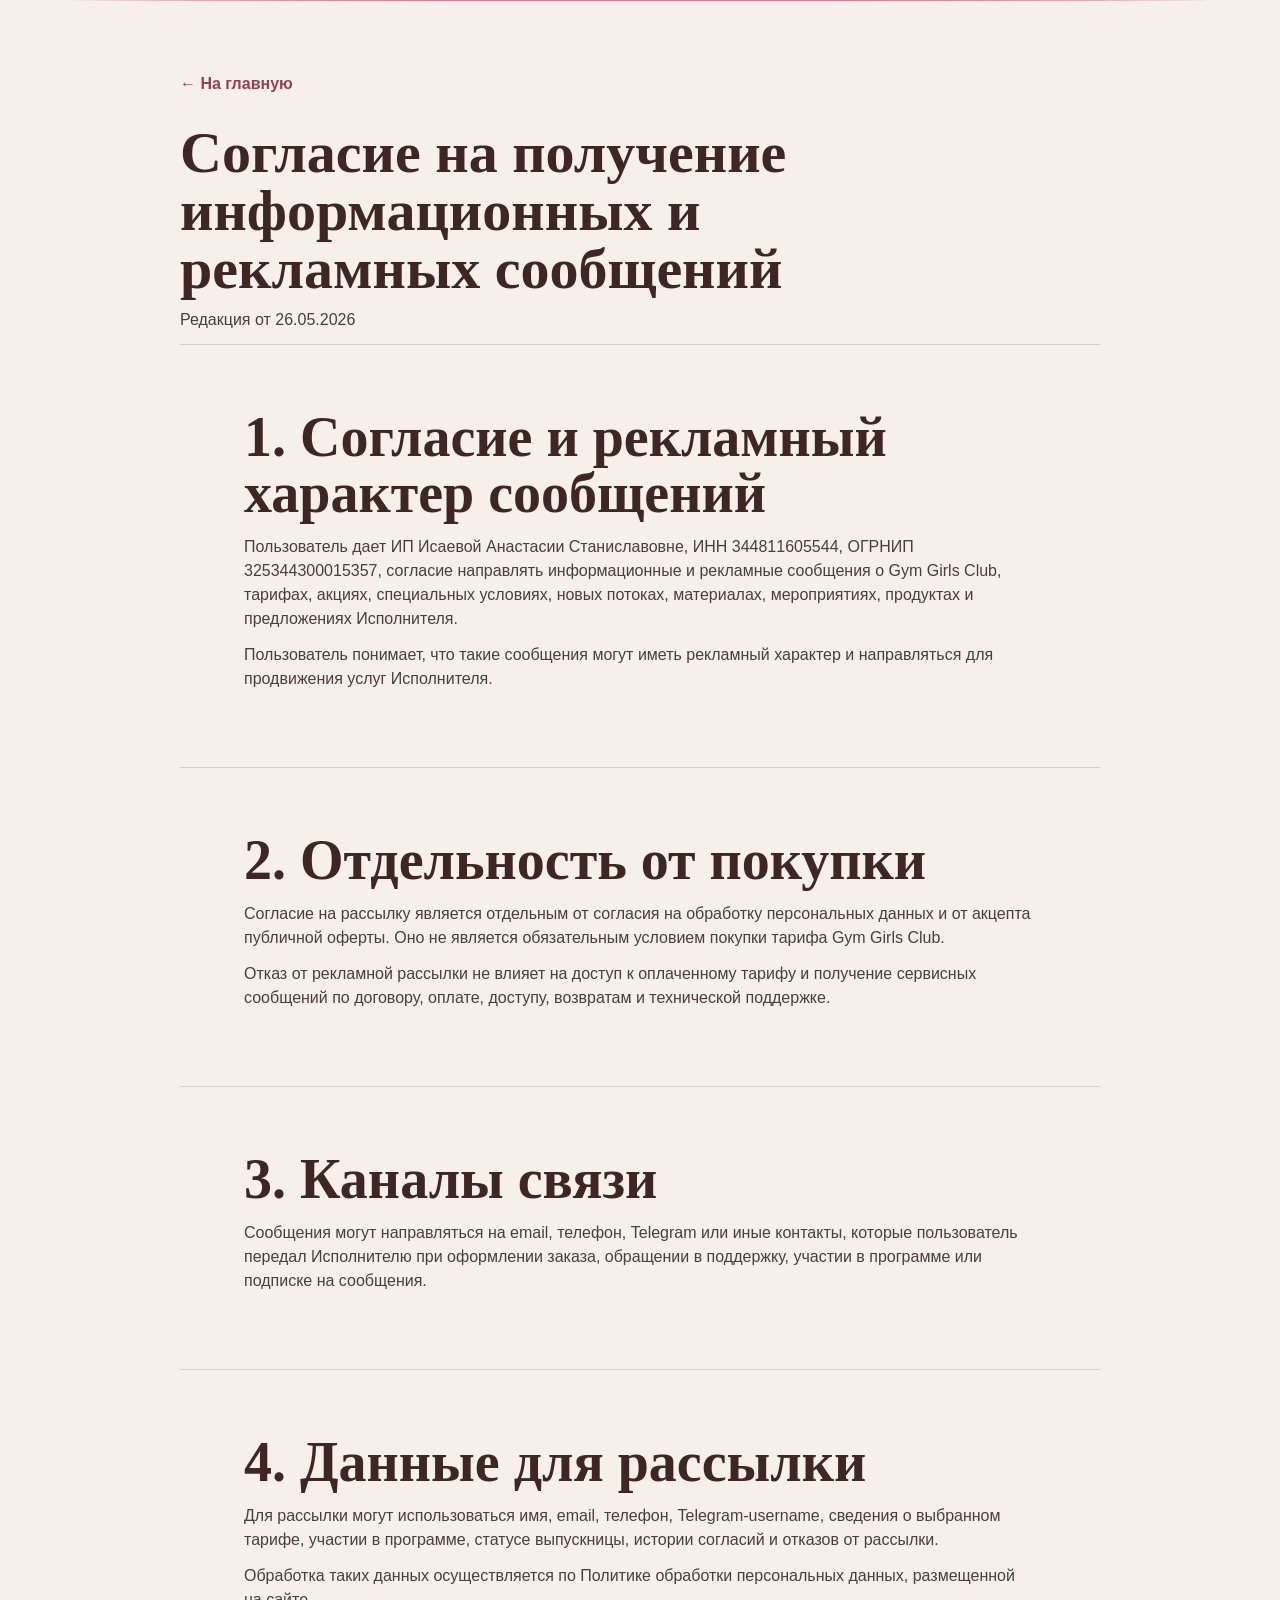
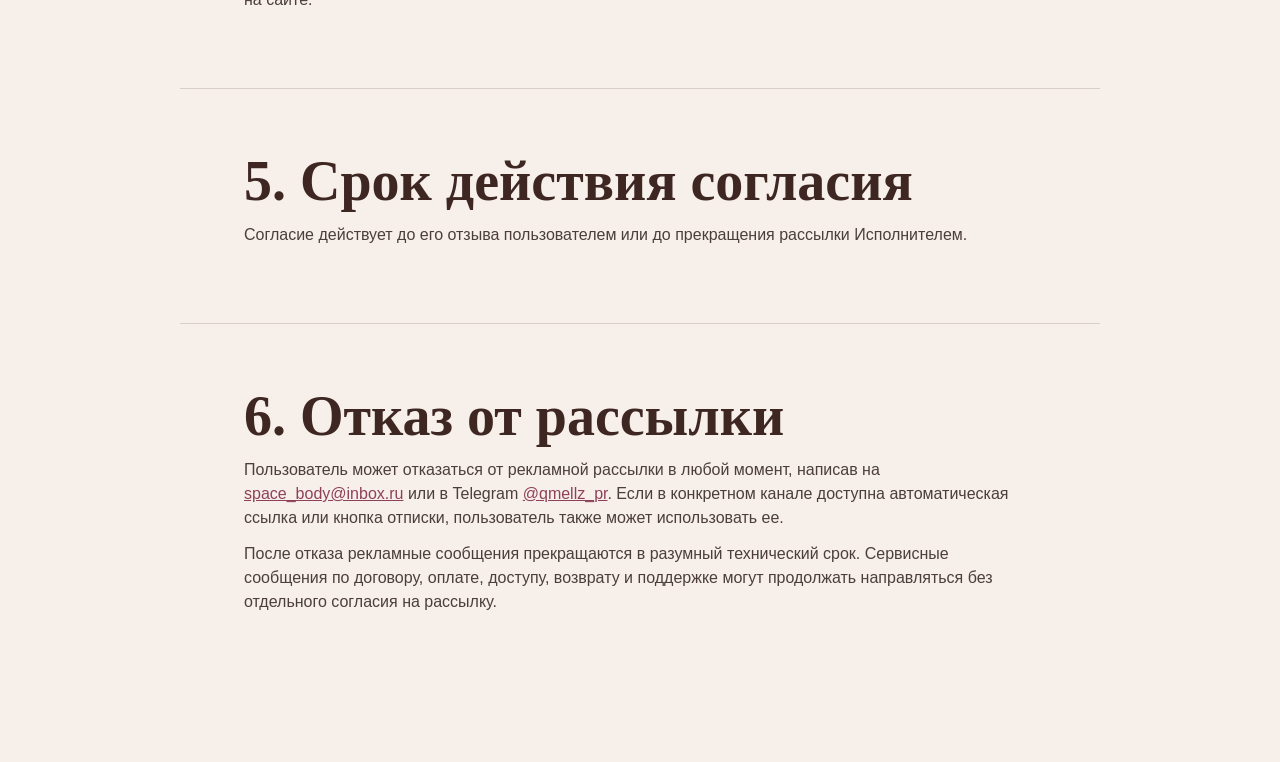
<file: assets/docs/marketing-consent.html>
<!DOCTYPE html>
<html lang="ru">
<head>
  <meta charset="UTF-8">
  <meta name="viewport" content="width=device-width, initial-scale=1.0">
  <title>Согласие на рассылку Gym Girls Club</title>
  <link rel="stylesheet" href="../css/style.css">
</head>
<body class="legal-page">
  <main class="legal">
    <a class="legal__back" href="../../index.html">← На главную</a>
    <h1>Согласие на получение информационных и рекламных сообщений</h1>
    <p class="legal__meta">Редакция от 26.05.2026</p>

    <section>
      <h2>1. Согласие и рекламный характер сообщений</h2>
      <p>Пользователь дает ИП Исаевой Анастасии Станиславовне, ИНН 344811605544, ОГРНИП 325344300015357, согласие направлять информационные и рекламные сообщения о Gym Girls Club, тарифах, акциях, специальных условиях, новых потоках, материалах, мероприятиях, продуктах и предложениях Исполнителя.</p>
      <p>Пользователь понимает, что такие сообщения могут иметь рекламный характер и направляться для продвижения услуг Исполнителя.</p>
    </section>

    <section>
      <h2>2. Отдельность от покупки</h2>
      <p>Согласие на рассылку является отдельным от согласия на обработку персональных данных и от акцепта публичной оферты. Оно не является обязательным условием покупки тарифа Gym Girls Club.</p>
      <p>Отказ от рекламной рассылки не влияет на доступ к оплаченному тарифу и получение сервисных сообщений по договору, оплате, доступу, возвратам и технической поддержке.</p>
    </section>

    <section>
      <h2>3. Каналы связи</h2>
      <p>Сообщения могут направляться на email, телефон, Telegram или иные контакты, которые пользователь передал Исполнителю при оформлении заказа, обращении в поддержку, участии в программе или подписке на сообщения.</p>
    </section>

    <section>
      <h2>4. Данные для рассылки</h2>
      <p>Для рассылки могут использоваться имя, email, телефон, Telegram-username, сведения о выбранном тарифе, участии в программе, статусе выпускницы, истории согласий и отказов от рассылки.</p>
      <p>Обработка таких данных осуществляется по Политике обработки персональных данных, размещенной на сайте.</p>
    </section>

    <section>
      <h2>5. Срок действия согласия</h2>
      <p>Согласие действует до его отзыва пользователем или до прекращения рассылки Исполнителем.</p>
    </section>

    <section>
      <h2>6. Отказ от рассылки</h2>
      <p>Пользователь может отказаться от рекламной рассылки в любой момент, написав на <a href="mailto:space_body@inbox.ru">space_body@inbox.ru</a> или в Telegram <a href="https://t.me/qmellz_pr">@qmellz_pr</a>. Если в конкретном канале доступна автоматическая ссылка или кнопка отписки, пользователь также может использовать ее.</p>
      <p>После отказа рекламные сообщения прекращаются в разумный технический срок. Сервисные сообщения по договору, оплате, доступу, возврату и поддержке могут продолжать направляться без отдельного согласия на рассылку.</p>
    </section>
  </main>
</body>
</html>
</file>
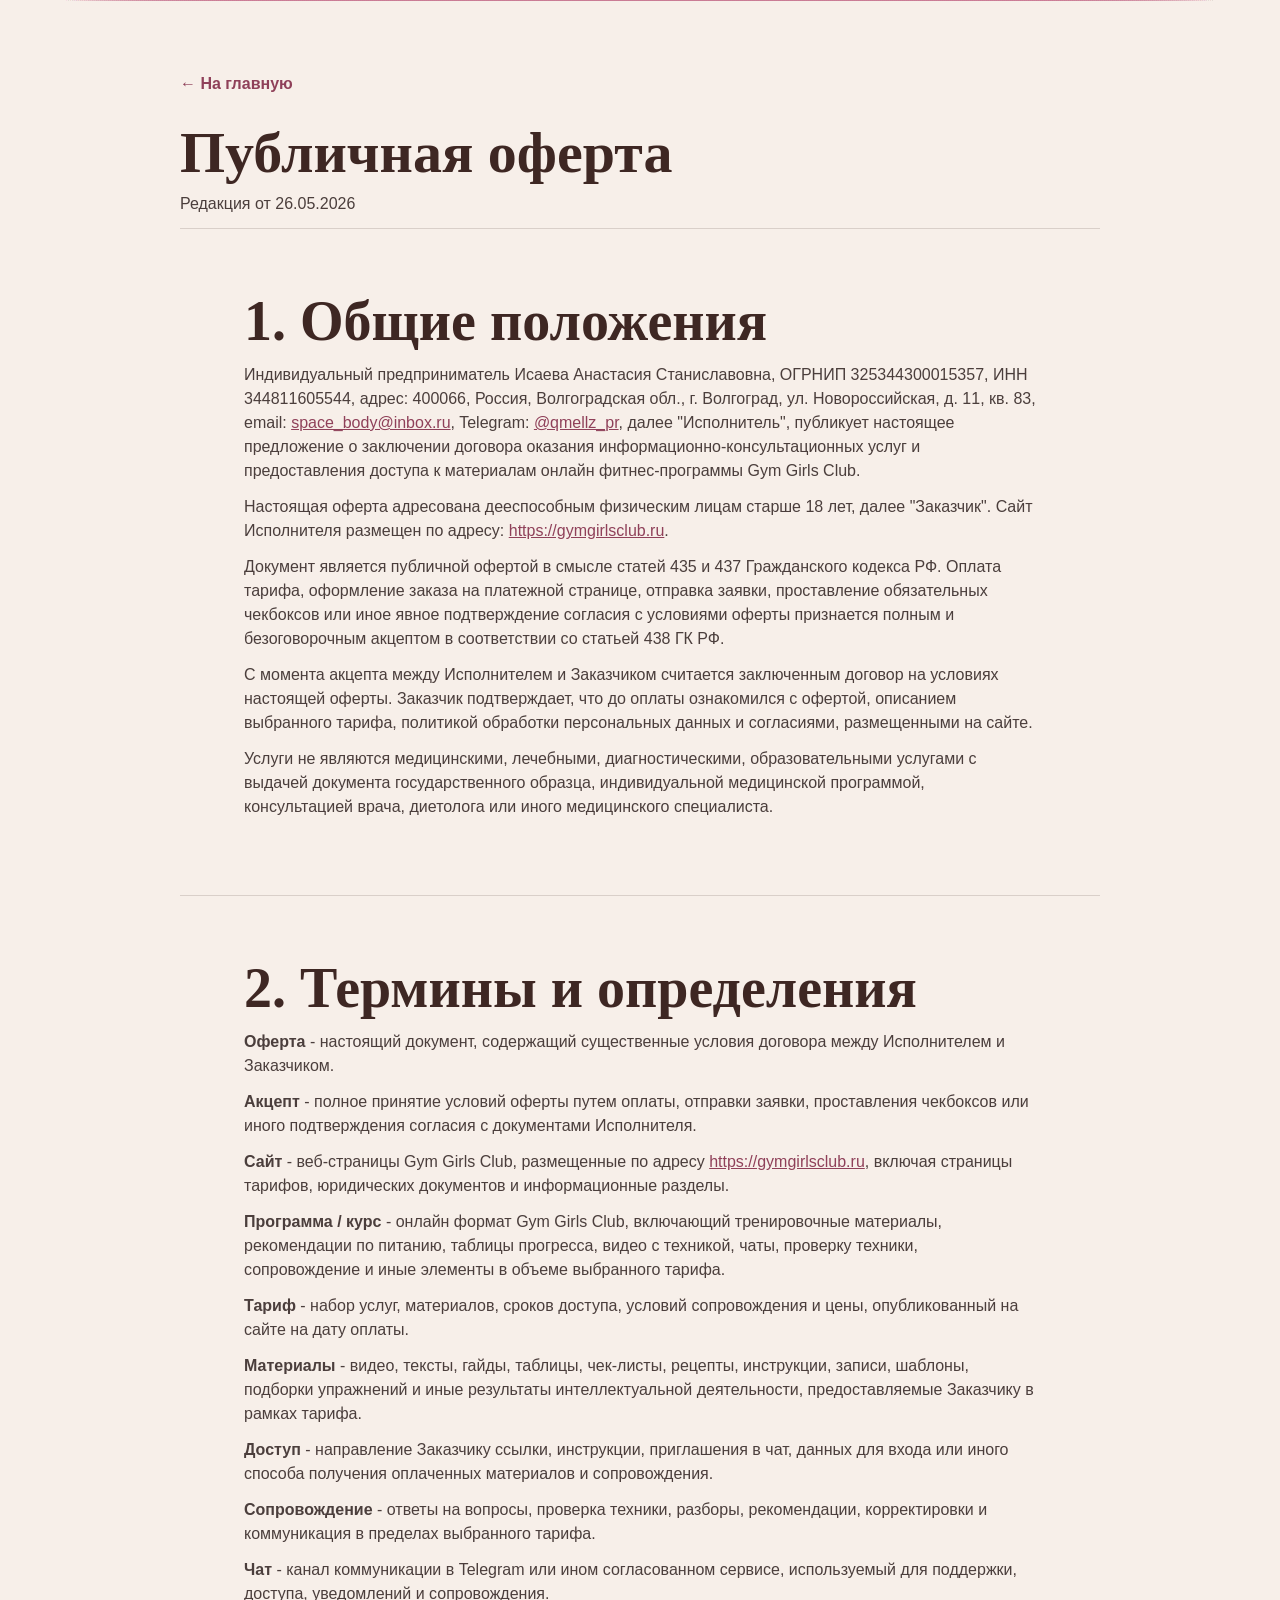
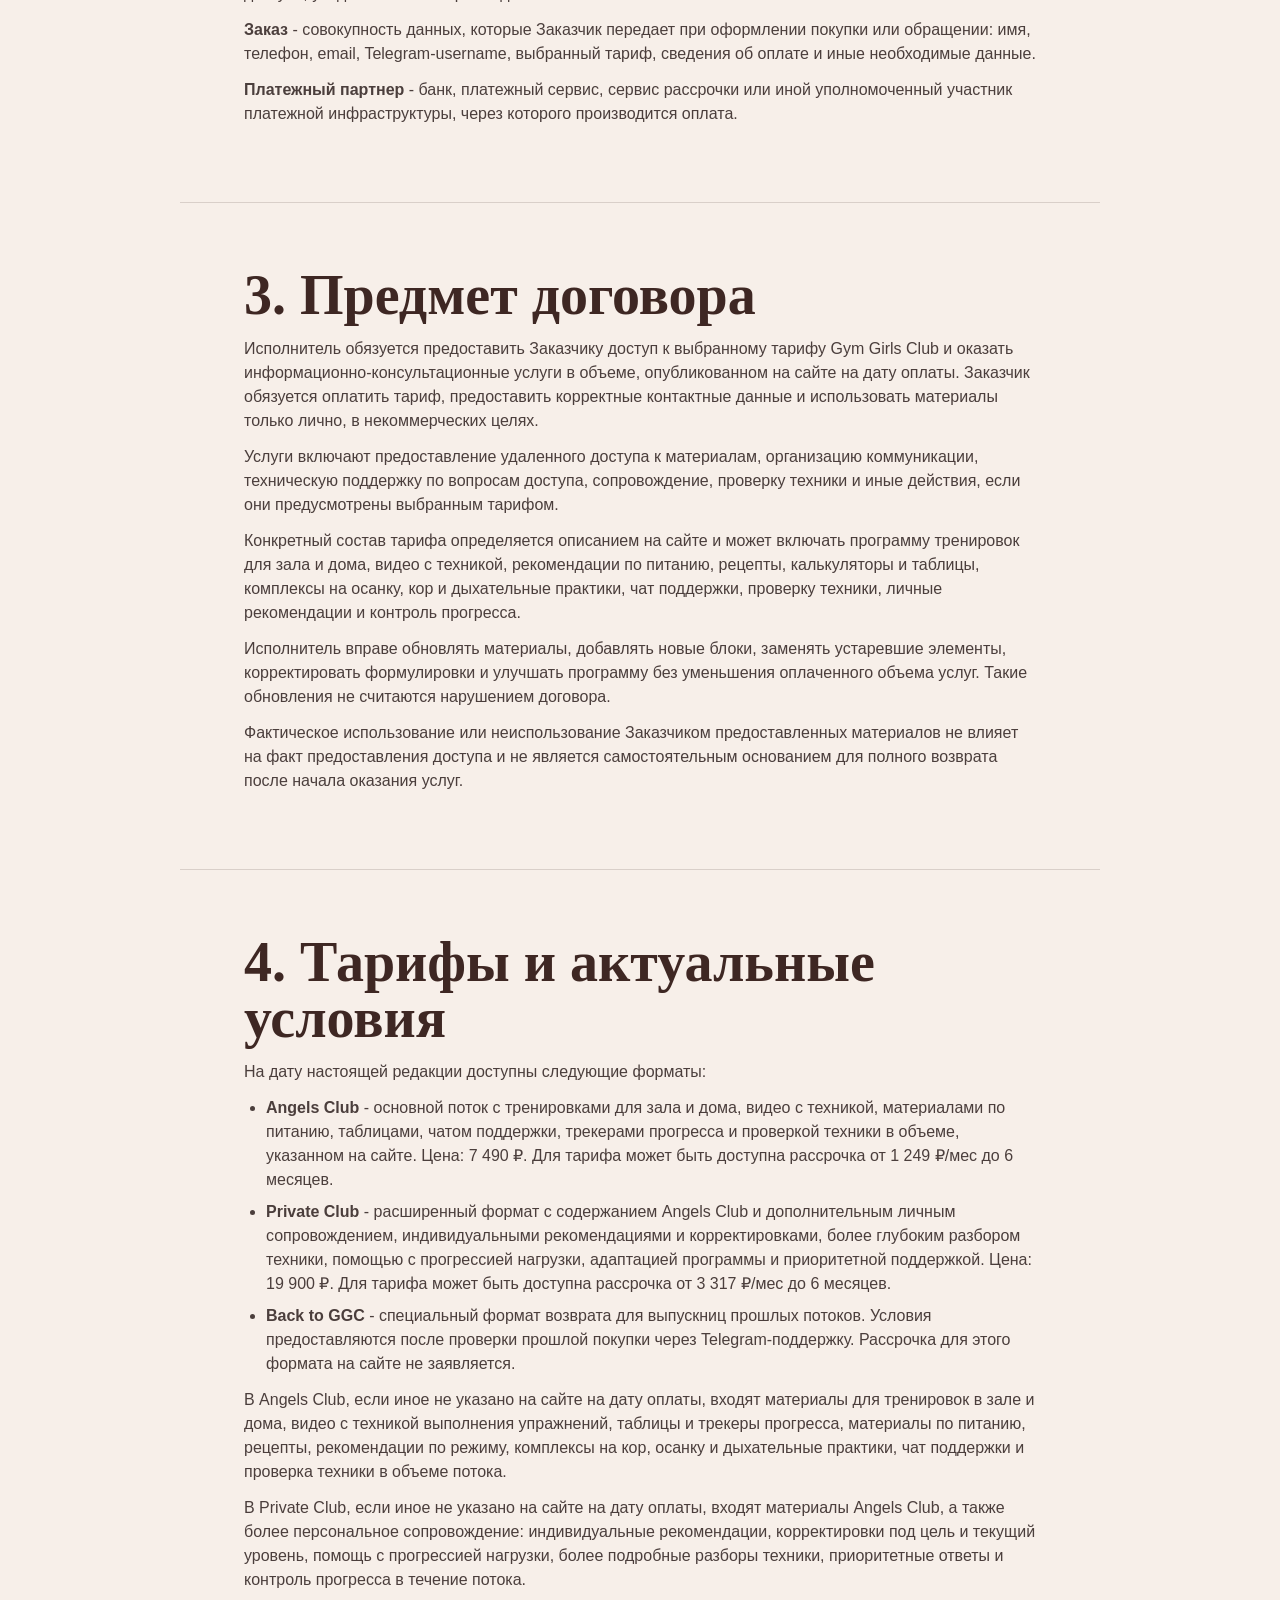
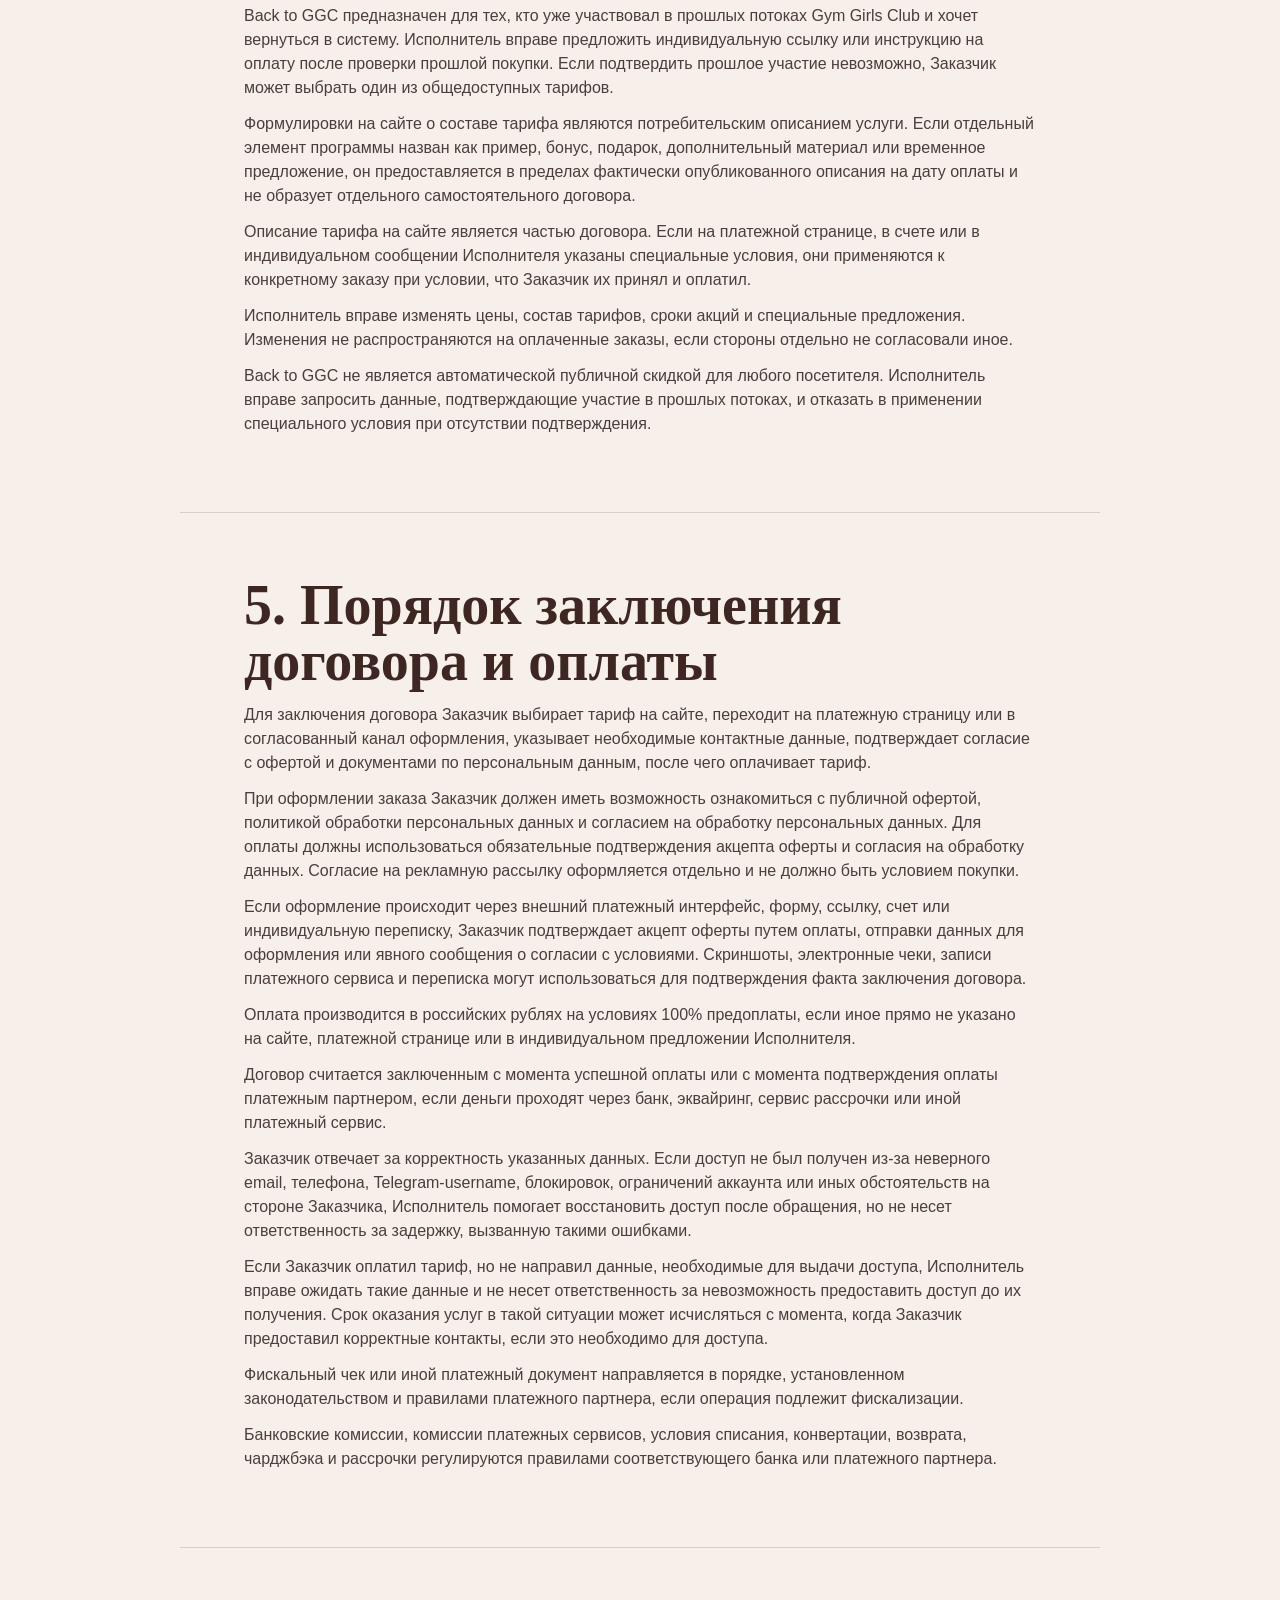
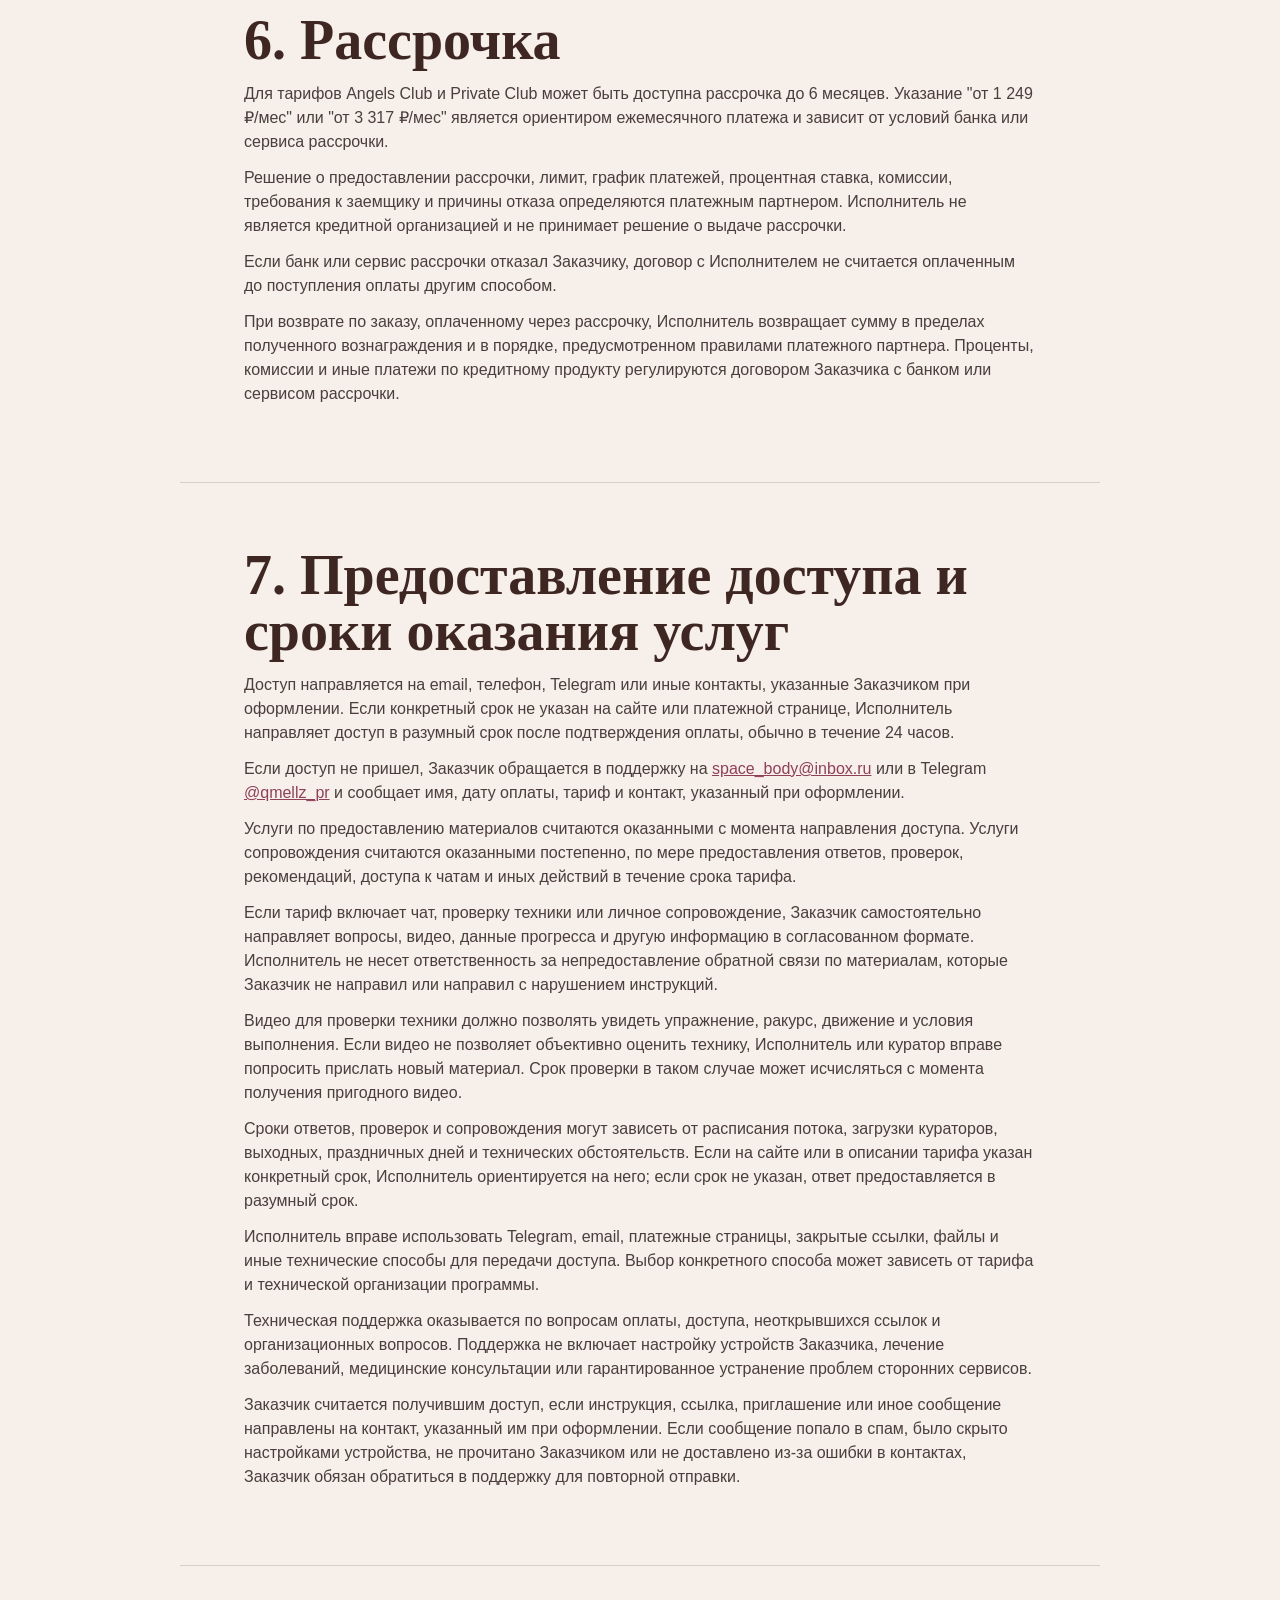
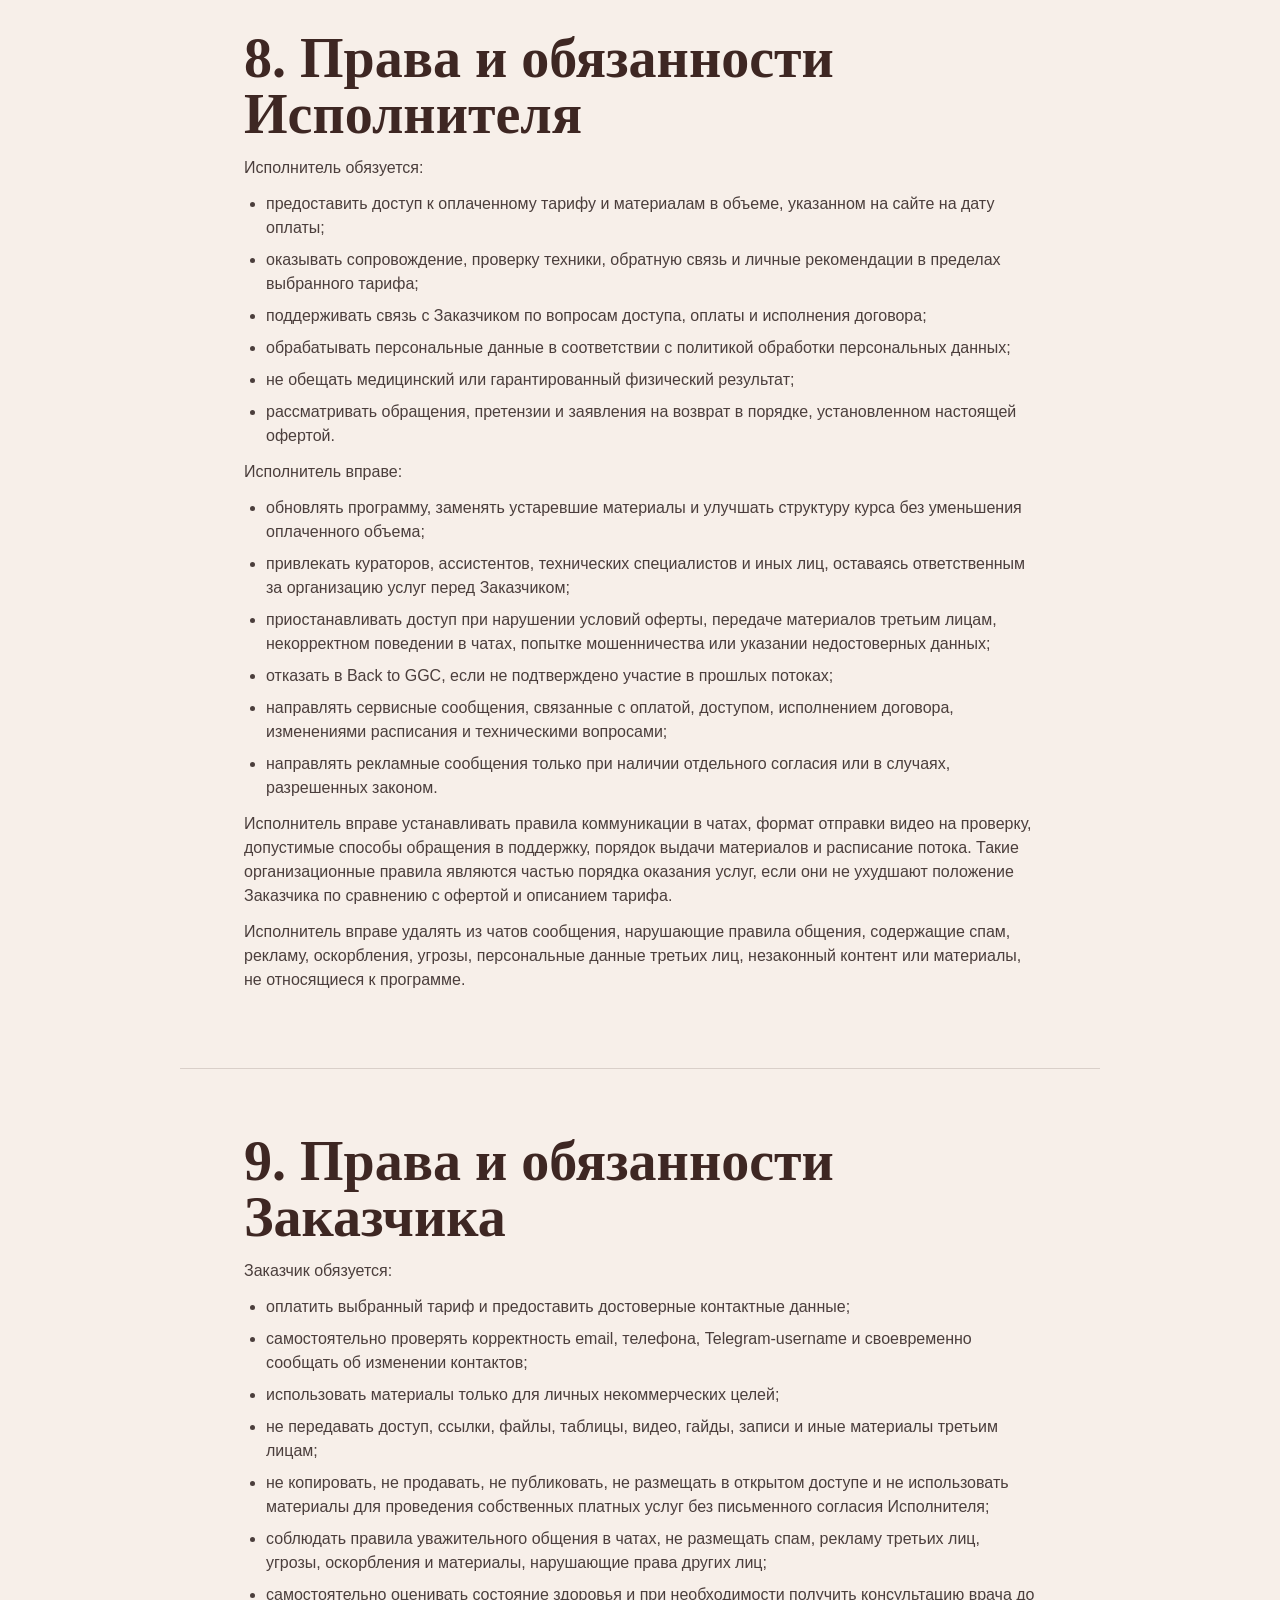
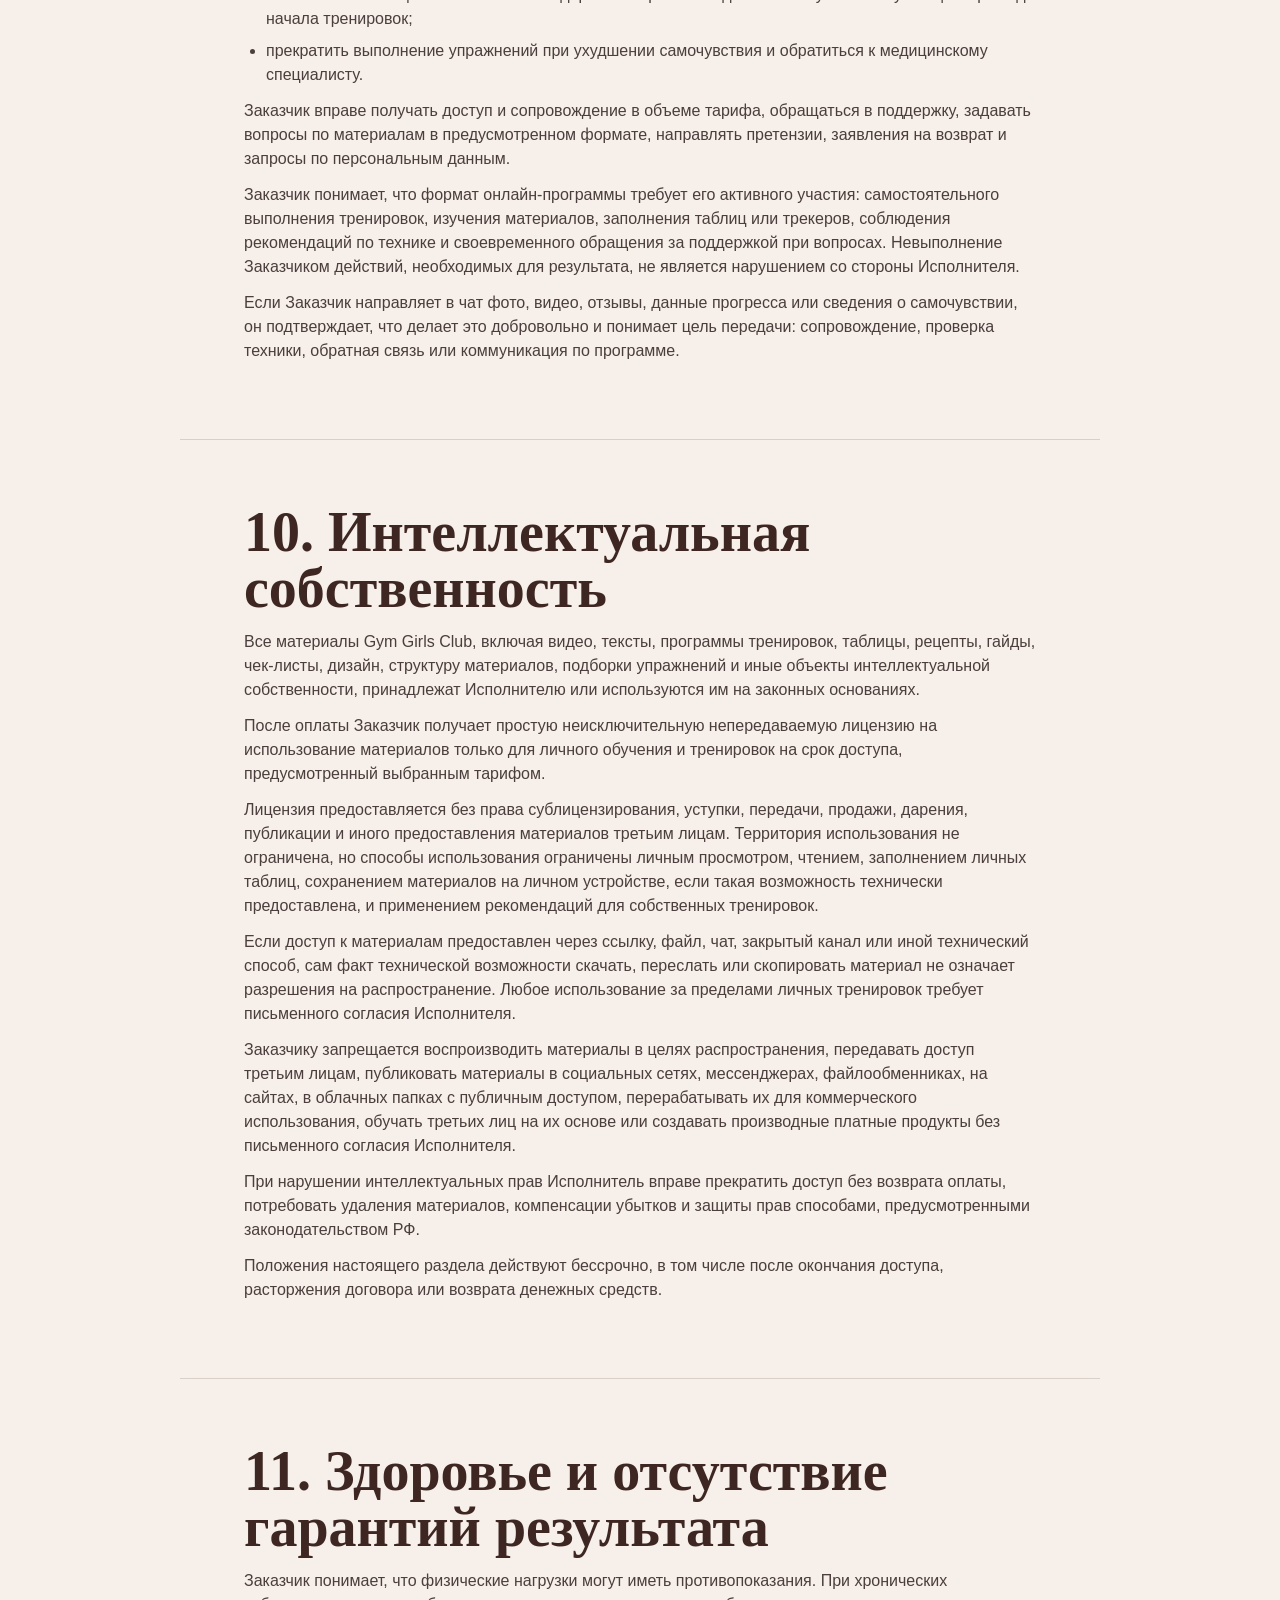
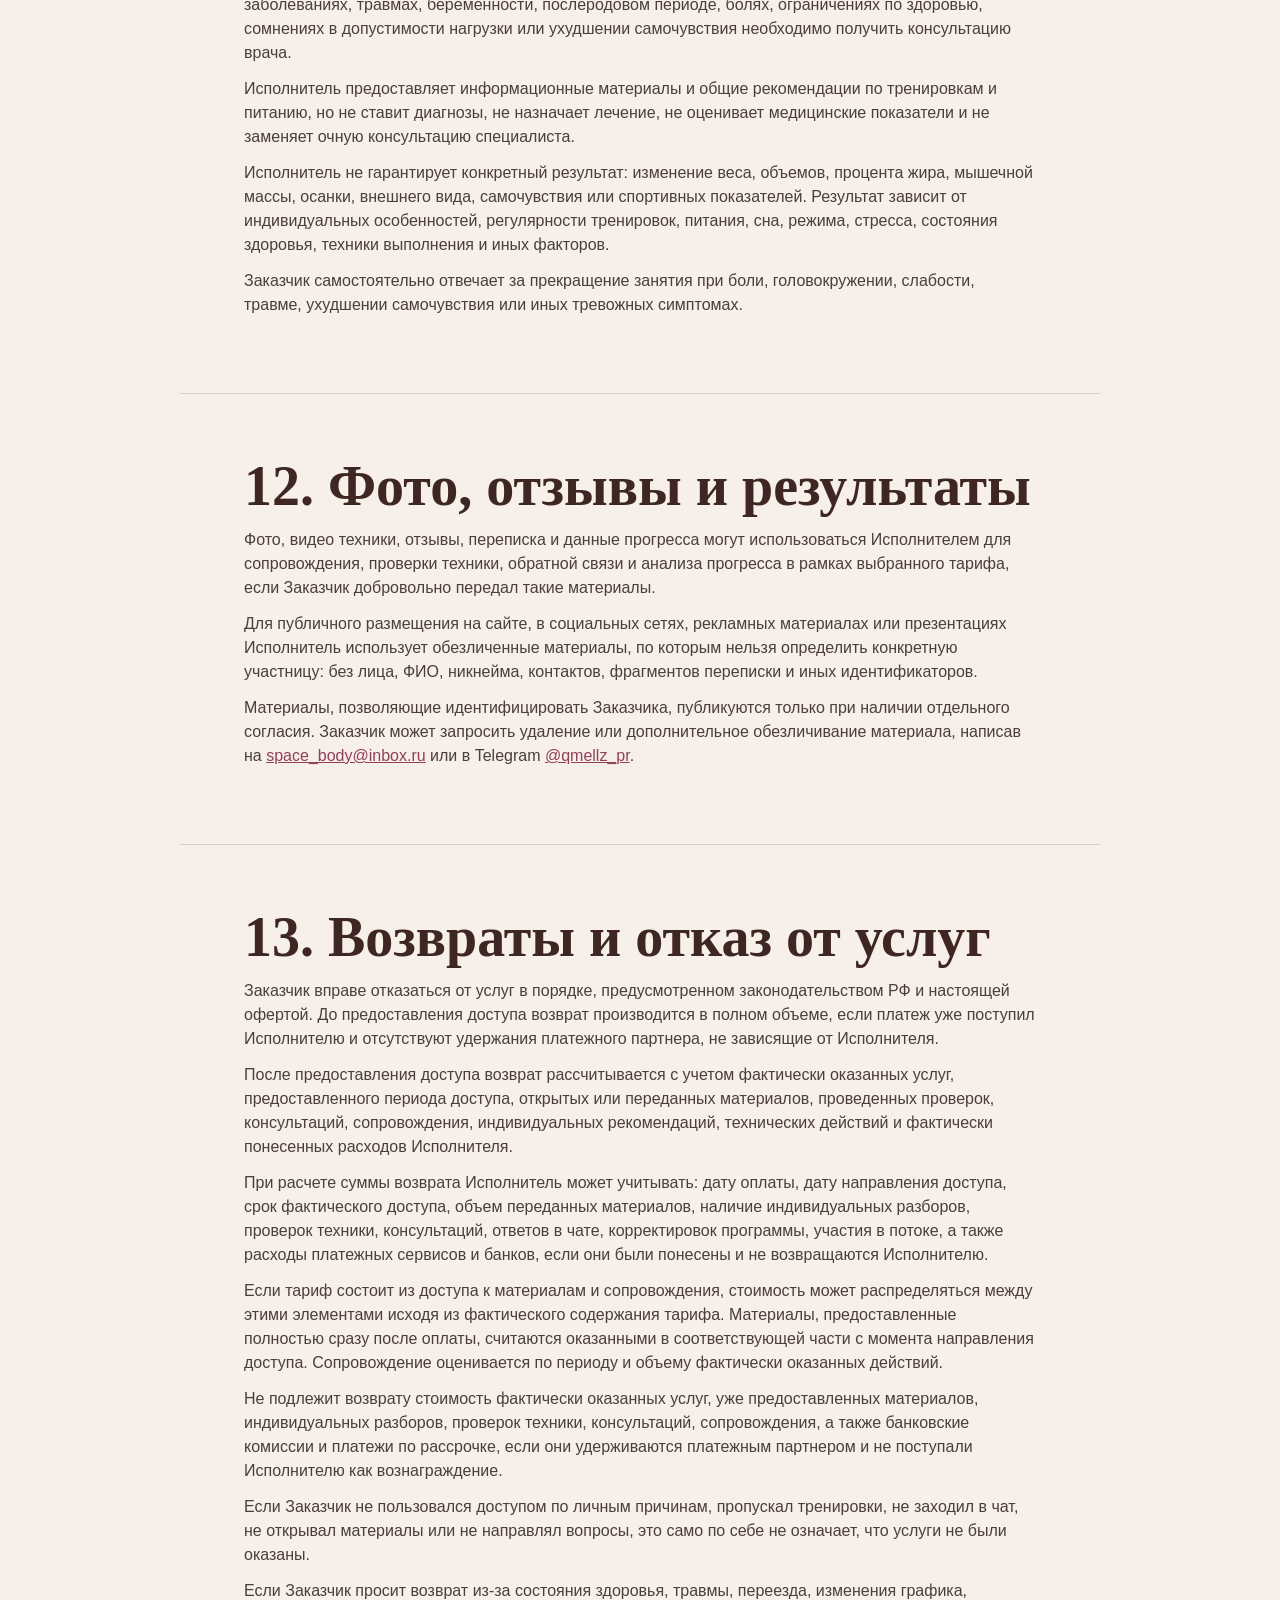
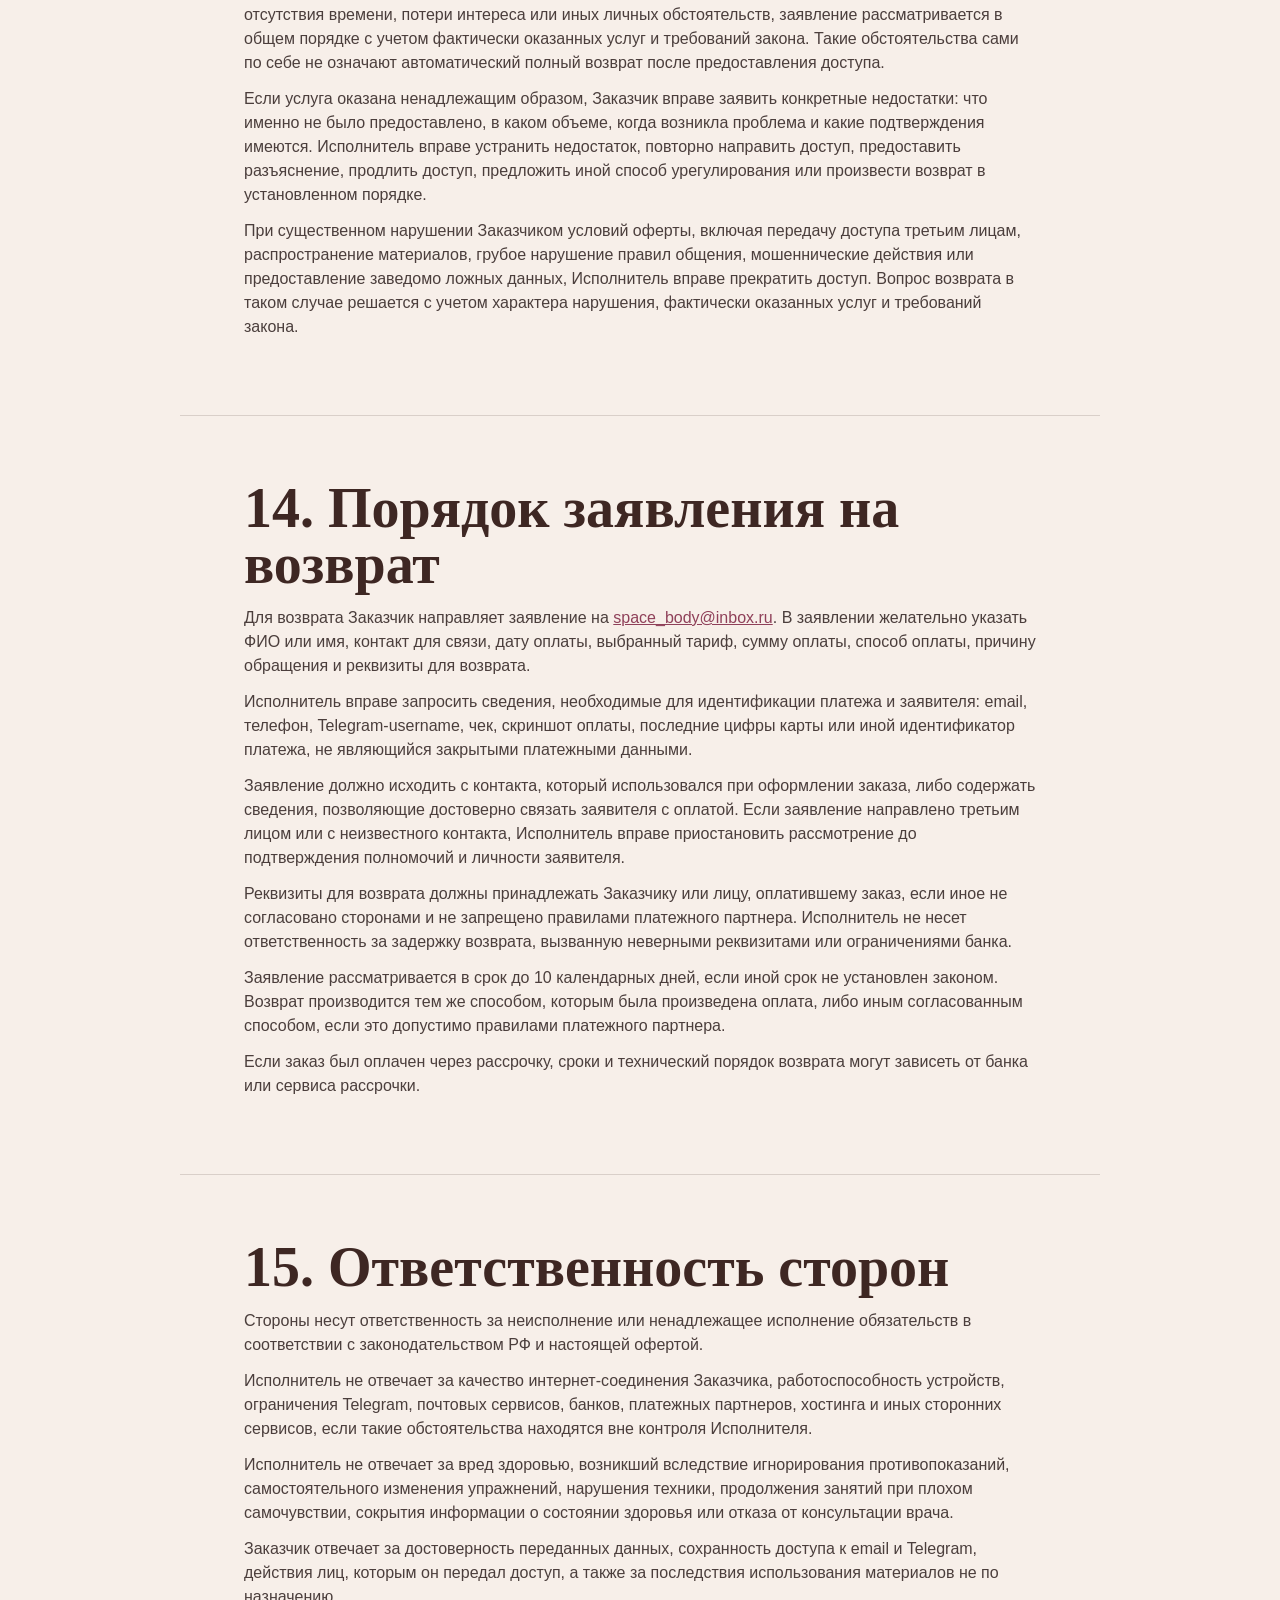
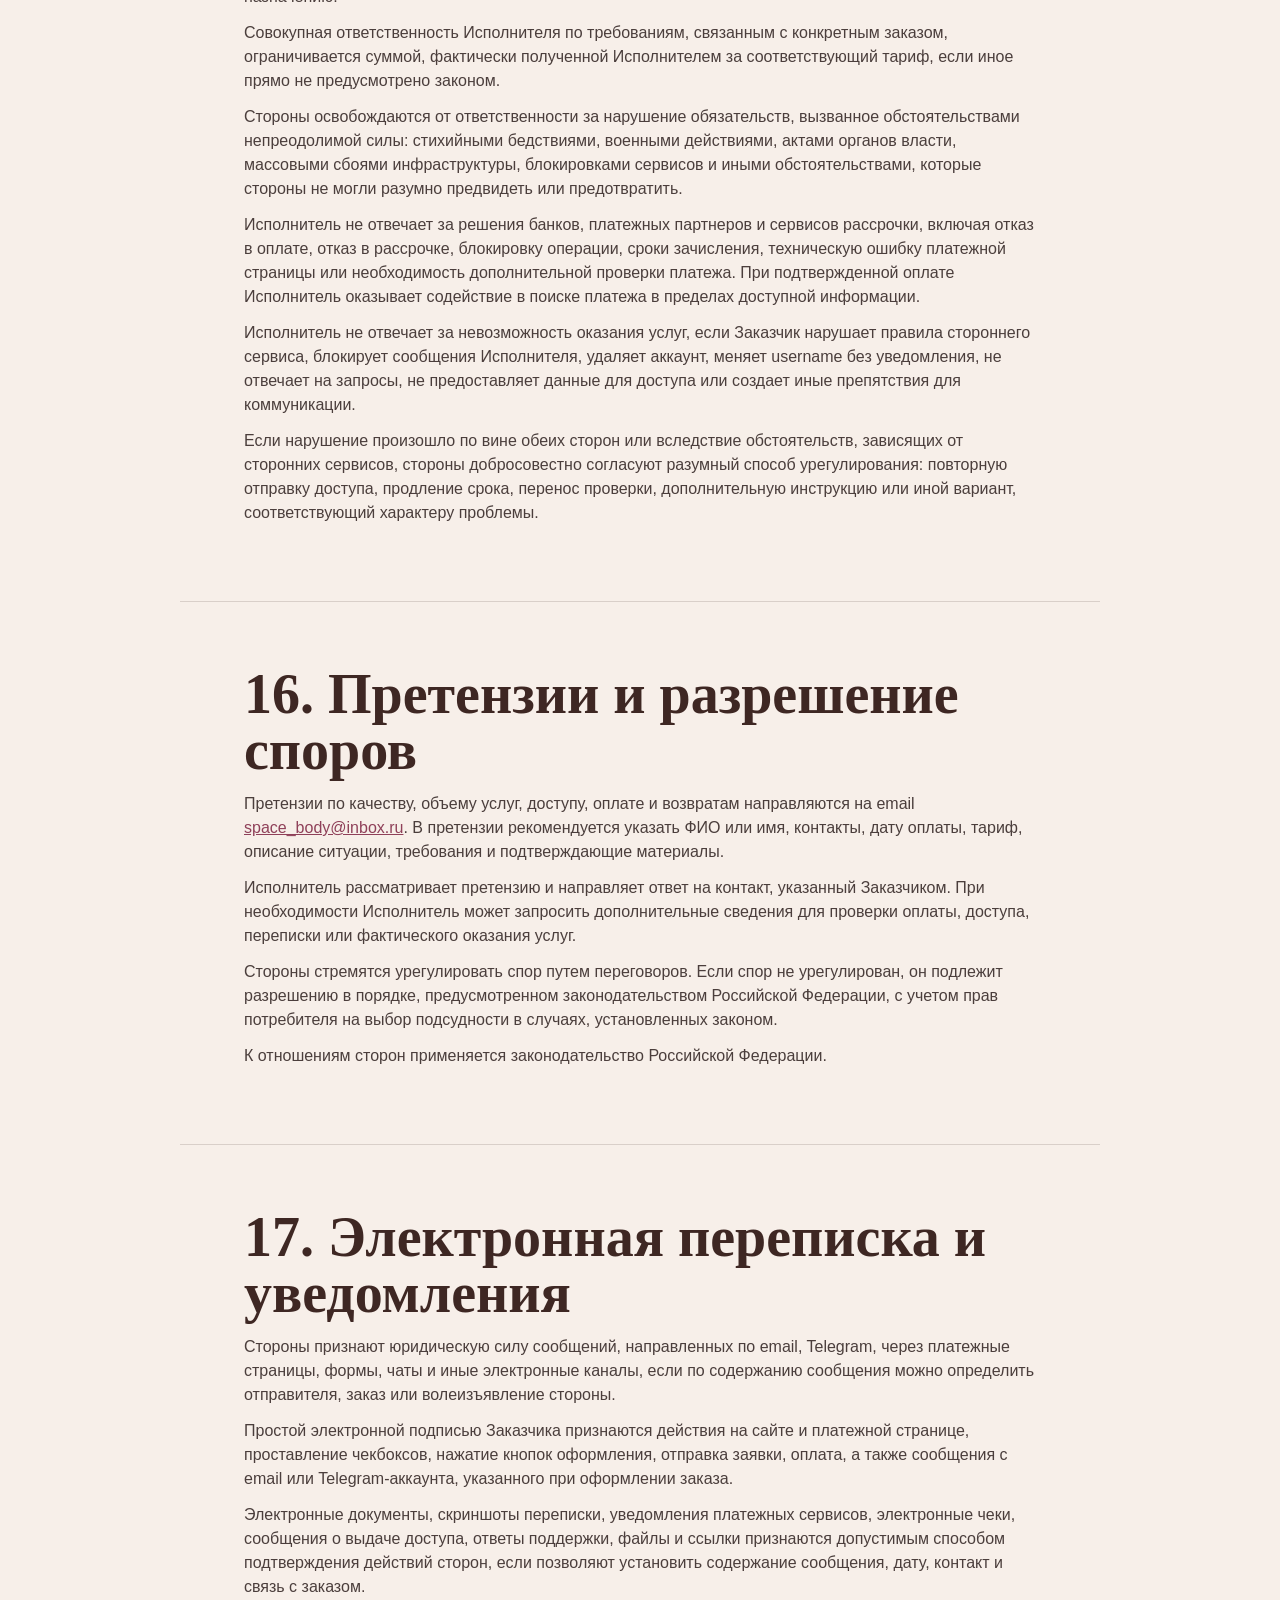
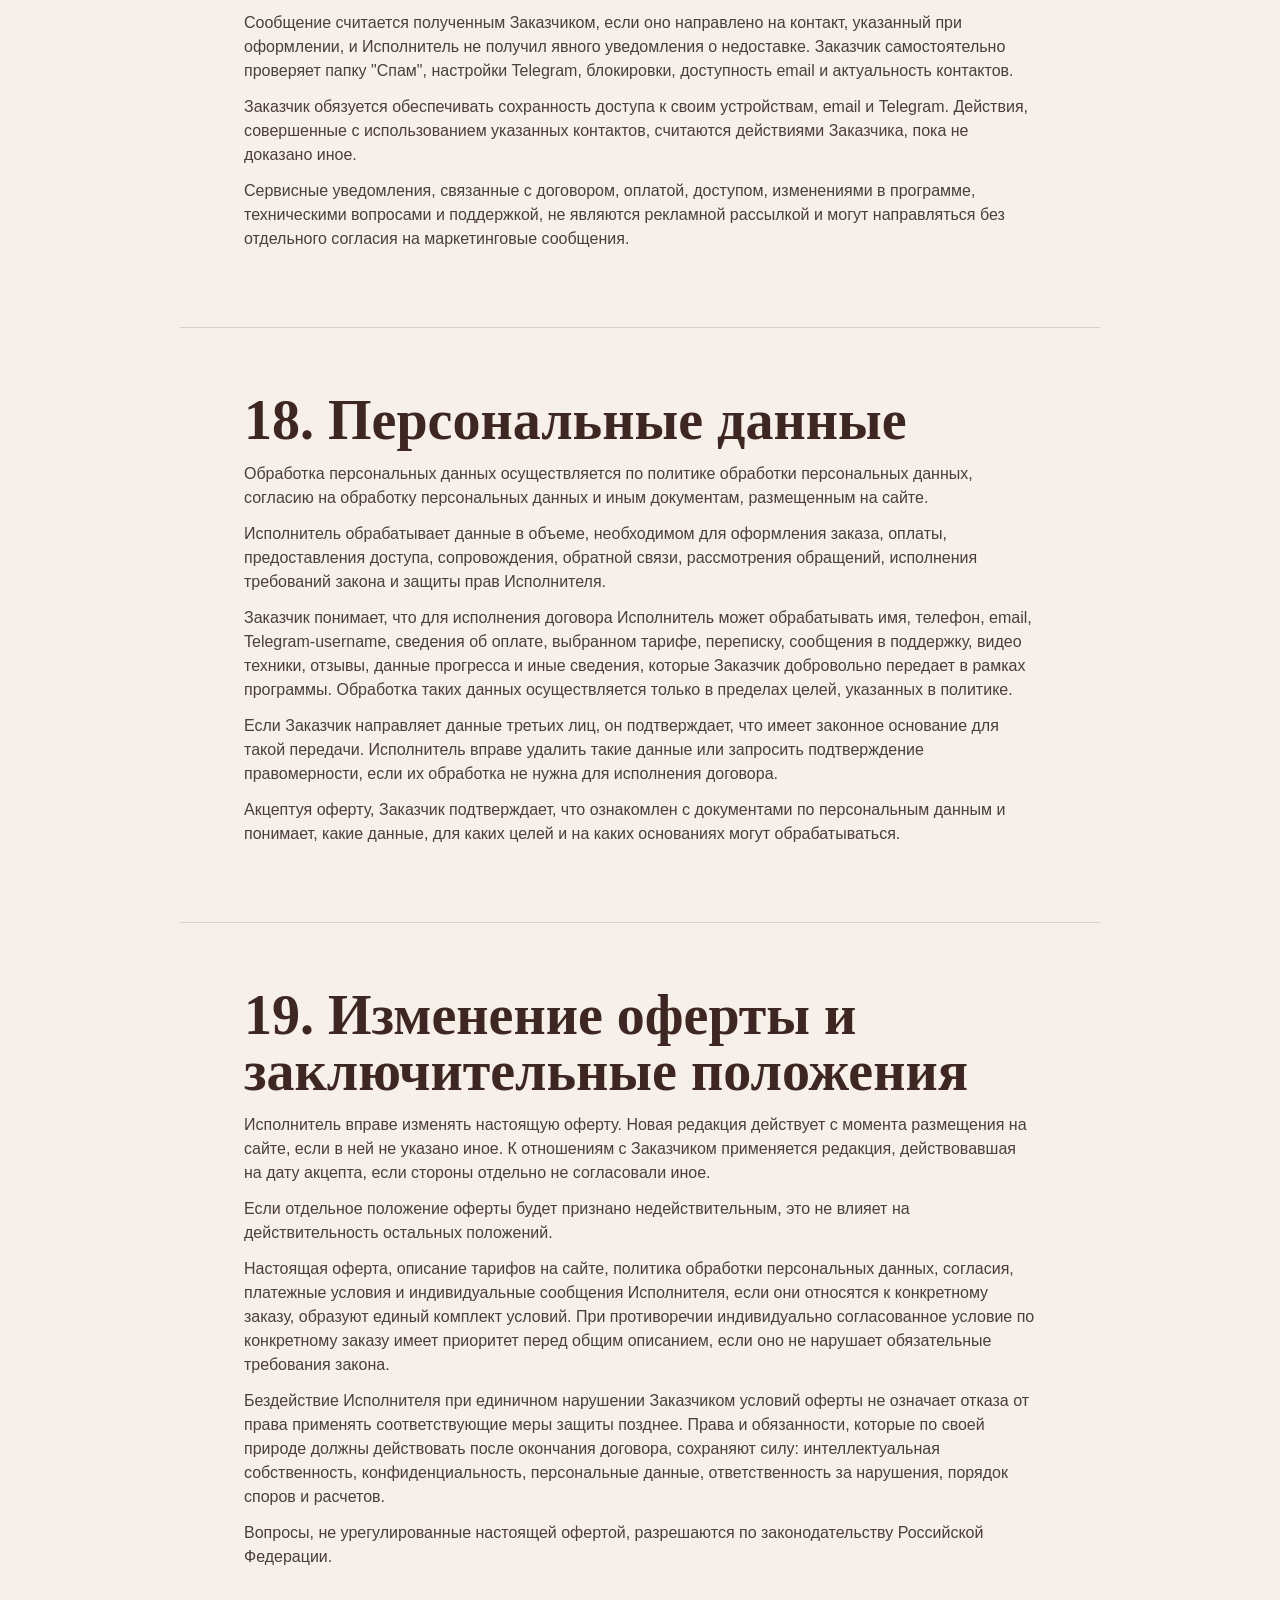
<file: assets/docs/offer.html>
<!DOCTYPE html>
<html lang="ru">
<head>
  <meta charset="UTF-8">
  <meta name="viewport" content="width=device-width, initial-scale=1.0">
  <title>Публичная оферта Gym Girls Club</title>
  <link rel="stylesheet" href="../css/style.css">
</head>
<body class="legal-page">
  <main class="legal">
    <a class="legal__back" href="../../index.html">← На главную</a>
    <h1>Публичная оферта</h1>
    <p class="legal__meta">Редакция от 26.05.2026</p>

    <section>
      <h2>1. Общие положения</h2>
      <p>Индивидуальный предприниматель Исаева Анастасия Станиславовна, ОГРНИП 325344300015357, ИНН 344811605544, адрес: 400066, Россия, Волгоградская обл., г. Волгоград, ул. Новороссийская, д. 11, кв. 83, email: <a href="mailto:space_body@inbox.ru">space_body@inbox.ru</a>, Telegram: <a href="https://t.me/qmellz_pr">@qmellz_pr</a>, далее "Исполнитель", публикует настоящее предложение о заключении договора оказания информационно-консультационных услуг и предоставления доступа к материалам онлайн фитнес-программы Gym Girls Club.</p>
      <p>Настоящая оферта адресована дееспособным физическим лицам старше 18 лет, далее "Заказчик". Сайт Исполнителя размещен по адресу: <a href="https://gymgirlsclub.ru">https://gymgirlsclub.ru</a>.</p>
      <p>Документ является публичной офертой в смысле статей 435 и 437 Гражданского кодекса РФ. Оплата тарифа, оформление заказа на платежной странице, отправка заявки, проставление обязательных чекбоксов или иное явное подтверждение согласия с условиями оферты признается полным и безоговорочным акцептом в соответствии со статьей 438 ГК РФ.</p>
      <p>С момента акцепта между Исполнителем и Заказчиком считается заключенным договор на условиях настоящей оферты. Заказчик подтверждает, что до оплаты ознакомился с офертой, описанием выбранного тарифа, политикой обработки персональных данных и согласиями, размещенными на сайте.</p>
      <p>Услуги не являются медицинскими, лечебными, диагностическими, образовательными услугами с выдачей документа государственного образца, индивидуальной медицинской программой, консультацией врача, диетолога или иного медицинского специалиста.</p>
    </section>

    <section>
      <h2>2. Термины и определения</h2>
      <p><strong>Оферта</strong> - настоящий документ, содержащий существенные условия договора между Исполнителем и Заказчиком.</p>
      <p><strong>Акцепт</strong> - полное принятие условий оферты путем оплаты, отправки заявки, проставления чекбоксов или иного подтверждения согласия с документами Исполнителя.</p>
      <p><strong>Сайт</strong> - веб-страницы Gym Girls Club, размещенные по адресу <a href="https://gymgirlsclub.ru">https://gymgirlsclub.ru</a>, включая страницы тарифов, юридических документов и информационные разделы.</p>
      <p><strong>Программа / курс</strong> - онлайн формат Gym Girls Club, включающий тренировочные материалы, рекомендации по питанию, таблицы прогресса, видео с техникой, чаты, проверку техники, сопровождение и иные элементы в объеме выбранного тарифа.</p>
      <p><strong>Тариф</strong> - набор услуг, материалов, сроков доступа, условий сопровождения и цены, опубликованный на сайте на дату оплаты.</p>
      <p><strong>Материалы</strong> - видео, тексты, гайды, таблицы, чек-листы, рецепты, инструкции, записи, шаблоны, подборки упражнений и иные результаты интеллектуальной деятельности, предоставляемые Заказчику в рамках тарифа.</p>
      <p><strong>Доступ</strong> - направление Заказчику ссылки, инструкции, приглашения в чат, данных для входа или иного способа получения оплаченных материалов и сопровождения.</p>
      <p><strong>Сопровождение</strong> - ответы на вопросы, проверка техники, разборы, рекомендации, корректировки и коммуникация в пределах выбранного тарифа.</p>
      <p><strong>Чат</strong> - канал коммуникации в Telegram или ином согласованном сервисе, используемый для поддержки, доступа, уведомлений и сопровождения.</p>
      <p><strong>Заказ</strong> - совокупность данных, которые Заказчик передает при оформлении покупки или обращении: имя, телефон, email, Telegram-username, выбранный тариф, сведения об оплате и иные необходимые данные.</p>
      <p><strong>Платежный партнер</strong> - банк, платежный сервис, сервис рассрочки или иной уполномоченный участник платежной инфраструктуры, через которого производится оплата.</p>
    </section>

    <section>
      <h2>3. Предмет договора</h2>
      <p>Исполнитель обязуется предоставить Заказчику доступ к выбранному тарифу Gym Girls Club и оказать информационно-консультационные услуги в объеме, опубликованном на сайте на дату оплаты. Заказчик обязуется оплатить тариф, предоставить корректные контактные данные и использовать материалы только лично, в некоммерческих целях.</p>
      <p>Услуги включают предоставление удаленного доступа к материалам, организацию коммуникации, техническую поддержку по вопросам доступа, сопровождение, проверку техники и иные действия, если они предусмотрены выбранным тарифом.</p>
      <p>Конкретный состав тарифа определяется описанием на сайте и может включать программу тренировок для зала и дома, видео с техникой, рекомендации по питанию, рецепты, калькуляторы и таблицы, комплексы на осанку, кор и дыхательные практики, чат поддержки, проверку техники, личные рекомендации и контроль прогресса.</p>
      <p>Исполнитель вправе обновлять материалы, добавлять новые блоки, заменять устаревшие элементы, корректировать формулировки и улучшать программу без уменьшения оплаченного объема услуг. Такие обновления не считаются нарушением договора.</p>
      <p>Фактическое использование или неиспользование Заказчиком предоставленных материалов не влияет на факт предоставления доступа и не является самостоятельным основанием для полного возврата после начала оказания услуг.</p>
    </section>

    <section>
      <h2>4. Тарифы и актуальные условия</h2>
      <p>На дату настоящей редакции доступны следующие форматы:</p>
      <ul>
        <li><strong>Angels Club</strong> - основной поток с тренировками для зала и дома, видео с техникой, материалами по питанию, таблицами, чатом поддержки, трекерами прогресса и проверкой техники в объеме, указанном на сайте. Цена: 7 490 ₽. Для тарифа может быть доступна рассрочка от 1 249 ₽/мес до 6 месяцев.</li>
        <li><strong>Private Club</strong> - расширенный формат с содержанием Angels Club и дополнительным личным сопровождением, индивидуальными рекомендациями и корректировками, более глубоким разбором техники, помощью с прогрессией нагрузки, адаптацией программы и приоритетной поддержкой. Цена: 19 900 ₽. Для тарифа может быть доступна рассрочка от 3 317 ₽/мес до 6 месяцев.</li>
        <li><strong>Back to GGC</strong> - специальный формат возврата для выпускниц прошлых потоков. Условия предоставляются после проверки прошлой покупки через Telegram-поддержку. Рассрочка для этого формата на сайте не заявляется.</li>
      </ul>
      <p>В Angels Club, если иное не указано на сайте на дату оплаты, входят материалы для тренировок в зале и дома, видео с техникой выполнения упражнений, таблицы и трекеры прогресса, материалы по питанию, рецепты, рекомендации по режиму, комплексы на кор, осанку и дыхательные практики, чат поддержки и проверка техники в объеме потока.</p>
      <p>В Private Club, если иное не указано на сайте на дату оплаты, входят материалы Angels Club, а также более персональное сопровождение: индивидуальные рекомендации, корректировки под цель и текущий уровень, помощь с прогрессией нагрузки, более подробные разборы техники, приоритетные ответы и контроль прогресса в течение потока.</p>
      <p>Back to GGC предназначен для тех, кто уже участвовал в прошлых потоках Gym Girls Club и хочет вернуться в систему. Исполнитель вправе предложить индивидуальную ссылку или инструкцию на оплату после проверки прошлой покупки. Если подтвердить прошлое участие невозможно, Заказчик может выбрать один из общедоступных тарифов.</p>
      <p>Формулировки на сайте о составе тарифа являются потребительским описанием услуги. Если отдельный элемент программы назван как пример, бонус, подарок, дополнительный материал или временное предложение, он предоставляется в пределах фактически опубликованного описания на дату оплаты и не образует отдельного самостоятельного договора.</p>
      <p>Описание тарифа на сайте является частью договора. Если на платежной странице, в счете или в индивидуальном сообщении Исполнителя указаны специальные условия, они применяются к конкретному заказу при условии, что Заказчик их принял и оплатил.</p>
      <p>Исполнитель вправе изменять цены, состав тарифов, сроки акций и специальные предложения. Изменения не распространяются на оплаченные заказы, если стороны отдельно не согласовали иное.</p>
      <p>Back to GGC не является автоматической публичной скидкой для любого посетителя. Исполнитель вправе запросить данные, подтверждающие участие в прошлых потоках, и отказать в применении специального условия при отсутствии подтверждения.</p>
    </section>

    <section>
      <h2>5. Порядок заключения договора и оплаты</h2>
      <p>Для заключения договора Заказчик выбирает тариф на сайте, переходит на платежную страницу или в согласованный канал оформления, указывает необходимые контактные данные, подтверждает согласие с офертой и документами по персональным данным, после чего оплачивает тариф.</p>
      <p>При оформлении заказа Заказчик должен иметь возможность ознакомиться с публичной офертой, политикой обработки персональных данных и согласием на обработку персональных данных. Для оплаты должны использоваться обязательные подтверждения акцепта оферты и согласия на обработку данных. Согласие на рекламную рассылку оформляется отдельно и не должно быть условием покупки.</p>
      <p>Если оформление происходит через внешний платежный интерфейс, форму, ссылку, счет или индивидуальную переписку, Заказчик подтверждает акцепт оферты путем оплаты, отправки данных для оформления или явного сообщения о согласии с условиями. Скриншоты, электронные чеки, записи платежного сервиса и переписка могут использоваться для подтверждения факта заключения договора.</p>
      <p>Оплата производится в российских рублях на условиях 100% предоплаты, если иное прямо не указано на сайте, платежной странице или в индивидуальном предложении Исполнителя.</p>
      <p>Договор считается заключенным с момента успешной оплаты или с момента подтверждения оплаты платежным партнером, если деньги проходят через банк, эквайринг, сервис рассрочки или иной платежный сервис.</p>
      <p>Заказчик отвечает за корректность указанных данных. Если доступ не был получен из-за неверного email, телефона, Telegram-username, блокировок, ограничений аккаунта или иных обстоятельств на стороне Заказчика, Исполнитель помогает восстановить доступ после обращения, но не несет ответственность за задержку, вызванную такими ошибками.</p>
      <p>Если Заказчик оплатил тариф, но не направил данные, необходимые для выдачи доступа, Исполнитель вправе ожидать такие данные и не несет ответственность за невозможность предоставить доступ до их получения. Срок оказания услуг в такой ситуации может исчисляться с момента, когда Заказчик предоставил корректные контакты, если это необходимо для доступа.</p>
      <p>Фискальный чек или иной платежный документ направляется в порядке, установленном законодательством и правилами платежного партнера, если операция подлежит фискализации.</p>
      <p>Банковские комиссии, комиссии платежных сервисов, условия списания, конвертации, возврата, чарджбэка и рассрочки регулируются правилами соответствующего банка или платежного партнера.</p>
    </section>

    <section>
      <h2>6. Рассрочка</h2>
      <p>Для тарифов Angels Club и Private Club может быть доступна рассрочка до 6 месяцев. Указание "от 1 249 ₽/мес" или "от 3 317 ₽/мес" является ориентиром ежемесячного платежа и зависит от условий банка или сервиса рассрочки.</p>
      <p>Решение о предоставлении рассрочки, лимит, график платежей, процентная ставка, комиссии, требования к заемщику и причины отказа определяются платежным партнером. Исполнитель не является кредитной организацией и не принимает решение о выдаче рассрочки.</p>
      <p>Если банк или сервис рассрочки отказал Заказчику, договор с Исполнителем не считается оплаченным до поступления оплаты другим способом.</p>
      <p>При возврате по заказу, оплаченному через рассрочку, Исполнитель возвращает сумму в пределах полученного вознаграждения и в порядке, предусмотренном правилами платежного партнера. Проценты, комиссии и иные платежи по кредитному продукту регулируются договором Заказчика с банком или сервисом рассрочки.</p>
    </section>

    <section>
      <h2>7. Предоставление доступа и сроки оказания услуг</h2>
      <p>Доступ направляется на email, телефон, Telegram или иные контакты, указанные Заказчиком при оформлении. Если конкретный срок не указан на сайте или платежной странице, Исполнитель направляет доступ в разумный срок после подтверждения оплаты, обычно в течение 24 часов.</p>
      <p>Если доступ не пришел, Заказчик обращается в поддержку на <a href="mailto:space_body@inbox.ru">space_body@inbox.ru</a> или в Telegram <a href="https://t.me/qmellz_pr">@qmellz_pr</a> и сообщает имя, дату оплаты, тариф и контакт, указанный при оформлении.</p>
      <p>Услуги по предоставлению материалов считаются оказанными с момента направления доступа. Услуги сопровождения считаются оказанными постепенно, по мере предоставления ответов, проверок, рекомендаций, доступа к чатам и иных действий в течение срока тарифа.</p>
      <p>Если тариф включает чат, проверку техники или личное сопровождение, Заказчик самостоятельно направляет вопросы, видео, данные прогресса и другую информацию в согласованном формате. Исполнитель не несет ответственность за непредоставление обратной связи по материалам, которые Заказчик не направил или направил с нарушением инструкций.</p>
      <p>Видео для проверки техники должно позволять увидеть упражнение, ракурс, движение и условия выполнения. Если видео не позволяет объективно оценить технику, Исполнитель или куратор вправе попросить прислать новый материал. Срок проверки в таком случае может исчисляться с момента получения пригодного видео.</p>
      <p>Сроки ответов, проверок и сопровождения могут зависеть от расписания потока, загрузки кураторов, выходных, праздничных дней и технических обстоятельств. Если на сайте или в описании тарифа указан конкретный срок, Исполнитель ориентируется на него; если срок не указан, ответ предоставляется в разумный срок.</p>
      <p>Исполнитель вправе использовать Telegram, email, платежные страницы, закрытые ссылки, файлы и иные технические способы для передачи доступа. Выбор конкретного способа может зависеть от тарифа и технической организации программы.</p>
      <p>Техническая поддержка оказывается по вопросам оплаты, доступа, неоткрывшихся ссылок и организационных вопросов. Поддержка не включает настройку устройств Заказчика, лечение заболеваний, медицинские консультации или гарантированное устранение проблем сторонних сервисов.</p>
      <p>Заказчик считается получившим доступ, если инструкция, ссылка, приглашение или иное сообщение направлены на контакт, указанный им при оформлении. Если сообщение попало в спам, было скрыто настройками устройства, не прочитано Заказчиком или не доставлено из-за ошибки в контактах, Заказчик обязан обратиться в поддержку для повторной отправки.</p>
    </section>

    <section>
      <h2>8. Права и обязанности Исполнителя</h2>
      <p>Исполнитель обязуется:</p>
      <ul>
        <li>предоставить доступ к оплаченному тарифу и материалам в объеме, указанном на сайте на дату оплаты;</li>
        <li>оказывать сопровождение, проверку техники, обратную связь и личные рекомендации в пределах выбранного тарифа;</li>
        <li>поддерживать связь с Заказчиком по вопросам доступа, оплаты и исполнения договора;</li>
        <li>обрабатывать персональные данные в соответствии с политикой обработки персональных данных;</li>
        <li>не обещать медицинский или гарантированный физический результат;</li>
        <li>рассматривать обращения, претензии и заявления на возврат в порядке, установленном настоящей офертой.</li>
      </ul>
      <p>Исполнитель вправе:</p>
      <ul>
        <li>обновлять программу, заменять устаревшие материалы и улучшать структуру курса без уменьшения оплаченного объема;</li>
        <li>привлекать кураторов, ассистентов, технических специалистов и иных лиц, оставаясь ответственным за организацию услуг перед Заказчиком;</li>
        <li>приостанавливать доступ при нарушении условий оферты, передаче материалов третьим лицам, некорректном поведении в чатах, попытке мошенничества или указании недостоверных данных;</li>
        <li>отказать в Back to GGC, если не подтверждено участие в прошлых потоках;</li>
        <li>направлять сервисные сообщения, связанные с оплатой, доступом, исполнением договора, изменениями расписания и техническими вопросами;</li>
        <li>направлять рекламные сообщения только при наличии отдельного согласия или в случаях, разрешенных законом.</li>
      </ul>
      <p>Исполнитель вправе устанавливать правила коммуникации в чатах, формат отправки видео на проверку, допустимые способы обращения в поддержку, порядок выдачи материалов и расписание потока. Такие организационные правила являются частью порядка оказания услуг, если они не ухудшают положение Заказчика по сравнению с офертой и описанием тарифа.</p>
      <p>Исполнитель вправе удалять из чатов сообщения, нарушающие правила общения, содержащие спам, рекламу, оскорбления, угрозы, персональные данные третьих лиц, незаконный контент или материалы, не относящиеся к программе.</p>
    </section>

    <section>
      <h2>9. Права и обязанности Заказчика</h2>
      <p>Заказчик обязуется:</p>
      <ul>
        <li>оплатить выбранный тариф и предоставить достоверные контактные данные;</li>
        <li>самостоятельно проверять корректность email, телефона, Telegram-username и своевременно сообщать об изменении контактов;</li>
        <li>использовать материалы только для личных некоммерческих целей;</li>
        <li>не передавать доступ, ссылки, файлы, таблицы, видео, гайды, записи и иные материалы третьим лицам;</li>
        <li>не копировать, не продавать, не публиковать, не размещать в открытом доступе и не использовать материалы для проведения собственных платных услуг без письменного согласия Исполнителя;</li>
        <li>соблюдать правила уважительного общения в чатах, не размещать спам, рекламу третьих лиц, угрозы, оскорбления и материалы, нарушающие права других лиц;</li>
        <li>самостоятельно оценивать состояние здоровья и при необходимости получить консультацию врача до начала тренировок;</li>
        <li>прекратить выполнение упражнений при ухудшении самочувствия и обратиться к медицинскому специалисту.</li>
      </ul>
      <p>Заказчик вправе получать доступ и сопровождение в объеме тарифа, обращаться в поддержку, задавать вопросы по материалам в предусмотренном формате, направлять претензии, заявления на возврат и запросы по персональным данным.</p>
      <p>Заказчик понимает, что формат онлайн-программы требует его активного участия: самостоятельного выполнения тренировок, изучения материалов, заполнения таблиц или трекеров, соблюдения рекомендаций по технике и своевременного обращения за поддержкой при вопросах. Невыполнение Заказчиком действий, необходимых для результата, не является нарушением со стороны Исполнителя.</p>
      <p>Если Заказчик направляет в чат фото, видео, отзывы, данные прогресса или сведения о самочувствии, он подтверждает, что делает это добровольно и понимает цель передачи: сопровождение, проверка техники, обратная связь или коммуникация по программе.</p>
    </section>

    <section>
      <h2>10. Интеллектуальная собственность</h2>
      <p>Все материалы Gym Girls Club, включая видео, тексты, программы тренировок, таблицы, рецепты, гайды, чек-листы, дизайн, структуру материалов, подборки упражнений и иные объекты интеллектуальной собственности, принадлежат Исполнителю или используются им на законных основаниях.</p>
      <p>После оплаты Заказчик получает простую неисключительную непередаваемую лицензию на использование материалов только для личного обучения и тренировок на срок доступа, предусмотренный выбранным тарифом.</p>
      <p>Лицензия предоставляется без права сублицензирования, уступки, передачи, продажи, дарения, публикации и иного предоставления материалов третьим лицам. Территория использования не ограничена, но способы использования ограничены личным просмотром, чтением, заполнением личных таблиц, сохранением материалов на личном устройстве, если такая возможность технически предоставлена, и применением рекомендаций для собственных тренировок.</p>
      <p>Если доступ к материалам предоставлен через ссылку, файл, чат, закрытый канал или иной технический способ, сам факт технической возможности скачать, переслать или скопировать материал не означает разрешения на распространение. Любое использование за пределами личных тренировок требует письменного согласия Исполнителя.</p>
      <p>Заказчику запрещается воспроизводить материалы в целях распространения, передавать доступ третьим лицам, публиковать материалы в социальных сетях, мессенджерах, файлообменниках, на сайтах, в облачных папках с публичным доступом, перерабатывать их для коммерческого использования, обучать третьих лиц на их основе или создавать производные платные продукты без письменного согласия Исполнителя.</p>
      <p>При нарушении интеллектуальных прав Исполнитель вправе прекратить доступ без возврата оплаты, потребовать удаления материалов, компенсации убытков и защиты прав способами, предусмотренными законодательством РФ.</p>
      <p>Положения настоящего раздела действуют бессрочно, в том числе после окончания доступа, расторжения договора или возврата денежных средств.</p>
    </section>

    <section>
      <h2>11. Здоровье и отсутствие гарантий результата</h2>
      <p>Заказчик понимает, что физические нагрузки могут иметь противопоказания. При хронических заболеваниях, травмах, беременности, послеродовом периоде, болях, ограничениях по здоровью, сомнениях в допустимости нагрузки или ухудшении самочувствия необходимо получить консультацию врача.</p>
      <p>Исполнитель предоставляет информационные материалы и общие рекомендации по тренировкам и питанию, но не ставит диагнозы, не назначает лечение, не оценивает медицинские показатели и не заменяет очную консультацию специалиста.</p>
      <p>Исполнитель не гарантирует конкретный результат: изменение веса, объемов, процента жира, мышечной массы, осанки, внешнего вида, самочувствия или спортивных показателей. Результат зависит от индивидуальных особенностей, регулярности тренировок, питания, сна, режима, стресса, состояния здоровья, техники выполнения и иных факторов.</p>
      <p>Заказчик самостоятельно отвечает за прекращение занятия при боли, головокружении, слабости, травме, ухудшении самочувствия или иных тревожных симптомах.</p>
    </section>

    <section>
      <h2>12. Фото, отзывы и результаты</h2>
      <p>Фото, видео техники, отзывы, переписка и данные прогресса могут использоваться Исполнителем для сопровождения, проверки техники, обратной связи и анализа прогресса в рамках выбранного тарифа, если Заказчик добровольно передал такие материалы.</p>
      <p>Для публичного размещения на сайте, в социальных сетях, рекламных материалах или презентациях Исполнитель использует обезличенные материалы, по которым нельзя определить конкретную участницу: без лица, ФИО, никнейма, контактов, фрагментов переписки и иных идентификаторов.</p>
      <p>Материалы, позволяющие идентифицировать Заказчика, публикуются только при наличии отдельного согласия. Заказчик может запросить удаление или дополнительное обезличивание материала, написав на <a href="mailto:space_body@inbox.ru">space_body@inbox.ru</a> или в Telegram <a href="https://t.me/qmellz_pr">@qmellz_pr</a>.</p>
    </section>

    <section>
      <h2>13. Возвраты и отказ от услуг</h2>
      <p>Заказчик вправе отказаться от услуг в порядке, предусмотренном законодательством РФ и настоящей офертой. До предоставления доступа возврат производится в полном объеме, если платеж уже поступил Исполнителю и отсутствуют удержания платежного партнера, не зависящие от Исполнителя.</p>
      <p>После предоставления доступа возврат рассчитывается с учетом фактически оказанных услуг, предоставленного периода доступа, открытых или переданных материалов, проведенных проверок, консультаций, сопровождения, индивидуальных рекомендаций, технических действий и фактически понесенных расходов Исполнителя.</p>
      <p>При расчете суммы возврата Исполнитель может учитывать: дату оплаты, дату направления доступа, срок фактического доступа, объем переданных материалов, наличие индивидуальных разборов, проверок техники, консультаций, ответов в чате, корректировок программы, участия в потоке, а также расходы платежных сервисов и банков, если они были понесены и не возвращаются Исполнителю.</p>
      <p>Если тариф состоит из доступа к материалам и сопровождения, стоимость может распределяться между этими элементами исходя из фактического содержания тарифа. Материалы, предоставленные полностью сразу после оплаты, считаются оказанными в соответствующей части с момента направления доступа. Сопровождение оценивается по периоду и объему фактически оказанных действий.</p>
      <p>Не подлежит возврату стоимость фактически оказанных услуг, уже предоставленных материалов, индивидуальных разборов, проверок техники, консультаций, сопровождения, а также банковские комиссии и платежи по рассрочке, если они удерживаются платежным партнером и не поступали Исполнителю как вознаграждение.</p>
      <p>Если Заказчик не пользовался доступом по личным причинам, пропускал тренировки, не заходил в чат, не открывал материалы или не направлял вопросы, это само по себе не означает, что услуги не были оказаны.</p>
      <p>Если Заказчик просит возврат из-за состояния здоровья, травмы, переезда, изменения графика, отсутствия времени, потери интереса или иных личных обстоятельств, заявление рассматривается в общем порядке с учетом фактически оказанных услуг и требований закона. Такие обстоятельства сами по себе не означают автоматический полный возврат после предоставления доступа.</p>
      <p>Если услуга оказана ненадлежащим образом, Заказчик вправе заявить конкретные недостатки: что именно не было предоставлено, в каком объеме, когда возникла проблема и какие подтверждения имеются. Исполнитель вправе устранить недостаток, повторно направить доступ, предоставить разъяснение, продлить доступ, предложить иной способ урегулирования или произвести возврат в установленном порядке.</p>
      <p>При существенном нарушении Заказчиком условий оферты, включая передачу доступа третьим лицам, распространение материалов, грубое нарушение правил общения, мошеннические действия или предоставление заведомо ложных данных, Исполнитель вправе прекратить доступ. Вопрос возврата в таком случае решается с учетом характера нарушения, фактически оказанных услуг и требований закона.</p>
    </section>

    <section>
      <h2>14. Порядок заявления на возврат</h2>
      <p>Для возврата Заказчик направляет заявление на <a href="mailto:space_body@inbox.ru">space_body@inbox.ru</a>. В заявлении желательно указать ФИО или имя, контакт для связи, дату оплаты, выбранный тариф, сумму оплаты, способ оплаты, причину обращения и реквизиты для возврата.</p>
      <p>Исполнитель вправе запросить сведения, необходимые для идентификации платежа и заявителя: email, телефон, Telegram-username, чек, скриншот оплаты, последние цифры карты или иной идентификатор платежа, не являющийся закрытыми платежными данными.</p>
      <p>Заявление должно исходить с контакта, который использовался при оформлении заказа, либо содержать сведения, позволяющие достоверно связать заявителя с оплатой. Если заявление направлено третьим лицом или с неизвестного контакта, Исполнитель вправе приостановить рассмотрение до подтверждения полномочий и личности заявителя.</p>
      <p>Реквизиты для возврата должны принадлежать Заказчику или лицу, оплатившему заказ, если иное не согласовано сторонами и не запрещено правилами платежного партнера. Исполнитель не несет ответственность за задержку возврата, вызванную неверными реквизитами или ограничениями банка.</p>
      <p>Заявление рассматривается в срок до 10 календарных дней, если иной срок не установлен законом. Возврат производится тем же способом, которым была произведена оплата, либо иным согласованным способом, если это допустимо правилами платежного партнера.</p>
      <p>Если заказ был оплачен через рассрочку, сроки и технический порядок возврата могут зависеть от банка или сервиса рассрочки.</p>
    </section>

    <section>
      <h2>15. Ответственность сторон</h2>
      <p>Стороны несут ответственность за неисполнение или ненадлежащее исполнение обязательств в соответствии с законодательством РФ и настоящей офертой.</p>
      <p>Исполнитель не отвечает за качество интернет-соединения Заказчика, работоспособность устройств, ограничения Telegram, почтовых сервисов, банков, платежных партнеров, хостинга и иных сторонних сервисов, если такие обстоятельства находятся вне контроля Исполнителя.</p>
      <p>Исполнитель не отвечает за вред здоровью, возникший вследствие игнорирования противопоказаний, самостоятельного изменения упражнений, нарушения техники, продолжения занятий при плохом самочувствии, сокрытия информации о состоянии здоровья или отказа от консультации врача.</p>
      <p>Заказчик отвечает за достоверность переданных данных, сохранность доступа к email и Telegram, действия лиц, которым он передал доступ, а также за последствия использования материалов не по назначению.</p>
      <p>Совокупная ответственность Исполнителя по требованиям, связанным с конкретным заказом, ограничивается суммой, фактически полученной Исполнителем за соответствующий тариф, если иное прямо не предусмотрено законом.</p>
      <p>Стороны освобождаются от ответственности за нарушение обязательств, вызванное обстоятельствами непреодолимой силы: стихийными бедствиями, военными действиями, актами органов власти, массовыми сбоями инфраструктуры, блокировками сервисов и иными обстоятельствами, которые стороны не могли разумно предвидеть или предотвратить.</p>
      <p>Исполнитель не отвечает за решения банков, платежных партнеров и сервисов рассрочки, включая отказ в оплате, отказ в рассрочке, блокировку операции, сроки зачисления, техническую ошибку платежной страницы или необходимость дополнительной проверки платежа. При подтвержденной оплате Исполнитель оказывает содействие в поиске платежа в пределах доступной информации.</p>
      <p>Исполнитель не отвечает за невозможность оказания услуг, если Заказчик нарушает правила стороннего сервиса, блокирует сообщения Исполнителя, удаляет аккаунт, меняет username без уведомления, не отвечает на запросы, не предоставляет данные для доступа или создает иные препятствия для коммуникации.</p>
      <p>Если нарушение произошло по вине обеих сторон или вследствие обстоятельств, зависящих от сторонних сервисов, стороны добросовестно согласуют разумный способ урегулирования: повторную отправку доступа, продление срока, перенос проверки, дополнительную инструкцию или иной вариант, соответствующий характеру проблемы.</p>
    </section>

    <section>
      <h2>16. Претензии и разрешение споров</h2>
      <p>Претензии по качеству, объему услуг, доступу, оплате и возвратам направляются на email <a href="mailto:space_body@inbox.ru">space_body@inbox.ru</a>. В претензии рекомендуется указать ФИО или имя, контакты, дату оплаты, тариф, описание ситуации, требования и подтверждающие материалы.</p>
      <p>Исполнитель рассматривает претензию и направляет ответ на контакт, указанный Заказчиком. При необходимости Исполнитель может запросить дополнительные сведения для проверки оплаты, доступа, переписки или фактического оказания услуг.</p>
      <p>Стороны стремятся урегулировать спор путем переговоров. Если спор не урегулирован, он подлежит разрешению в порядке, предусмотренном законодательством Российской Федерации, с учетом прав потребителя на выбор подсудности в случаях, установленных законом.</p>
      <p>К отношениям сторон применяется законодательство Российской Федерации.</p>
    </section>

    <section>
      <h2>17. Электронная переписка и уведомления</h2>
      <p>Стороны признают юридическую силу сообщений, направленных по email, Telegram, через платежные страницы, формы, чаты и иные электронные каналы, если по содержанию сообщения можно определить отправителя, заказ или волеизъявление стороны.</p>
      <p>Простой электронной подписью Заказчика признаются действия на сайте и платежной странице, проставление чекбоксов, нажатие кнопок оформления, отправка заявки, оплата, а также сообщения с email или Telegram-аккаунта, указанного при оформлении заказа.</p>
      <p>Электронные документы, скриншоты переписки, уведомления платежных сервисов, электронные чеки, сообщения о выдаче доступа, ответы поддержки, файлы и ссылки признаются допустимым способом подтверждения действий сторон, если позволяют установить содержание сообщения, дату, контакт и связь с заказом.</p>
      <p>Сообщение считается полученным Заказчиком, если оно направлено на контакт, указанный при оформлении, и Исполнитель не получил явного уведомления о недоставке. Заказчик самостоятельно проверяет папку "Спам", настройки Telegram, блокировки, доступность email и актуальность контактов.</p>
      <p>Заказчик обязуется обеспечивать сохранность доступа к своим устройствам, email и Telegram. Действия, совершенные с использованием указанных контактов, считаются действиями Заказчика, пока не доказано иное.</p>
      <p>Сервисные уведомления, связанные с договором, оплатой, доступом, изменениями в программе, техническими вопросами и поддержкой, не являются рекламной рассылкой и могут направляться без отдельного согласия на маркетинговые сообщения.</p>
    </section>

    <section>
      <h2>18. Персональные данные</h2>
      <p>Обработка персональных данных осуществляется по политике обработки персональных данных, согласию на обработку персональных данных и иным документам, размещенным на сайте.</p>
      <p>Исполнитель обрабатывает данные в объеме, необходимом для оформления заказа, оплаты, предоставления доступа, сопровождения, обратной связи, рассмотрения обращений, исполнения требований закона и защиты прав Исполнителя.</p>
      <p>Заказчик понимает, что для исполнения договора Исполнитель может обрабатывать имя, телефон, email, Telegram-username, сведения об оплате, выбранном тарифе, переписку, сообщения в поддержку, видео техники, отзывы, данные прогресса и иные сведения, которые Заказчик добровольно передает в рамках программы. Обработка таких данных осуществляется только в пределах целей, указанных в политике.</p>
      <p>Если Заказчик направляет данные третьих лиц, он подтверждает, что имеет законное основание для такой передачи. Исполнитель вправе удалить такие данные или запросить подтверждение правомерности, если их обработка не нужна для исполнения договора.</p>
      <p>Акцептуя оферту, Заказчик подтверждает, что ознакомлен с документами по персональным данным и понимает, какие данные, для каких целей и на каких основаниях могут обрабатываться.</p>
    </section>

    <section>
      <h2>19. Изменение оферты и заключительные положения</h2>
      <p>Исполнитель вправе изменять настоящую оферту. Новая редакция действует с момента размещения на сайте, если в ней не указано иное. К отношениям с Заказчиком применяется редакция, действовавшая на дату акцепта, если стороны отдельно не согласовали иное.</p>
      <p>Если отдельное положение оферты будет признано недействительным, это не влияет на действительность остальных положений.</p>
      <p>Настоящая оферта, описание тарифов на сайте, политика обработки персональных данных, согласия, платежные условия и индивидуальные сообщения Исполнителя, если они относятся к конкретному заказу, образуют единый комплект условий. При противоречии индивидуально согласованное условие по конкретному заказу имеет приоритет перед общим описанием, если оно не нарушает обязательные требования закона.</p>
      <p>Бездействие Исполнителя при единичном нарушении Заказчиком условий оферты не означает отказа от права применять соответствующие меры защиты позднее. Права и обязанности, которые по своей природе должны действовать после окончания договора, сохраняют силу: интеллектуальная собственность, конфиденциальность, персональные данные, ответственность за нарушения, порядок споров и расчетов.</p>
      <p>Вопросы, не урегулированные настоящей офертой, разрешаются по законодательству Российской Федерации.</p>
    </section>

    <section>
      <h2>20. Контакты и реквизиты Исполнителя</h2>
      <p>Исполнитель: ИП Исаева Анастасия Станиславовна</p>
      <p>ИНН: 344811605544<br>ОГРНИП: 325344300015357<br>Адрес: 400066, Россия, Волгоградская обл., г. Волгоград, ул. Новороссийская, д. 11, кв. 83<br>Email: <a href="mailto:space_body@inbox.ru">space_body@inbox.ru</a><br>Telegram: <a href="https://t.me/qmellz_pr">@qmellz_pr</a><br>Сайт: <a href="https://gymgirlsclub.ru">https://gymgirlsclub.ru</a></p>
      <p>Банк: АО «ТБанк»<br>Расчетный счет: 40802810400007865553<br>БИК: 044525974<br>Корреспондентский счет: 30101810145250000974<br>ИНН банка: 7710140679</p>
    </section>
  </main>
</body>
</html>
</file>
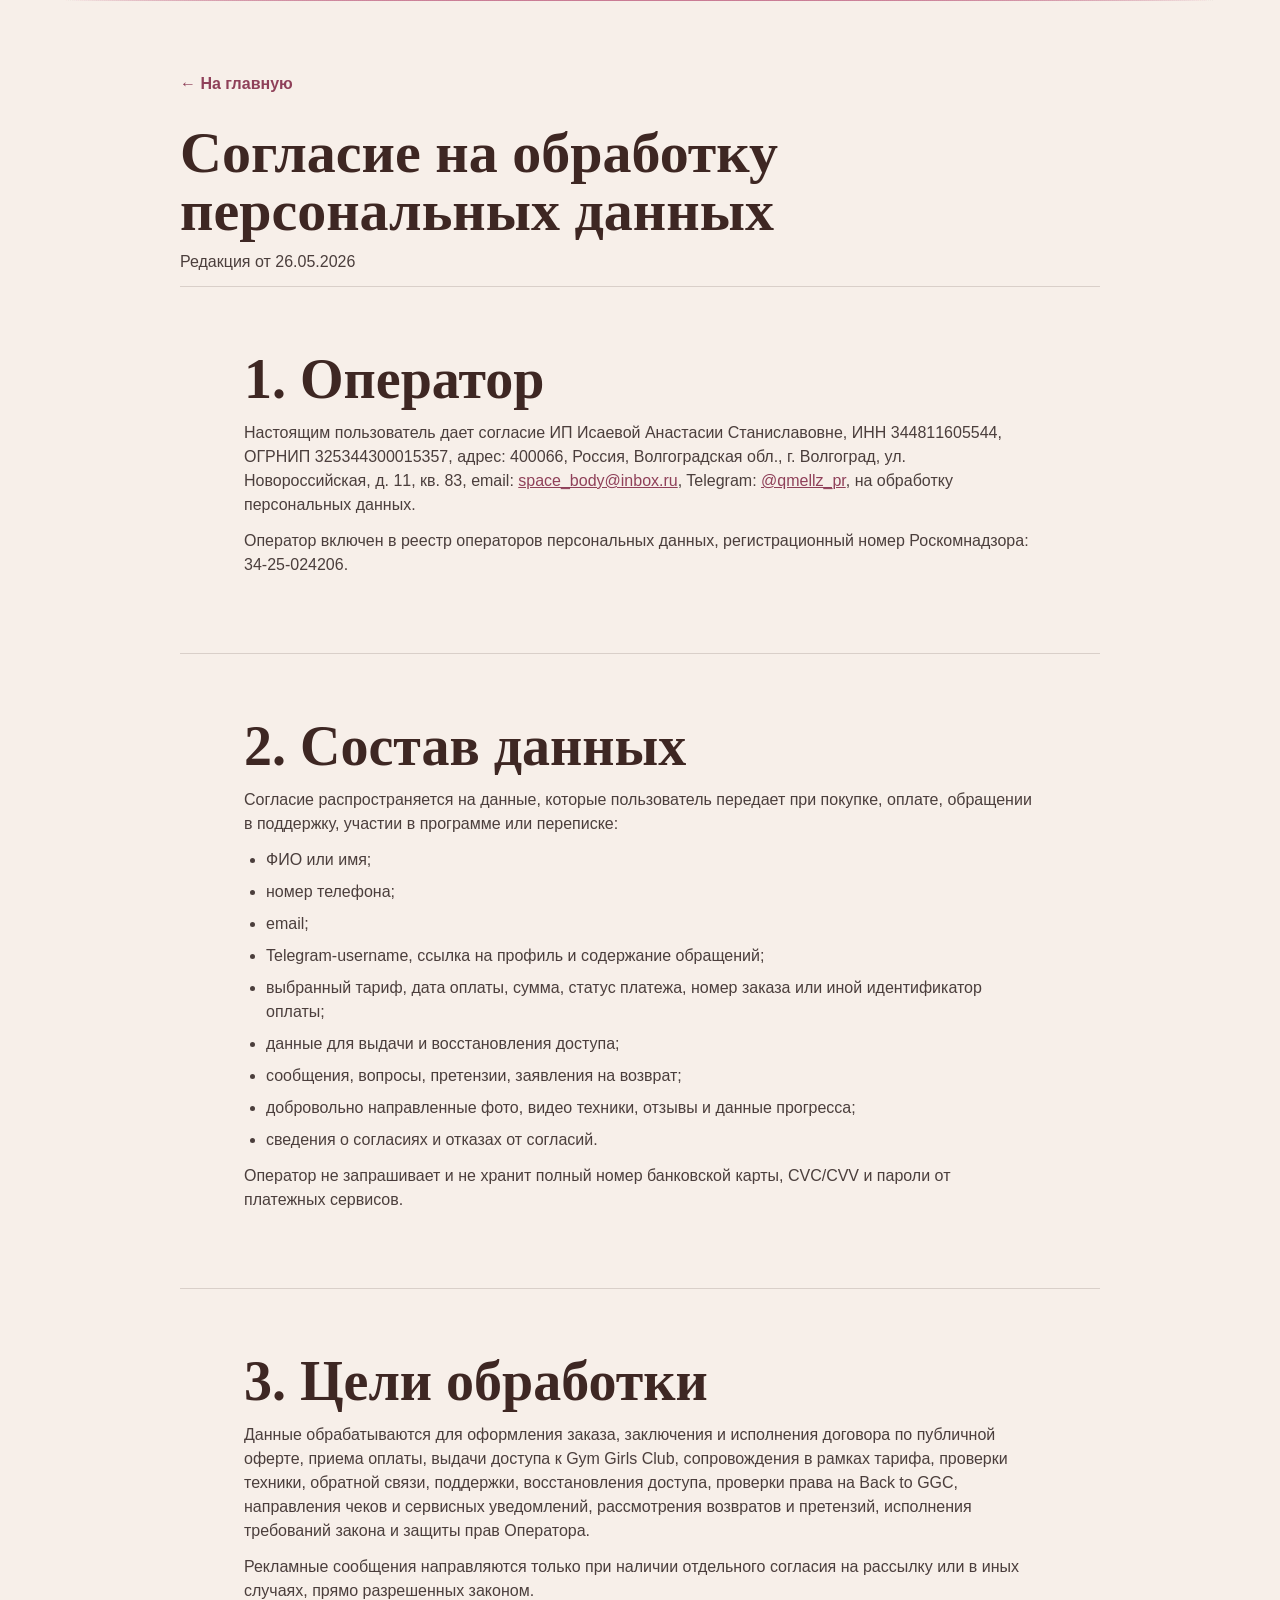
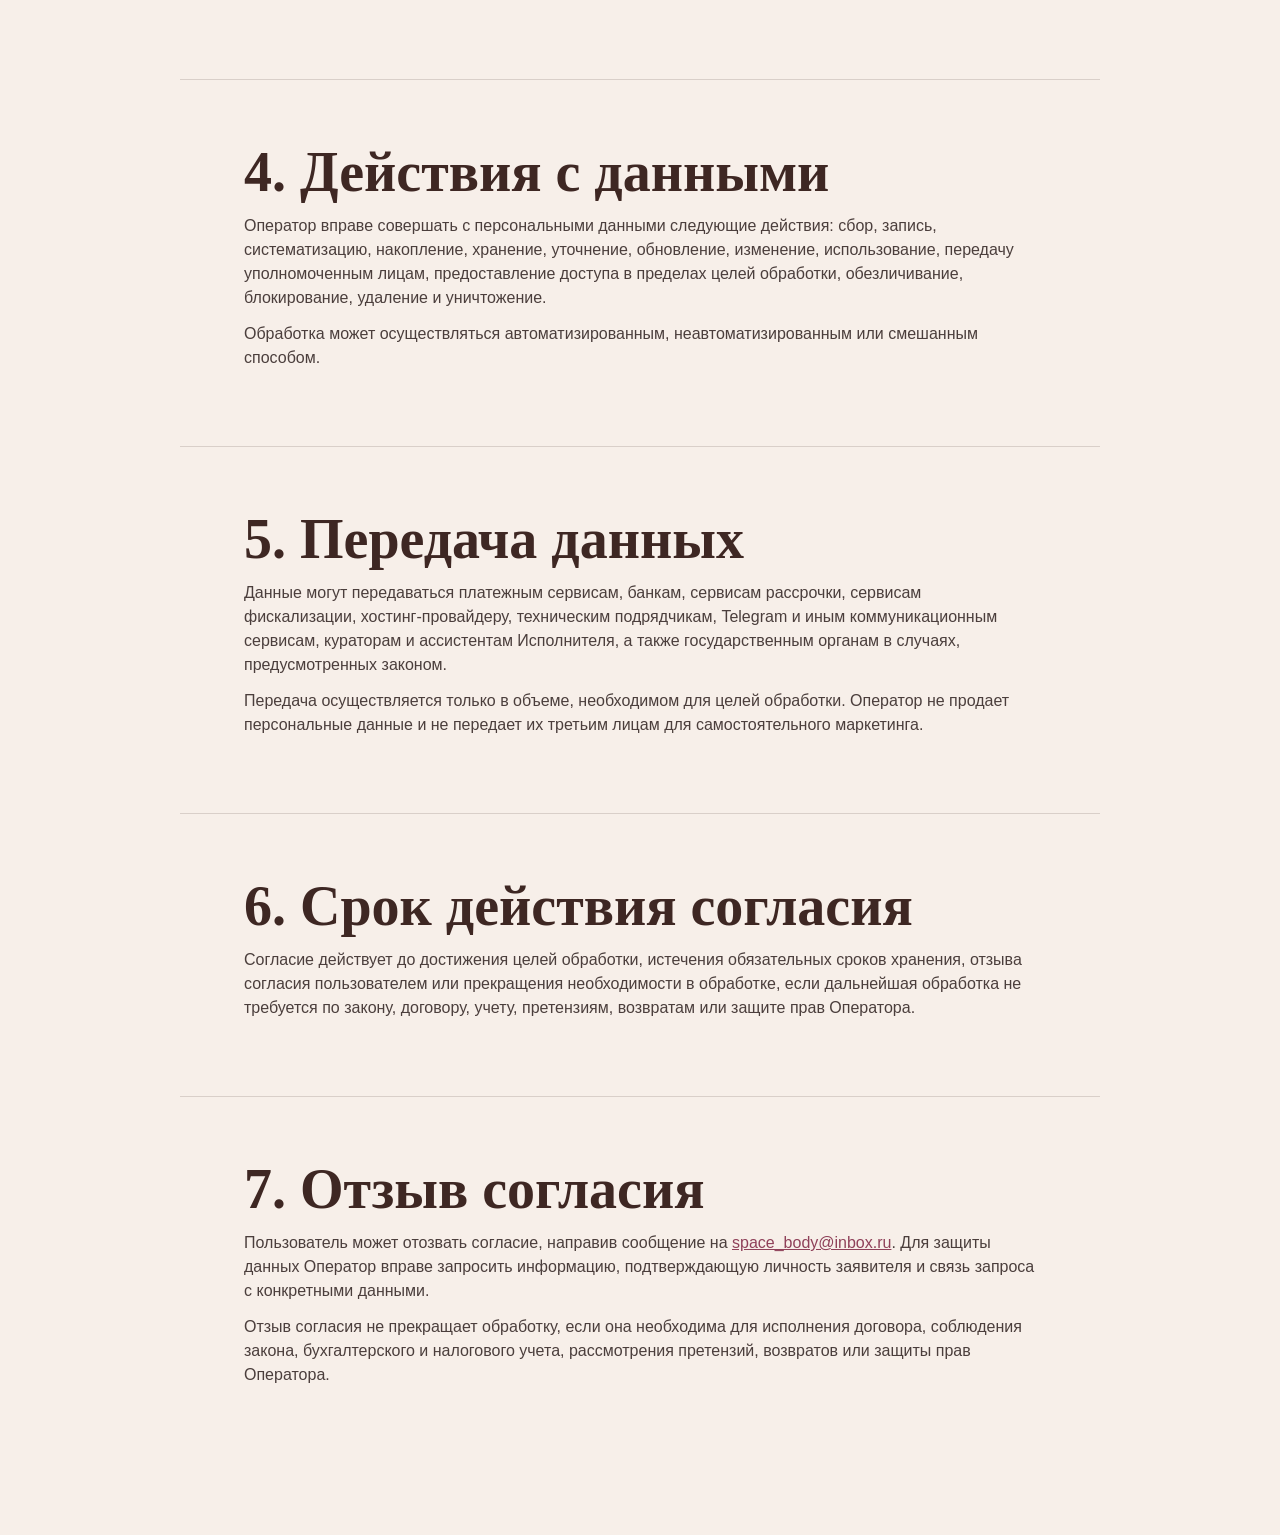
<file: assets/docs/personal-data-consent.html>
<!DOCTYPE html>
<html lang="ru">
<head>
  <meta charset="UTF-8">
  <meta name="viewport" content="width=device-width, initial-scale=1.0">
  <title>Согласие на обработку персональных данных Gym Girls Club</title>
  <link rel="stylesheet" href="../css/style.css">
</head>
<body class="legal-page">
  <main class="legal">
    <a class="legal__back" href="../../index.html">← На главную</a>
    <h1>Согласие на обработку персональных данных</h1>
    <p class="legal__meta">Редакция от 26.05.2026</p>

    <section>
      <h2>1. Оператор</h2>
      <p>Настоящим пользователь дает согласие ИП Исаевой Анастасии Станиславовне, ИНН 344811605544, ОГРНИП 325344300015357, адрес: 400066, Россия, Волгоградская обл., г. Волгоград, ул. Новороссийская, д. 11, кв. 83, email: <a href="mailto:space_body@inbox.ru">space_body@inbox.ru</a>, Telegram: <a href="https://t.me/qmellz_pr">@qmellz_pr</a>, на обработку персональных данных.</p>
      <p>Оператор включен в реестр операторов персональных данных, регистрационный номер Роскомнадзора: 34-25-024206.</p>
    </section>

    <section>
      <h2>2. Состав данных</h2>
      <p>Согласие распространяется на данные, которые пользователь передает при покупке, оплате, обращении в поддержку, участии в программе или переписке:</p>
      <ul>
        <li>ФИО или имя;</li>
        <li>номер телефона;</li>
        <li>email;</li>
        <li>Telegram-username, ссылка на профиль и содержание обращений;</li>
        <li>выбранный тариф, дата оплаты, сумма, статус платежа, номер заказа или иной идентификатор оплаты;</li>
        <li>данные для выдачи и восстановления доступа;</li>
        <li>сообщения, вопросы, претензии, заявления на возврат;</li>
        <li>добровольно направленные фото, видео техники, отзывы и данные прогресса;</li>
        <li>сведения о согласиях и отказах от согласий.</li>
      </ul>
      <p>Оператор не запрашивает и не хранит полный номер банковской карты, CVC/CVV и пароли от платежных сервисов.</p>
    </section>

    <section>
      <h2>3. Цели обработки</h2>
      <p>Данные обрабатываются для оформления заказа, заключения и исполнения договора по публичной оферте, приема оплаты, выдачи доступа к Gym Girls Club, сопровождения в рамках тарифа, проверки техники, обратной связи, поддержки, восстановления доступа, проверки права на Back to GGC, направления чеков и сервисных уведомлений, рассмотрения возвратов и претензий, исполнения требований закона и защиты прав Оператора.</p>
      <p>Рекламные сообщения направляются только при наличии отдельного согласия на рассылку или в иных случаях, прямо разрешенных законом.</p>
    </section>

    <section>
      <h2>4. Действия с данными</h2>
      <p>Оператор вправе совершать с персональными данными следующие действия: сбор, запись, систематизацию, накопление, хранение, уточнение, обновление, изменение, использование, передачу уполномоченным лицам, предоставление доступа в пределах целей обработки, обезличивание, блокирование, удаление и уничтожение.</p>
      <p>Обработка может осуществляться автоматизированным, неавтоматизированным или смешанным способом.</p>
    </section>

    <section>
      <h2>5. Передача данных</h2>
      <p>Данные могут передаваться платежным сервисам, банкам, сервисам рассрочки, сервисам фискализации, хостинг-провайдеру, техническим подрядчикам, Telegram и иным коммуникационным сервисам, кураторам и ассистентам Исполнителя, а также государственным органам в случаях, предусмотренных законом.</p>
      <p>Передача осуществляется только в объеме, необходимом для целей обработки. Оператор не продает персональные данные и не передает их третьим лицам для самостоятельного маркетинга.</p>
    </section>

    <section>
      <h2>6. Срок действия согласия</h2>
      <p>Согласие действует до достижения целей обработки, истечения обязательных сроков хранения, отзыва согласия пользователем или прекращения необходимости в обработке, если дальнейшая обработка не требуется по закону, договору, учету, претензиям, возвратам или защите прав Оператора.</p>
    </section>

    <section>
      <h2>7. Отзыв согласия</h2>
      <p>Пользователь может отозвать согласие, направив сообщение на <a href="mailto:space_body@inbox.ru">space_body@inbox.ru</a>. Для защиты данных Оператор вправе запросить информацию, подтверждающую личность заявителя и связь запроса с конкретными данными.</p>
      <p>Отзыв согласия не прекращает обработку, если она необходима для исполнения договора, соблюдения закона, бухгалтерского и налогового учета, рассмотрения претензий, возвратов или защиты прав Оператора.</p>
    </section>
  </main>
</body>
</html>
</file>
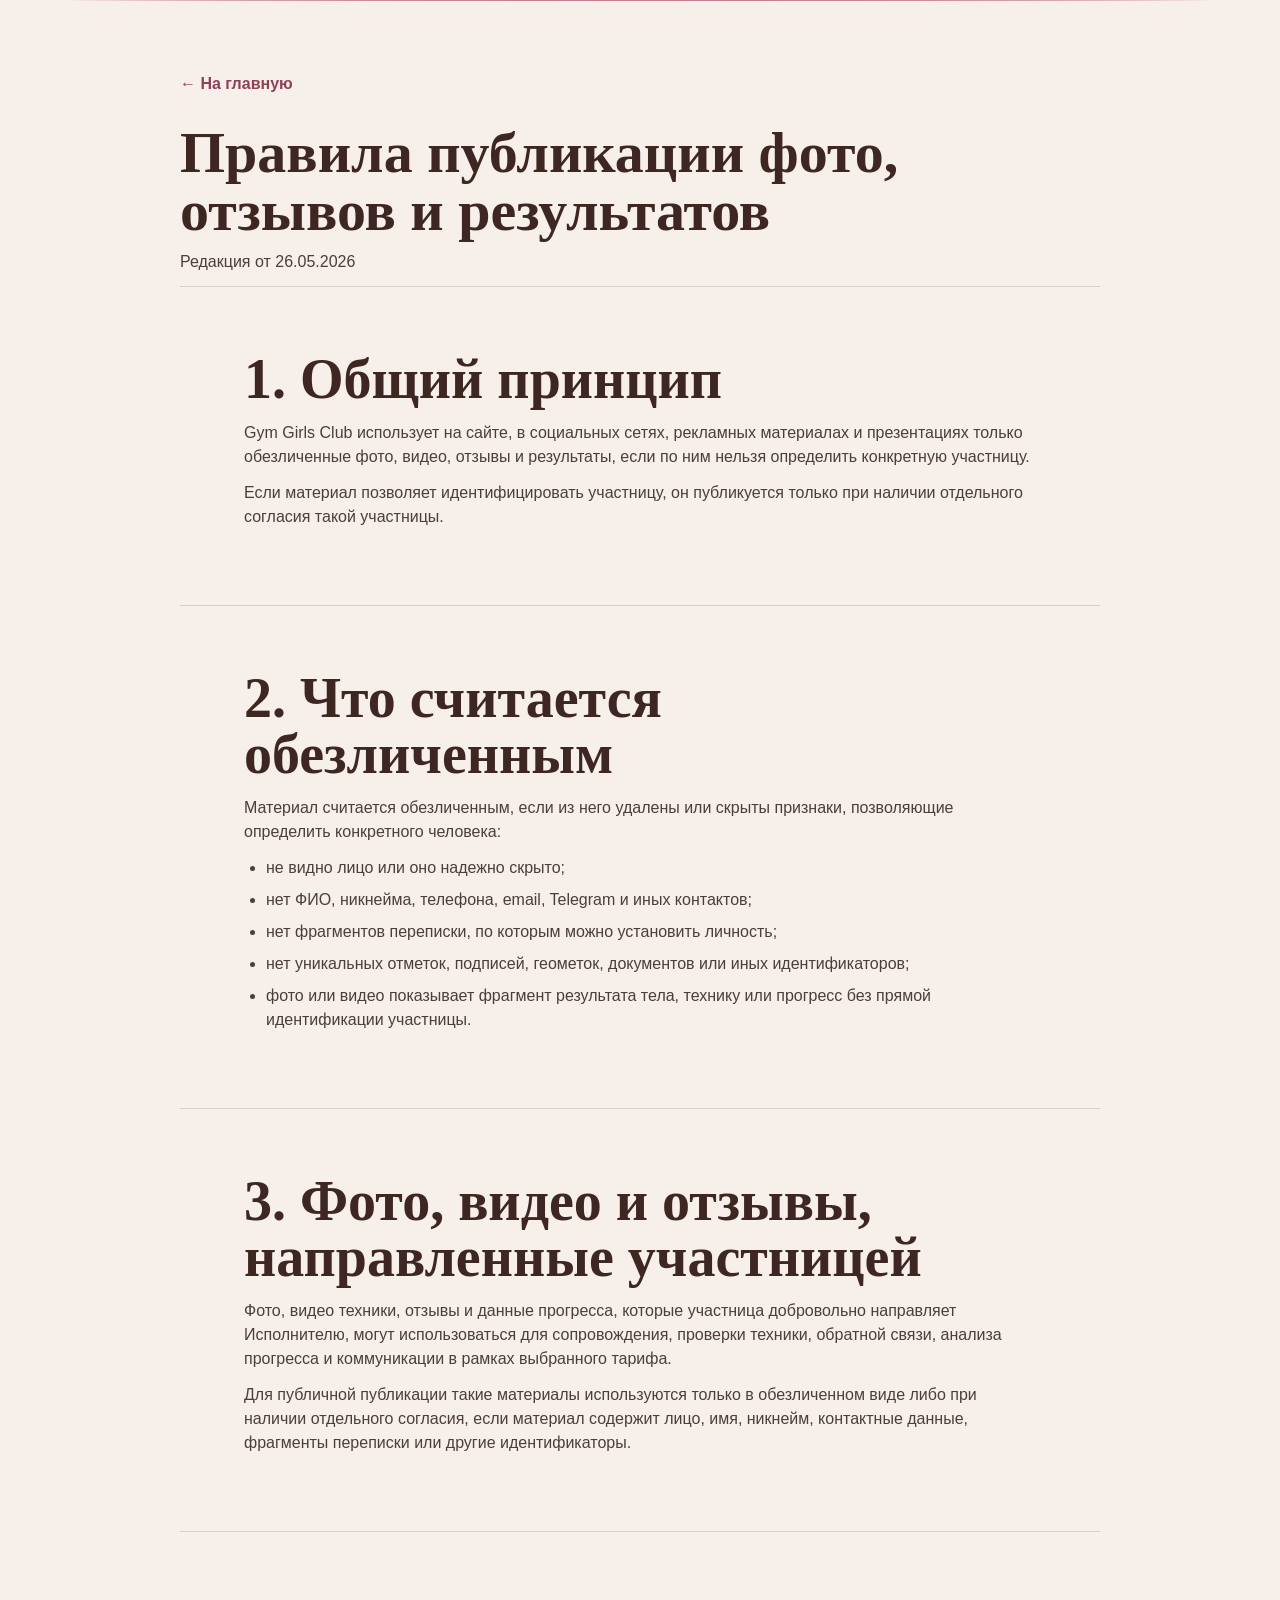
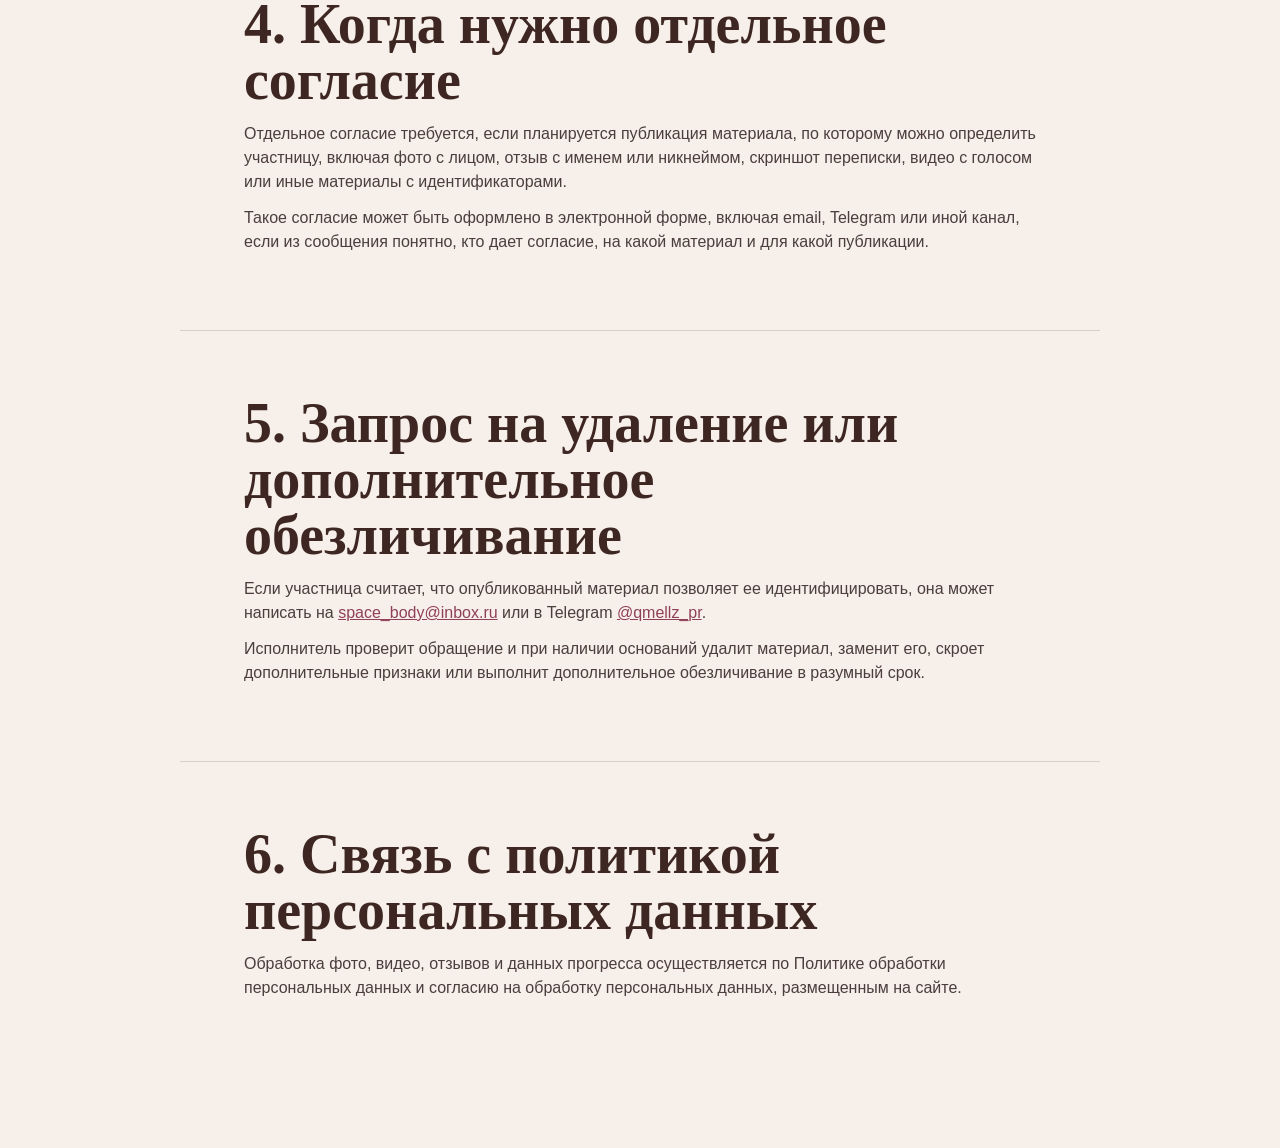
<file: assets/docs/photo-consent.html>
<!DOCTYPE html>
<html lang="ru">
<head>
  <meta charset="UTF-8">
  <meta name="viewport" content="width=device-width, initial-scale=1.0">
  <title>Правила публикации фото и отзывов Gym Girls Club</title>
  <link rel="stylesheet" href="../css/style.css">
</head>
<body class="legal-page">
  <main class="legal">
    <a class="legal__back" href="../../index.html">← На главную</a>
    <h1>Правила публикации фото, отзывов и результатов</h1>
    <p class="legal__meta">Редакция от 26.05.2026</p>

    <section>
      <h2>1. Общий принцип</h2>
      <p>Gym Girls Club использует на сайте, в социальных сетях, рекламных материалах и презентациях только обезличенные фото, видео, отзывы и результаты, если по ним нельзя определить конкретную участницу.</p>
      <p>Если материал позволяет идентифицировать участницу, он публикуется только при наличии отдельного согласия такой участницы.</p>
    </section>

    <section>
      <h2>2. Что считается обезличенным</h2>
      <p>Материал считается обезличенным, если из него удалены или скрыты признаки, позволяющие определить конкретного человека:</p>
      <ul>
        <li>не видно лицо или оно надежно скрыто;</li>
        <li>нет ФИО, никнейма, телефона, email, Telegram и иных контактов;</li>
        <li>нет фрагментов переписки, по которым можно установить личность;</li>
        <li>нет уникальных отметок, подписей, геометок, документов или иных идентификаторов;</li>
        <li>фото или видео показывает фрагмент результата тела, технику или прогресс без прямой идентификации участницы.</li>
      </ul>
    </section>

    <section>
      <h2>3. Фото, видео и отзывы, направленные участницей</h2>
      <p>Фото, видео техники, отзывы и данные прогресса, которые участница добровольно направляет Исполнителю, могут использоваться для сопровождения, проверки техники, обратной связи, анализа прогресса и коммуникации в рамках выбранного тарифа.</p>
      <p>Для публичной публикации такие материалы используются только в обезличенном виде либо при наличии отдельного согласия, если материал содержит лицо, имя, никнейм, контактные данные, фрагменты переписки или другие идентификаторы.</p>
    </section>

    <section>
      <h2>4. Когда нужно отдельное согласие</h2>
      <p>Отдельное согласие требуется, если планируется публикация материала, по которому можно определить участницу, включая фото с лицом, отзыв с именем или никнеймом, скриншот переписки, видео с голосом или иные материалы с идентификаторами.</p>
      <p>Такое согласие может быть оформлено в электронной форме, включая email, Telegram или иной канал, если из сообщения понятно, кто дает согласие, на какой материал и для какой публикации.</p>
    </section>

    <section>
      <h2>5. Запрос на удаление или дополнительное обезличивание</h2>
      <p>Если участница считает, что опубликованный материал позволяет ее идентифицировать, она может написать на <a href="mailto:space_body@inbox.ru">space_body@inbox.ru</a> или в Telegram <a href="https://t.me/qmellz_pr">@qmellz_pr</a>.</p>
      <p>Исполнитель проверит обращение и при наличии оснований удалит материал, заменит его, скроет дополнительные признаки или выполнит дополнительное обезличивание в разумный срок.</p>
    </section>

    <section>
      <h2>6. Связь с политикой персональных данных</h2>
      <p>Обработка фото, видео, отзывов и данных прогресса осуществляется по Политике обработки персональных данных и согласию на обработку персональных данных, размещенным на сайте.</p>
    </section>
  </main>
</body>
</html>
</file>
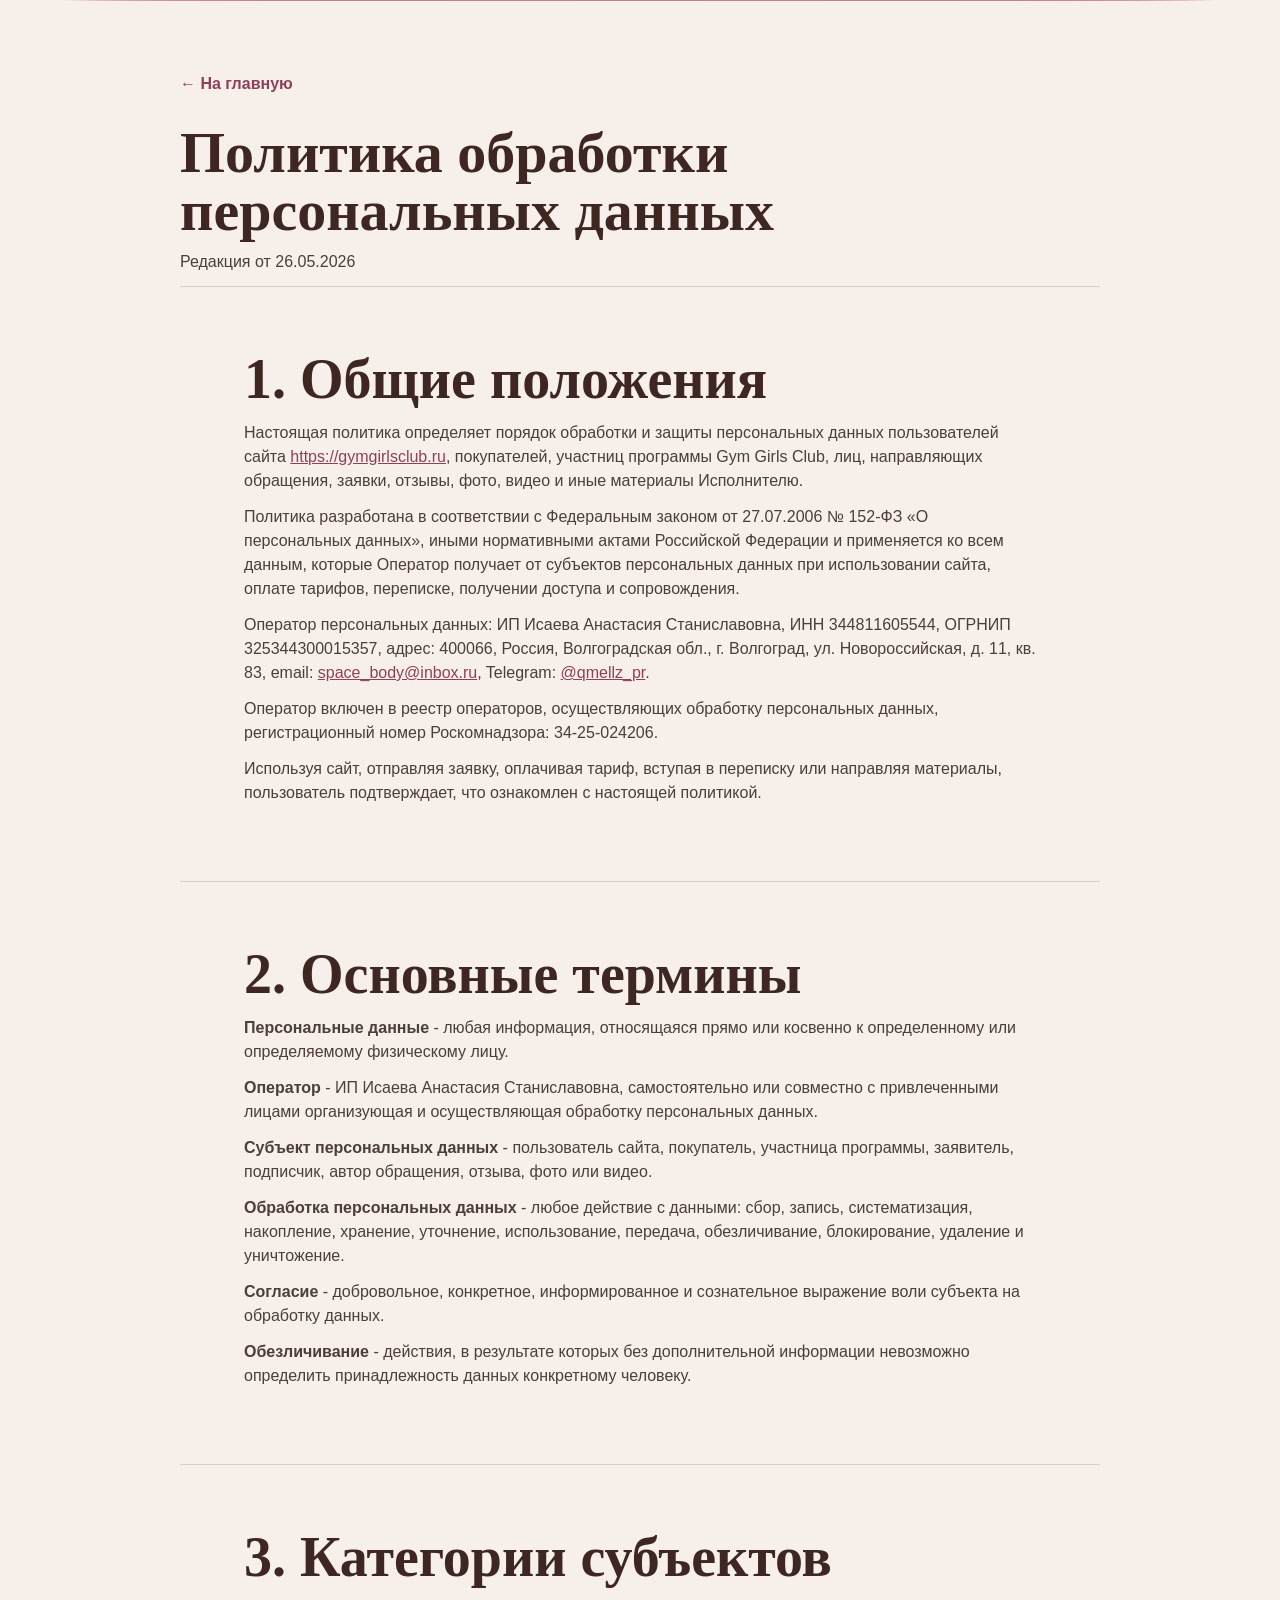
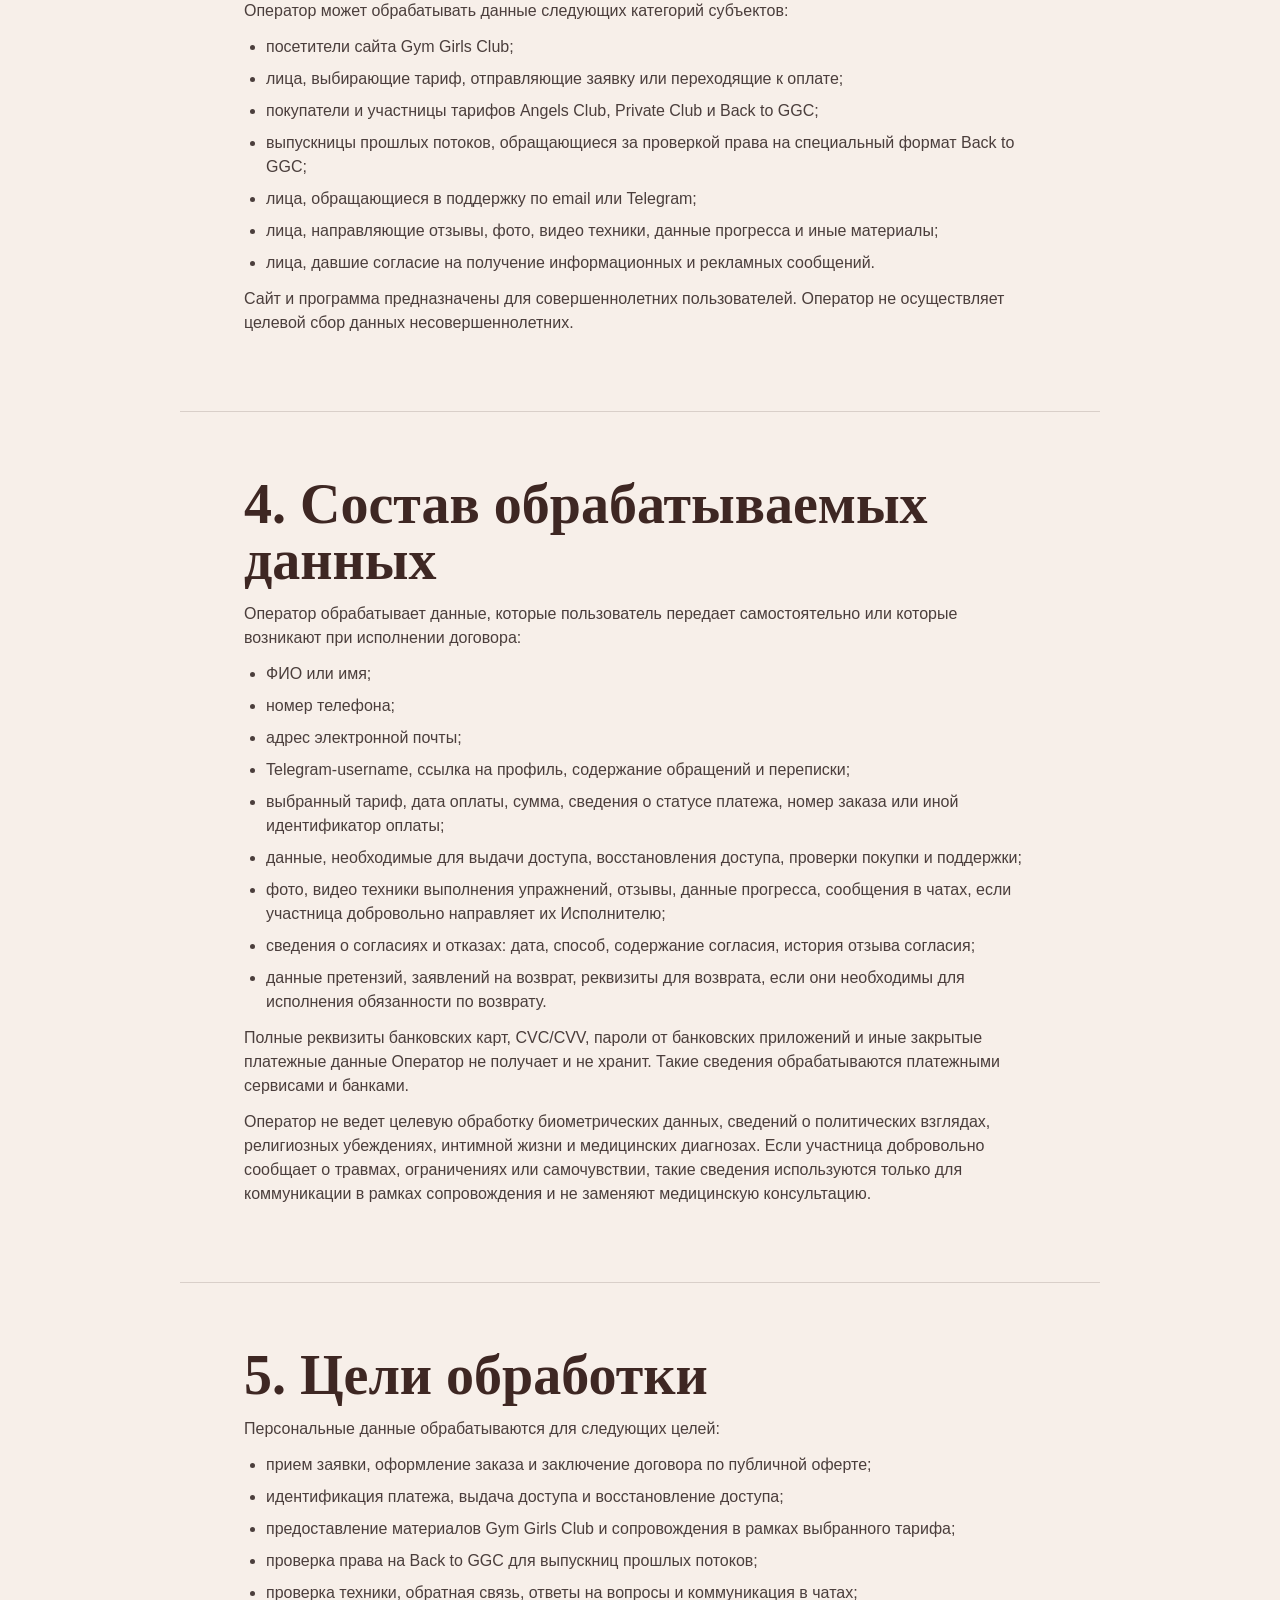
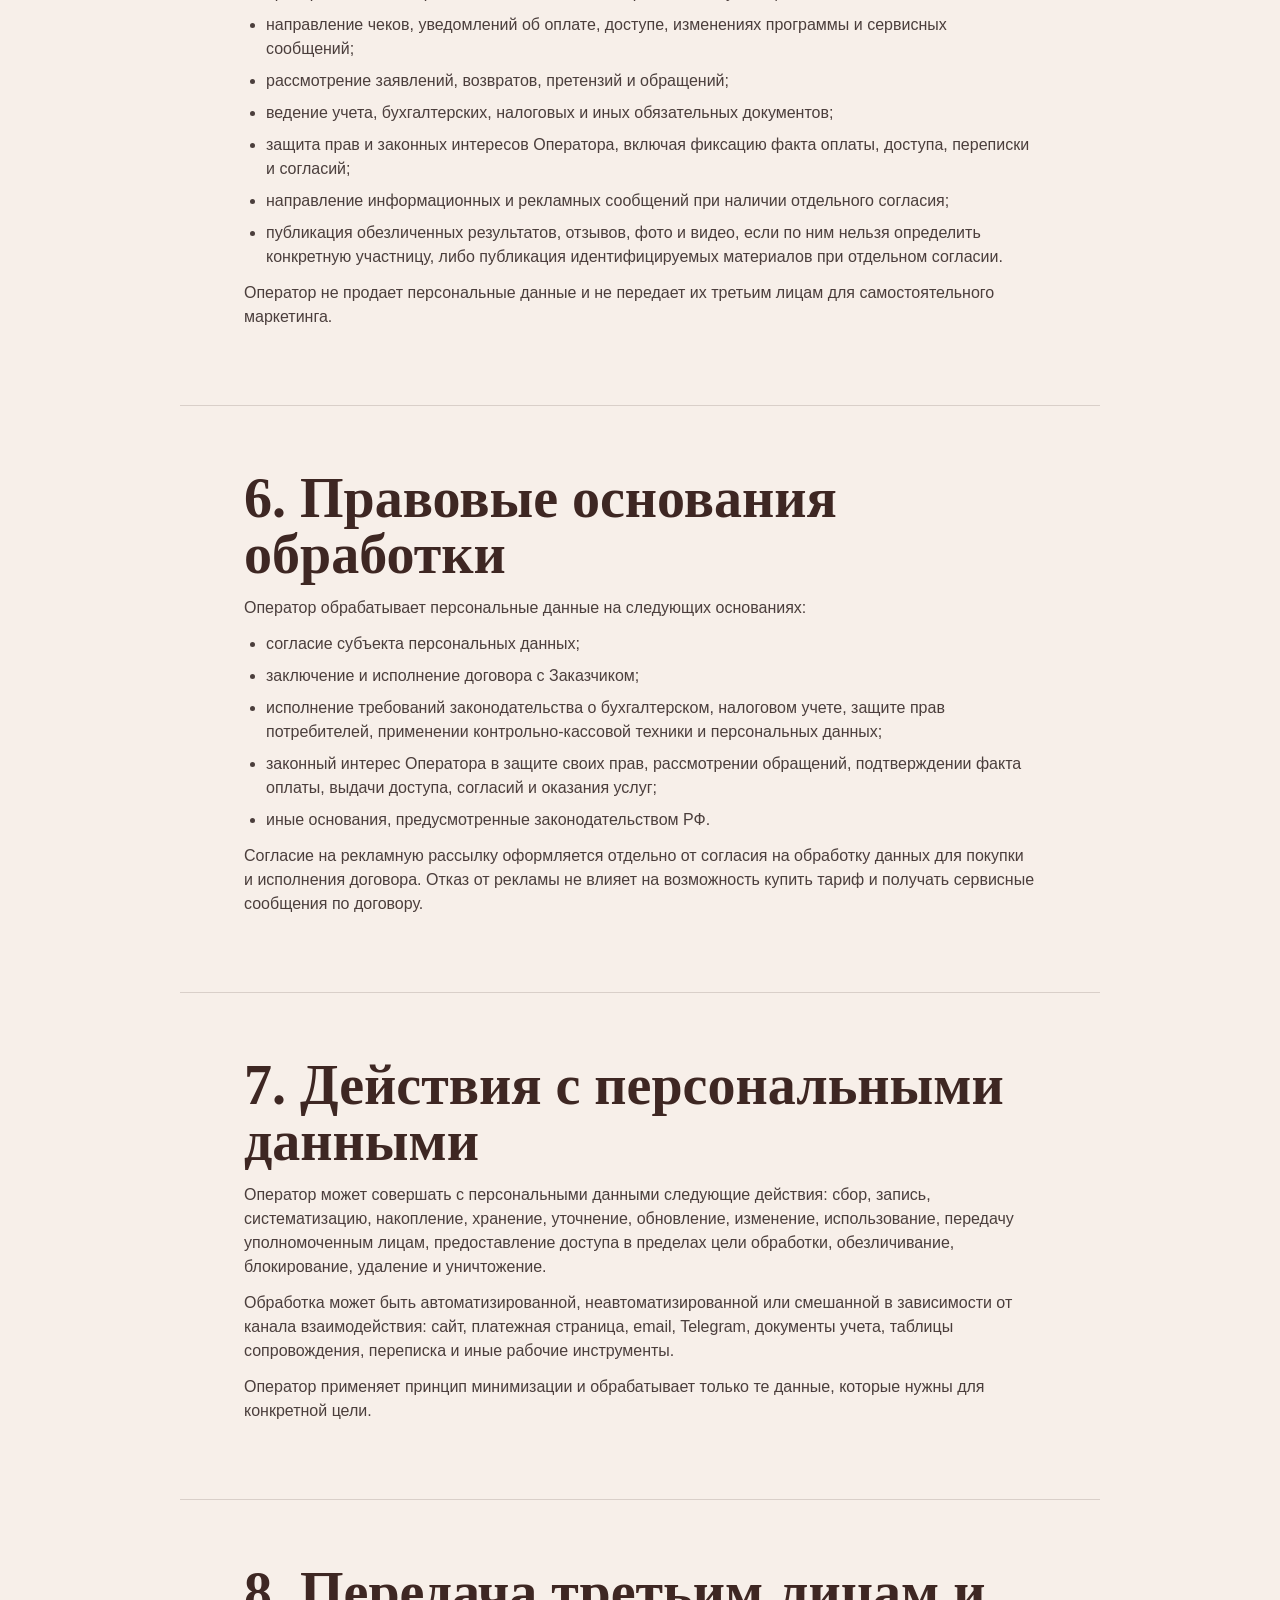
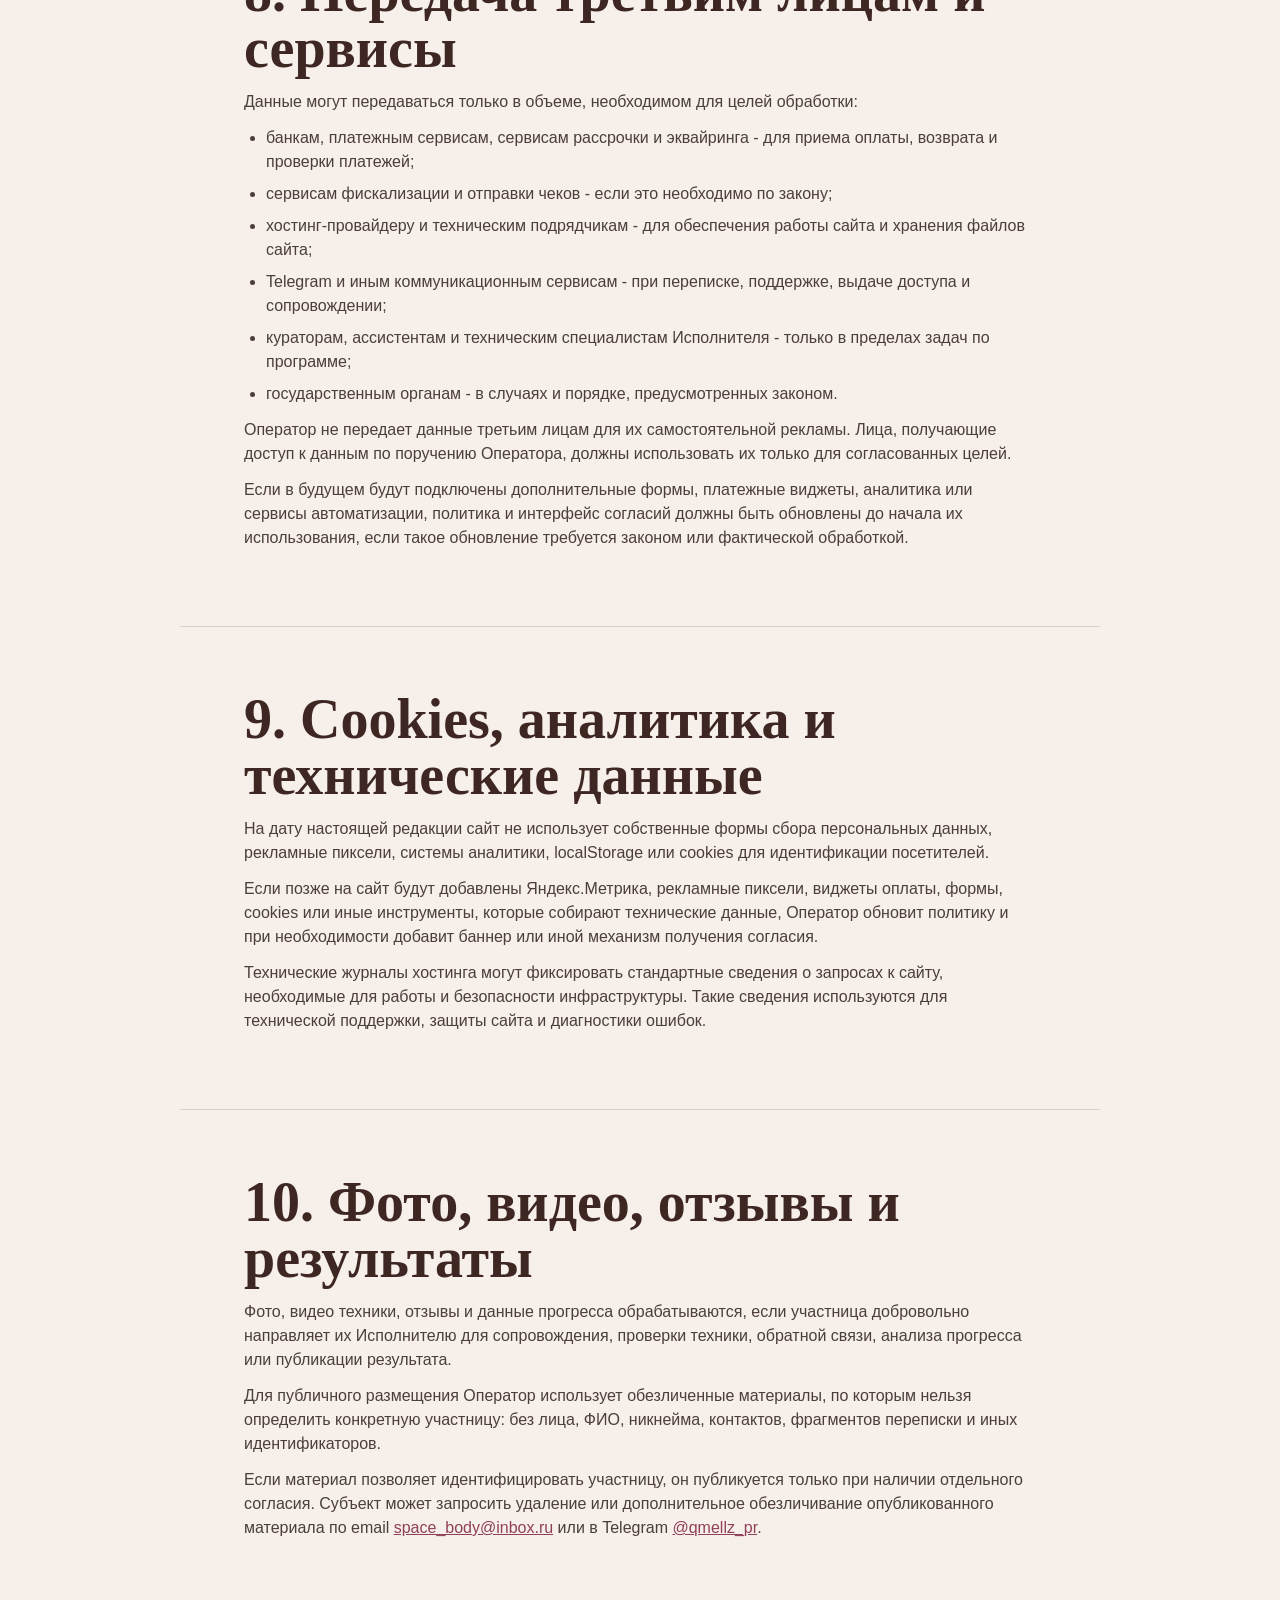
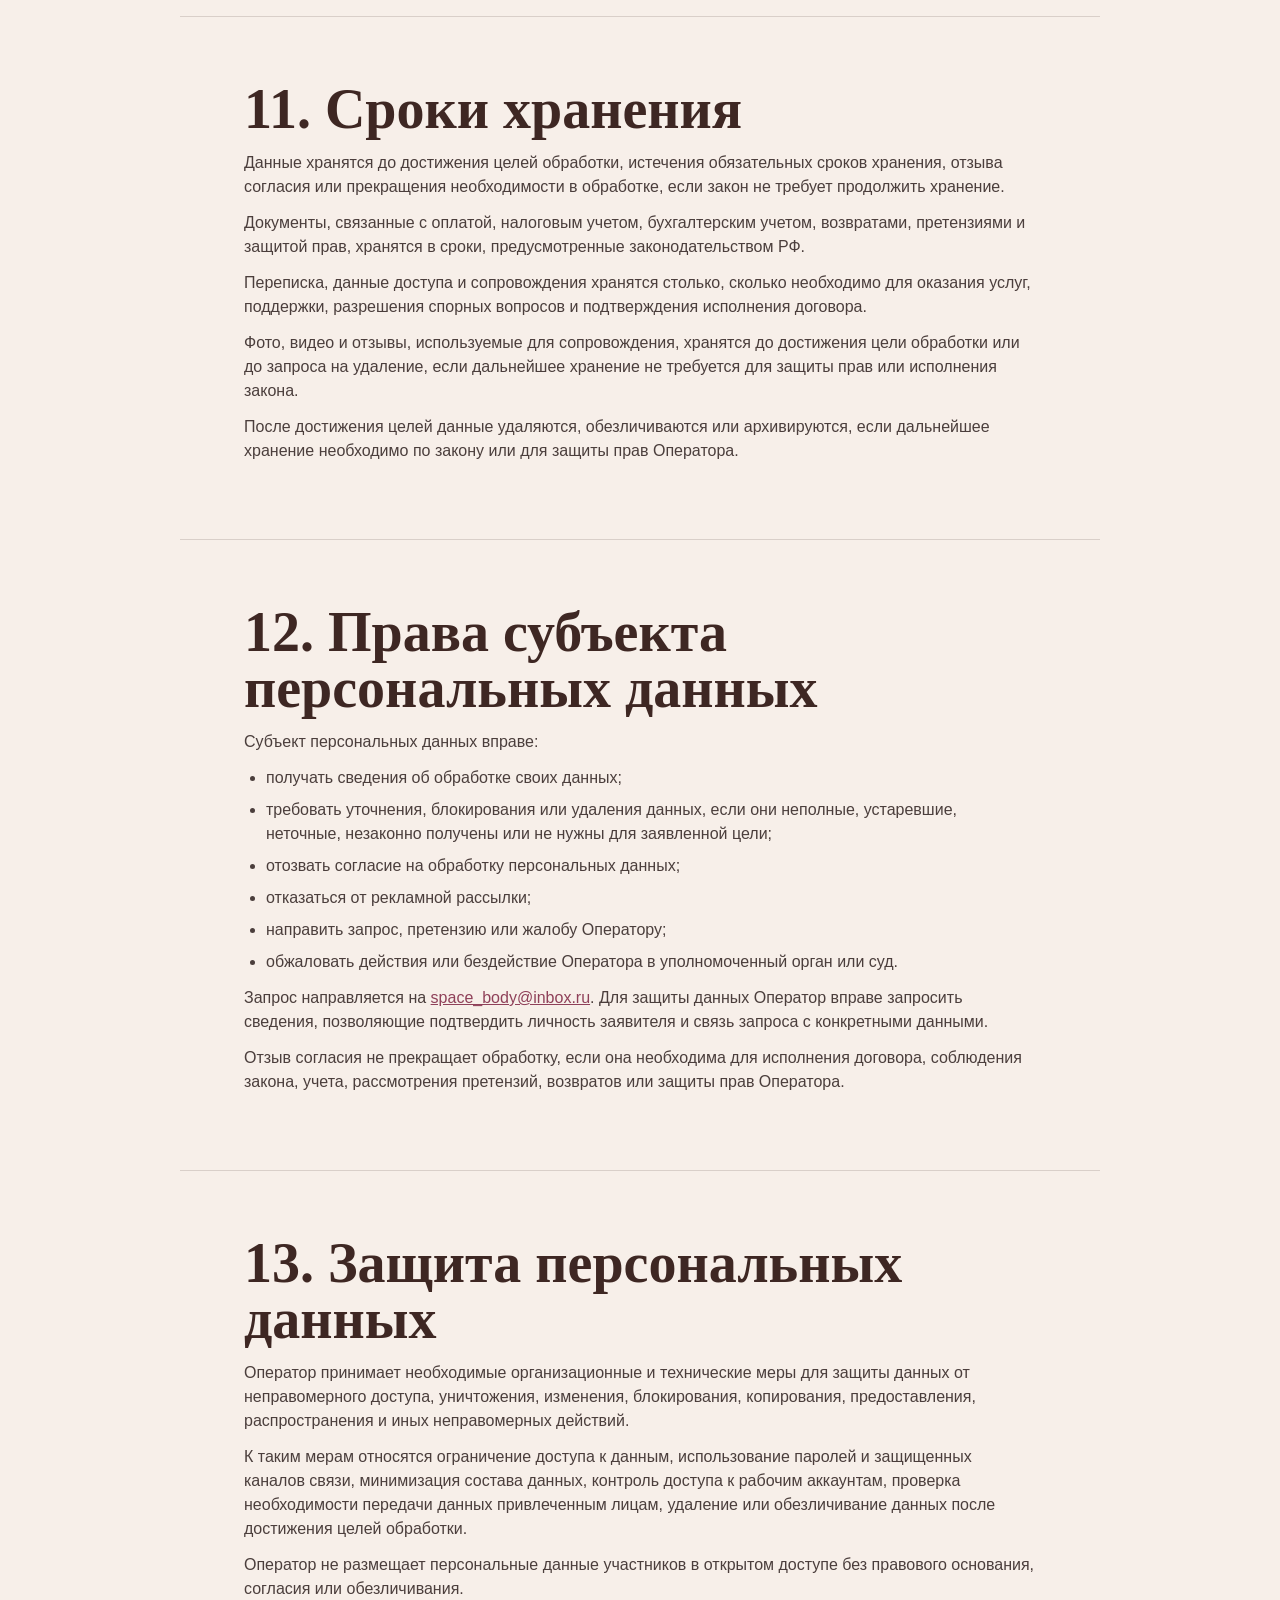
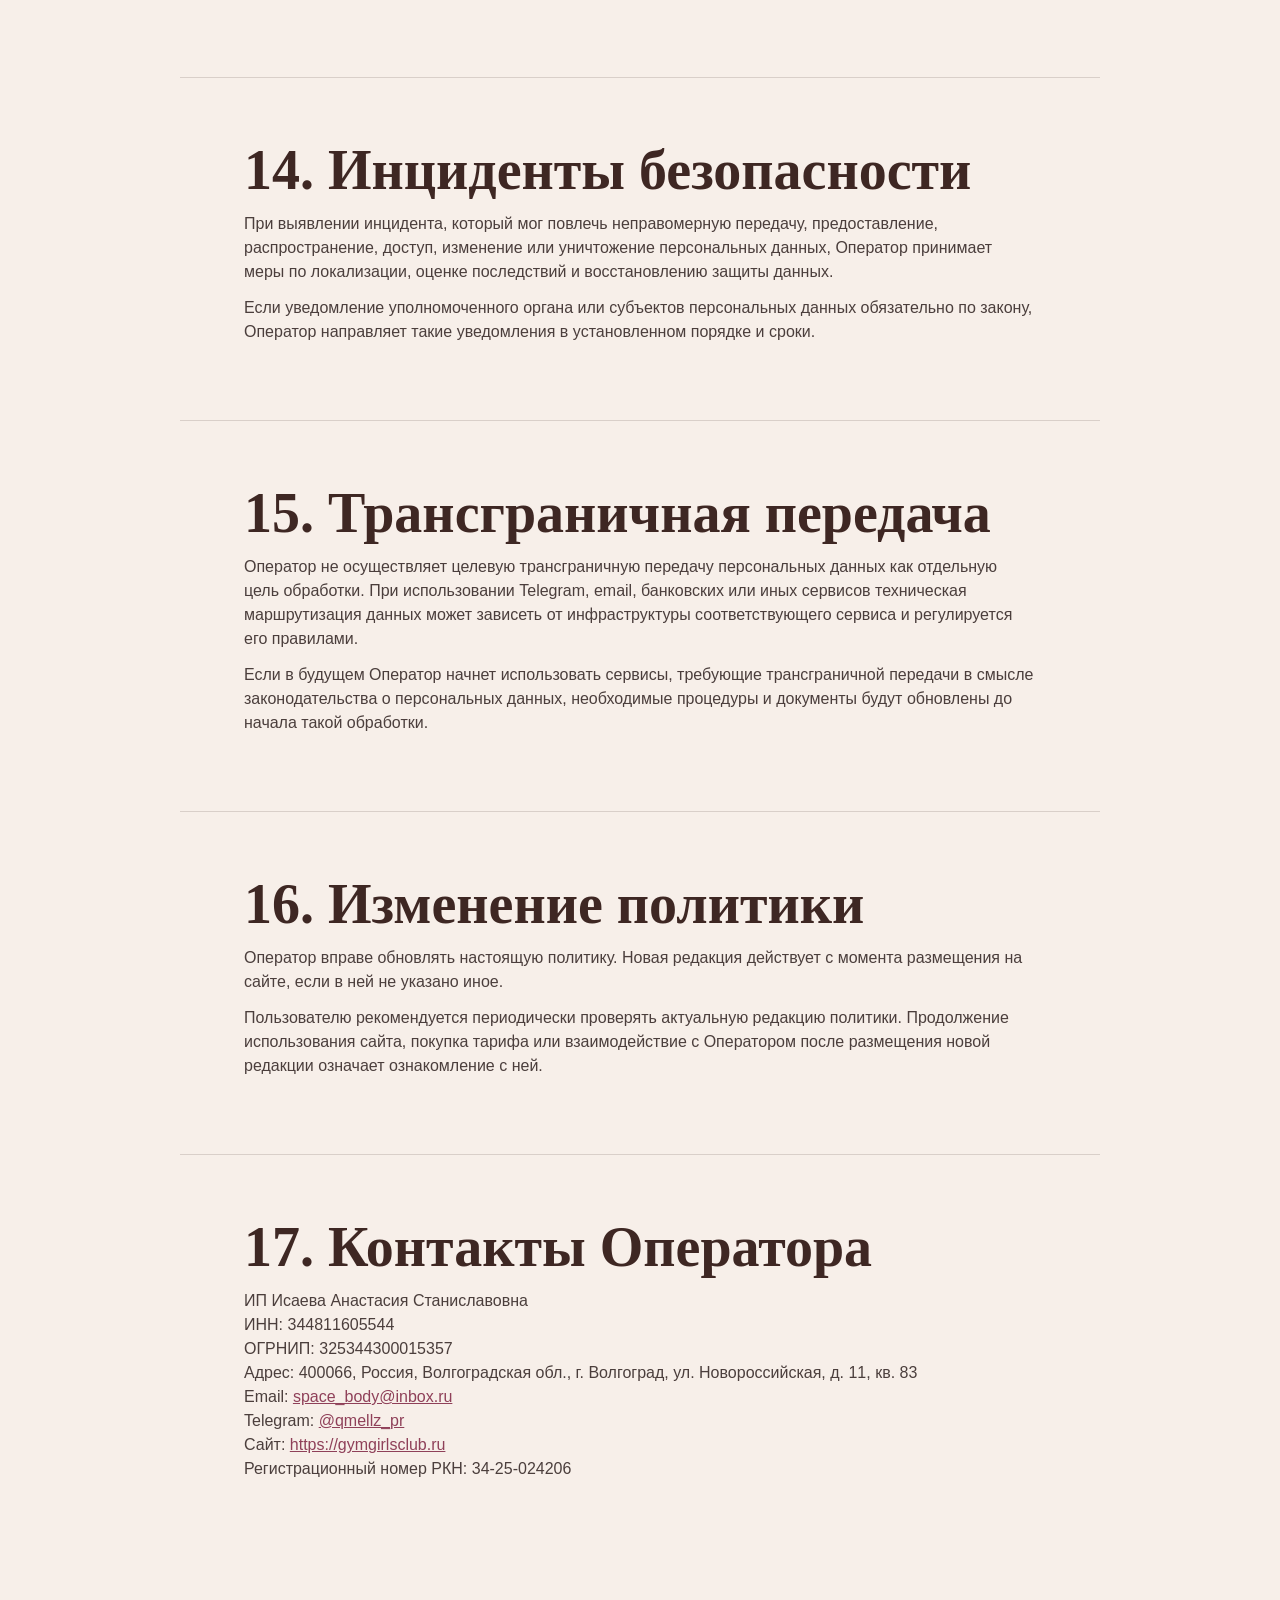
<file: assets/docs/privacy.html>
<!DOCTYPE html>
<html lang="ru">
<head>
  <meta charset="UTF-8">
  <meta name="viewport" content="width=device-width, initial-scale=1.0">
  <title>Политика обработки персональных данных Gym Girls Club</title>
  <link rel="stylesheet" href="../css/style.css">
</head>
<body class="legal-page">
  <main class="legal">
    <a class="legal__back" href="../../index.html">← На главную</a>
    <h1>Политика обработки персональных данных</h1>
    <p class="legal__meta">Редакция от 26.05.2026</p>

    <section>
      <h2>1. Общие положения</h2>
      <p>Настоящая политика определяет порядок обработки и защиты персональных данных пользователей сайта <a href="https://gymgirlsclub.ru">https://gymgirlsclub.ru</a>, покупателей, участниц программы Gym Girls Club, лиц, направляющих обращения, заявки, отзывы, фото, видео и иные материалы Исполнителю.</p>
      <p>Политика разработана в соответствии с Федеральным законом от 27.07.2006 № 152-ФЗ «О персональных данных», иными нормативными актами Российской Федерации и применяется ко всем данным, которые Оператор получает от субъектов персональных данных при использовании сайта, оплате тарифов, переписке, получении доступа и сопровождения.</p>
      <p>Оператор персональных данных: ИП Исаева Анастасия Станиславовна, ИНН 344811605544, ОГРНИП 325344300015357, адрес: 400066, Россия, Волгоградская обл., г. Волгоград, ул. Новороссийская, д. 11, кв. 83, email: <a href="mailto:space_body@inbox.ru">space_body@inbox.ru</a>, Telegram: <a href="https://t.me/qmellz_pr">@qmellz_pr</a>.</p>
      <p>Оператор включен в реестр операторов, осуществляющих обработку персональных данных, регистрационный номер Роскомнадзора: 34-25-024206.</p>
      <p>Используя сайт, отправляя заявку, оплачивая тариф, вступая в переписку или направляя материалы, пользователь подтверждает, что ознакомлен с настоящей политикой.</p>
    </section>

    <section>
      <h2>2. Основные термины</h2>
      <p><strong>Персональные данные</strong> - любая информация, относящаяся прямо или косвенно к определенному или определяемому физическому лицу.</p>
      <p><strong>Оператор</strong> - ИП Исаева Анастасия Станиславовна, самостоятельно или совместно с привлеченными лицами организующая и осуществляющая обработку персональных данных.</p>
      <p><strong>Субъект персональных данных</strong> - пользователь сайта, покупатель, участница программы, заявитель, подписчик, автор обращения, отзыва, фото или видео.</p>
      <p><strong>Обработка персональных данных</strong> - любое действие с данными: сбор, запись, систематизация, накопление, хранение, уточнение, использование, передача, обезличивание, блокирование, удаление и уничтожение.</p>
      <p><strong>Согласие</strong> - добровольное, конкретное, информированное и сознательное выражение воли субъекта на обработку данных.</p>
      <p><strong>Обезличивание</strong> - действия, в результате которых без дополнительной информации невозможно определить принадлежность данных конкретному человеку.</p>
    </section>

    <section>
      <h2>3. Категории субъектов</h2>
      <p>Оператор может обрабатывать данные следующих категорий субъектов:</p>
      <ul>
        <li>посетители сайта Gym Girls Club;</li>
        <li>лица, выбирающие тариф, отправляющие заявку или переходящие к оплате;</li>
        <li>покупатели и участницы тарифов Angels Club, Private Club и Back to GGC;</li>
        <li>выпускницы прошлых потоков, обращающиеся за проверкой права на специальный формат Back to GGC;</li>
        <li>лица, обращающиеся в поддержку по email или Telegram;</li>
        <li>лица, направляющие отзывы, фото, видео техники, данные прогресса и иные материалы;</li>
        <li>лица, давшие согласие на получение информационных и рекламных сообщений.</li>
      </ul>
      <p>Сайт и программа предназначены для совершеннолетних пользователей. Оператор не осуществляет целевой сбор данных несовершеннолетних.</p>
    </section>

    <section>
      <h2>4. Состав обрабатываемых данных</h2>
      <p>Оператор обрабатывает данные, которые пользователь передает самостоятельно или которые возникают при исполнении договора:</p>
      <ul>
        <li>ФИО или имя;</li>
        <li>номер телефона;</li>
        <li>адрес электронной почты;</li>
        <li>Telegram-username, ссылка на профиль, содержание обращений и переписки;</li>
        <li>выбранный тариф, дата оплаты, сумма, сведения о статусе платежа, номер заказа или иной идентификатор оплаты;</li>
        <li>данные, необходимые для выдачи доступа, восстановления доступа, проверки покупки и поддержки;</li>
        <li>фото, видео техники выполнения упражнений, отзывы, данные прогресса, сообщения в чатах, если участница добровольно направляет их Исполнителю;</li>
        <li>сведения о согласиях и отказах: дата, способ, содержание согласия, история отзыва согласия;</li>
        <li>данные претензий, заявлений на возврат, реквизиты для возврата, если они необходимы для исполнения обязанности по возврату.</li>
      </ul>
      <p>Полные реквизиты банковских карт, CVC/CVV, пароли от банковских приложений и иные закрытые платежные данные Оператор не получает и не хранит. Такие сведения обрабатываются платежными сервисами и банками.</p>
      <p>Оператор не ведет целевую обработку биометрических данных, сведений о политических взглядах, религиозных убеждениях, интимной жизни и медицинских диагнозах. Если участница добровольно сообщает о травмах, ограничениях или самочувствии, такие сведения используются только для коммуникации в рамках сопровождения и не заменяют медицинскую консультацию.</p>
    </section>

    <section>
      <h2>5. Цели обработки</h2>
      <p>Персональные данные обрабатываются для следующих целей:</p>
      <ul>
        <li>прием заявки, оформление заказа и заключение договора по публичной оферте;</li>
        <li>идентификация платежа, выдача доступа и восстановление доступа;</li>
        <li>предоставление материалов Gym Girls Club и сопровождения в рамках выбранного тарифа;</li>
        <li>проверка права на Back to GGC для выпускниц прошлых потоков;</li>
        <li>проверка техники, обратная связь, ответы на вопросы и коммуникация в чатах;</li>
        <li>направление чеков, уведомлений об оплате, доступе, изменениях программы и сервисных сообщений;</li>
        <li>рассмотрение заявлений, возвратов, претензий и обращений;</li>
        <li>ведение учета, бухгалтерских, налоговых и иных обязательных документов;</li>
        <li>защита прав и законных интересов Оператора, включая фиксацию факта оплаты, доступа, переписки и согласий;</li>
        <li>направление информационных и рекламных сообщений при наличии отдельного согласия;</li>
        <li>публикация обезличенных результатов, отзывов, фото и видео, если по ним нельзя определить конкретную участницу, либо публикация идентифицируемых материалов при отдельном согласии.</li>
      </ul>
      <p>Оператор не продает персональные данные и не передает их третьим лицам для самостоятельного маркетинга.</p>
    </section>

    <section>
      <h2>6. Правовые основания обработки</h2>
      <p>Оператор обрабатывает персональные данные на следующих основаниях:</p>
      <ul>
        <li>согласие субъекта персональных данных;</li>
        <li>заключение и исполнение договора с Заказчиком;</li>
        <li>исполнение требований законодательства о бухгалтерском, налоговом учете, защите прав потребителей, применении контрольно-кассовой техники и персональных данных;</li>
        <li>законный интерес Оператора в защите своих прав, рассмотрении обращений, подтверждении факта оплаты, выдачи доступа, согласий и оказания услуг;</li>
        <li>иные основания, предусмотренные законодательством РФ.</li>
      </ul>
      <p>Согласие на рекламную рассылку оформляется отдельно от согласия на обработку данных для покупки и исполнения договора. Отказ от рекламы не влияет на возможность купить тариф и получать сервисные сообщения по договору.</p>
    </section>

    <section>
      <h2>7. Действия с персональными данными</h2>
      <p>Оператор может совершать с персональными данными следующие действия: сбор, запись, систематизацию, накопление, хранение, уточнение, обновление, изменение, использование, передачу уполномоченным лицам, предоставление доступа в пределах цели обработки, обезличивание, блокирование, удаление и уничтожение.</p>
      <p>Обработка может быть автоматизированной, неавтоматизированной или смешанной в зависимости от канала взаимодействия: сайт, платежная страница, email, Telegram, документы учета, таблицы сопровождения, переписка и иные рабочие инструменты.</p>
      <p>Оператор применяет принцип минимизации и обрабатывает только те данные, которые нужны для конкретной цели.</p>
    </section>

    <section>
      <h2>8. Передача третьим лицам и сервисы</h2>
      <p>Данные могут передаваться только в объеме, необходимом для целей обработки:</p>
      <ul>
        <li>банкам, платежным сервисам, сервисам рассрочки и эквайринга - для приема оплаты, возврата и проверки платежей;</li>
        <li>сервисам фискализации и отправки чеков - если это необходимо по закону;</li>
        <li>хостинг-провайдеру и техническим подрядчикам - для обеспечения работы сайта и хранения файлов сайта;</li>
        <li>Telegram и иным коммуникационным сервисам - при переписке, поддержке, выдаче доступа и сопровождении;</li>
        <li>кураторам, ассистентам и техническим специалистам Исполнителя - только в пределах задач по программе;</li>
        <li>государственным органам - в случаях и порядке, предусмотренных законом.</li>
      </ul>
      <p>Оператор не передает данные третьим лицам для их самостоятельной рекламы. Лица, получающие доступ к данным по поручению Оператора, должны использовать их только для согласованных целей.</p>
      <p>Если в будущем будут подключены дополнительные формы, платежные виджеты, аналитика или сервисы автоматизации, политика и интерфейс согласий должны быть обновлены до начала их использования, если такое обновление требуется законом или фактической обработкой.</p>
    </section>

    <section>
      <h2>9. Cookies, аналитика и технические данные</h2>
      <p>На дату настоящей редакции сайт не использует собственные формы сбора персональных данных, рекламные пиксели, системы аналитики, localStorage или cookies для идентификации посетителей.</p>
      <p>Если позже на сайт будут добавлены Яндекс.Метрика, рекламные пиксели, виджеты оплаты, формы, cookies или иные инструменты, которые собирают технические данные, Оператор обновит политику и при необходимости добавит баннер или иной механизм получения согласия.</p>
      <p>Технические журналы хостинга могут фиксировать стандартные сведения о запросах к сайту, необходимые для работы и безопасности инфраструктуры. Такие сведения используются для технической поддержки, защиты сайта и диагностики ошибок.</p>
    </section>

    <section>
      <h2>10. Фото, видео, отзывы и результаты</h2>
      <p>Фото, видео техники, отзывы и данные прогресса обрабатываются, если участница добровольно направляет их Исполнителю для сопровождения, проверки техники, обратной связи, анализа прогресса или публикации результата.</p>
      <p>Для публичного размещения Оператор использует обезличенные материалы, по которым нельзя определить конкретную участницу: без лица, ФИО, никнейма, контактов, фрагментов переписки и иных идентификаторов.</p>
      <p>Если материал позволяет идентифицировать участницу, он публикуется только при наличии отдельного согласия. Субъект может запросить удаление или дополнительное обезличивание опубликованного материала по email <a href="mailto:space_body@inbox.ru">space_body@inbox.ru</a> или в Telegram <a href="https://t.me/qmellz_pr">@qmellz_pr</a>.</p>
    </section>

    <section>
      <h2>11. Сроки хранения</h2>
      <p>Данные хранятся до достижения целей обработки, истечения обязательных сроков хранения, отзыва согласия или прекращения необходимости в обработке, если закон не требует продолжить хранение.</p>
      <p>Документы, связанные с оплатой, налоговым учетом, бухгалтерским учетом, возвратами, претензиями и защитой прав, хранятся в сроки, предусмотренные законодательством РФ.</p>
      <p>Переписка, данные доступа и сопровождения хранятся столько, сколько необходимо для оказания услуг, поддержки, разрешения спорных вопросов и подтверждения исполнения договора.</p>
      <p>Фото, видео и отзывы, используемые для сопровождения, хранятся до достижения цели обработки или до запроса на удаление, если дальнейшее хранение не требуется для защиты прав или исполнения закона.</p>
      <p>После достижения целей данные удаляются, обезличиваются или архивируются, если дальнейшее хранение необходимо по закону или для защиты прав Оператора.</p>
    </section>

    <section>
      <h2>12. Права субъекта персональных данных</h2>
      <p>Субъект персональных данных вправе:</p>
      <ul>
        <li>получать сведения об обработке своих данных;</li>
        <li>требовать уточнения, блокирования или удаления данных, если они неполные, устаревшие, неточные, незаконно получены или не нужны для заявленной цели;</li>
        <li>отозвать согласие на обработку персональных данных;</li>
        <li>отказаться от рекламной рассылки;</li>
        <li>направить запрос, претензию или жалобу Оператору;</li>
        <li>обжаловать действия или бездействие Оператора в уполномоченный орган или суд.</li>
      </ul>
      <p>Запрос направляется на <a href="mailto:space_body@inbox.ru">space_body@inbox.ru</a>. Для защиты данных Оператор вправе запросить сведения, позволяющие подтвердить личность заявителя и связь запроса с конкретными данными.</p>
      <p>Отзыв согласия не прекращает обработку, если она необходима для исполнения договора, соблюдения закона, учета, рассмотрения претензий, возвратов или защиты прав Оператора.</p>
    </section>

    <section>
      <h2>13. Защита персональных данных</h2>
      <p>Оператор принимает необходимые организационные и технические меры для защиты данных от неправомерного доступа, уничтожения, изменения, блокирования, копирования, предоставления, распространения и иных неправомерных действий.</p>
      <p>К таким мерам относятся ограничение доступа к данным, использование паролей и защищенных каналов связи, минимизация состава данных, контроль доступа к рабочим аккаунтам, проверка необходимости передачи данных привлеченным лицам, удаление или обезличивание данных после достижения целей обработки.</p>
      <p>Оператор не размещает персональные данные участников в открытом доступе без правового основания, согласия или обезличивания.</p>
    </section>

    <section>
      <h2>14. Инциденты безопасности</h2>
      <p>При выявлении инцидента, который мог повлечь неправомерную передачу, предоставление, распространение, доступ, изменение или уничтожение персональных данных, Оператор принимает меры по локализации, оценке последствий и восстановлению защиты данных.</p>
      <p>Если уведомление уполномоченного органа или субъектов персональных данных обязательно по закону, Оператор направляет такие уведомления в установленном порядке и сроки.</p>
    </section>

    <section>
      <h2>15. Трансграничная передача</h2>
      <p>Оператор не осуществляет целевую трансграничную передачу персональных данных как отдельную цель обработки. При использовании Telegram, email, банковских или иных сервисов техническая маршрутизация данных может зависеть от инфраструктуры соответствующего сервиса и регулируется его правилами.</p>
      <p>Если в будущем Оператор начнет использовать сервисы, требующие трансграничной передачи в смысле законодательства о персональных данных, необходимые процедуры и документы будут обновлены до начала такой обработки.</p>
    </section>

    <section>
      <h2>16. Изменение политики</h2>
      <p>Оператор вправе обновлять настоящую политику. Новая редакция действует с момента размещения на сайте, если в ней не указано иное.</p>
      <p>Пользователю рекомендуется периодически проверять актуальную редакцию политики. Продолжение использования сайта, покупка тарифа или взаимодействие с Оператором после размещения новой редакции означает ознакомление с ней.</p>
    </section>

    <section>
      <h2>17. Контакты Оператора</h2>
      <p>ИП Исаева Анастасия Станиславовна<br>ИНН: 344811605544<br>ОГРНИП: 325344300015357<br>Адрес: 400066, Россия, Волгоградская обл., г. Волгоград, ул. Новороссийская, д. 11, кв. 83<br>Email: <a href="mailto:space_body@inbox.ru">space_body@inbox.ru</a><br>Telegram: <a href="https://t.me/qmellz_pr">@qmellz_pr</a><br>Сайт: <a href="https://gymgirlsclub.ru">https://gymgirlsclub.ru</a><br>Регистрационный номер РКН: 34-25-024206</p>
    </section>
  </main>
</body>
</html>
</file>
<file: assets/css/style.css>
*,
*::before,
*::after {
  box-sizing: border-box;
}

:root {
  --espresso: #3e2723;
  --deep-text: #241716;
  --cream: #fff8f3;
  --peony: #f4c9d6;
  --dusty-rose: #c97b94;
}

html {
  scroll-behavior: smooth;
  scroll-padding-top: 86px;
}

body {
  margin: 0;
  background: var(--cream);
  color: var(--deep-text);
  font-family: Arial, sans-serif;
  line-height: 1.5;
}

img {
  display: block;
  max-width: 100%;
  height: auto;
}

[hidden] {
  display: none !important;
}

button,
input,
textarea,
select {
  font: inherit;
}

header {
  position: fixed;
  z-index: 30;
  top: 0;
  left: 0;
  right: 0;
  padding: 18px clamp(16px, 4vw, 48px) 0;
  pointer-events: none;
}

nav {
  display: flex;
  align-items: center;
  justify-content: center;
  gap: 4px;
  width: max-content;
  max-width: min(960px, calc(100vw - 32px));
  margin: 0 auto;
  padding: 6px;
  overflow-x: auto;
  border: 1px solid rgba(255, 248, 243, 0.24);
  border-radius: 999px;
  background: rgba(83, 56, 53, 0.42);
  box-shadow: 0 14px 36px rgba(36, 23, 22, 0.14);
  backdrop-filter: blur(22px);
  -webkit-backdrop-filter: blur(22px);
  pointer-events: auto;
  scrollbar-width: none;
}

nav::-webkit-scrollbar {
  display: none;
}

nav a {
  display: inline-flex;
  flex: 0 0 auto;
  align-items: center;
  justify-content: center;
  min-height: 34px;
  padding: 0 12px;
  border-radius: 999px;
  color: rgba(255, 248, 243, 0.82);
  font-size: 11px;
  letter-spacing: 0.08em;
  text-decoration: none;
  text-transform: uppercase;
  transition: background-color 180ms ease, color 180ms ease, box-shadow 180ms ease;
  white-space: nowrap;
}

nav a:hover,
nav a:focus-visible,
nav a[aria-current="page"] {
  background: rgba(244, 201, 214, 0.18);
  color: var(--cream);
}

nav a:focus-visible {
  outline: 2px solid rgba(244, 201, 214, 0.9);
  outline-offset: 2px;
  box-shadow: 0 0 0 5px rgba(244, 201, 214, 0.14);
}

.hero {
  position: relative;
  min-height: 100svh;
  overflow: hidden;
  display: grid;
  place-items: center;
  background: var(--espresso);
}

.hero__photo,
.hero__veil {
  position: absolute;
  inset: 0;
}

.hero__photo {
  width: 100%;
  height: 100%;
  max-width: none;
  object-fit: cover;
  object-position: center bottom;
}

.hero__veil {
  background:
    linear-gradient(180deg, rgba(62, 39, 35, 0.24) 0%, rgba(62, 39, 35, 0.04) 34%, rgba(62, 39, 35, 0.22) 60%, rgba(62, 39, 35, 0.74) 100%),
    radial-gradient(circle at 50% 20%, rgba(255, 248, 243, 0.28), transparent 34%);
}

.hero__brand {
  position: absolute;
  z-index: 1;
  top: clamp(76px, 10vh, 118px);
  left: 50%;
  width: min(760px, 88vw);
  transform: translateX(-50%);
  text-align: center;
}

.hero h1 {
  margin: 0;
  color: var(--cream);
  font-family: Georgia, "Times New Roman", serif;
  font-size: clamp(64px, 9.5vw, 138px);
  font-style: italic;
  font-weight: 700;
  letter-spacing: 0;
  line-height: 0.82;
  text-transform: uppercase;
  text-shadow: 0 14px 28px rgba(62, 39, 35, 0.48);
}

.hero h1 span {
  display: block;
}

.hero__bottom {
  position: absolute;
  z-index: 1;
  left: 50%;
  bottom: clamp(18px, 3.5vh, 42px);
  display: grid;
  justify-items: center;
  gap: 10px;
  width: min(420px, 86vw);
  text-align: center;
  transform: translateX(-50%);
}

@media (min-width: 1100px) {
  .hero__photo {
    background-position: center 72%;
  }

  .hero__brand {
    top: clamp(72px, 8vh, 92px);
    width: min(680px, 58vw);
  }

  .hero h1 {
    font-size: clamp(76px, 8.2vw, 128px);
    line-height: 0.84;
  }

  .hero__bottom {
    bottom: clamp(20px, 3vh, 34px);
  }
}

@media (min-width: 761px) and (max-width: 1099px) {
  .hero__photo {
    background-position: center bottom;
  }

  .hero__brand {
    top: clamp(66px, 8vh, 90px);
    width: min(720px, 86vw);
  }

  .hero h1 {
    font-size: clamp(72px, 12vw, 132px);
  }
}

.hero__edition {
  margin: 0;
  color: var(--peony);
  font-family: Georgia, "Times New Roman", serif;
  font-size: clamp(26px, 3.4vw, 40px);
  font-style: italic;
  line-height: 1;
  text-align: center;
  text-shadow: 0 8px 22px rgba(62, 39, 35, 0.58);
}

.hero__button {
  display: inline-flex;
  align-items: center;
  justify-content: center;
  min-height: 54px;
  padding: 0 34px;
  border-radius: 999px;
  background: var(--peony);
  color: var(--espresso);
  font-size: 14px;
  letter-spacing: 0.08em;
  text-decoration: none;
  text-transform: uppercase;
  box-shadow: 0 16px 34px rgba(62, 39, 35, 0.24);
  transition: transform 180ms ease, background-color 180ms ease;
}

.hero__button:hover {
  background: #ffd7e2;
  transform: translateY(-2px);
}

main > section:not(.hero),
footer {
  padding: clamp(56px, 8vw, 96px) clamp(18px, 5vw, 72px);
}

main > section,
#tariffs-list {
  scroll-margin-top: 86px;
}

main > section:not(.hero) {
  max-width: 1120px;
  margin: 0 auto;
}

main > section.audience,
main > section.program,
main > section.results,
main > section.tariffs,
main > section.faq {
  position: relative;
  max-width: none;
  overflow: hidden;
  background: #e8d6d4;
}

main > section:not(.hero) h2 {
  margin: 0 0 14px;
  color: var(--espresso);
  font-family: Georgia, "Times New Roman", serif;
  font-size: clamp(32px, 5vw, 56px);
  line-height: 1;
}

main > section:not(.hero) h2.results__eyebrow {
  display: inline-flex;
  align-items: center;
  width: fit-content;
  margin: 0;
  font-size: clamp(15px, 2.5vw, 19px);
}

@media (min-width: 1024px) {
  main > section:not(.hero),
  footer {
    padding-top: clamp(58px, 5vw, 72px);
    padding-bottom: clamp(58px, 5vw, 72px);
  }
}

.audience {
  position: relative;
  max-width: none;
  padding-top: clamp(50px, 6vw, 82px);
  padding-bottom: clamp(54px, 7vw, 88px);
  background: #e8d6d4;
}

.audience::before {
  content: "";
  position: absolute;
  top: 0;
  left: clamp(18px, 5vw, 72px);
  right: clamp(18px, 5vw, 72px);
  height: 1px;
  background: linear-gradient(90deg, transparent, rgba(201, 123, 148, 0.56), transparent);
}

.audience__inner {
  position: relative;
  z-index: 1;
  max-width: 1040px;
  margin: 0 auto;
}

.audience__heading {
  display: grid;
  justify-items: center;
  gap: 12px;
  max-width: 760px;
  margin: 0 auto clamp(22px, 3.6vw, 36px);
  text-align: center;
}

.audience__eyebrow {
  margin: 0;
}

.audience__lead {
  margin: 0;
  max-width: 620px;
  color: rgba(36, 23, 22, 0.7);
  font-size: clamp(13px, 1.15vw, 16px);
  line-height: 1.45;
}

.audience__lead strong {
  color: var(--espresso);
  font-weight: 700;
}

.audience__chips {
  display: flex;
  align-items: center;
  flex-wrap: wrap;
  gap: 10px;
  margin: 0;
  padding: 0;
}

.audience__chip {
  position: relative;
  min-height: 46px;
  padding: 0 18px 0 42px;
  border: 1px solid rgba(201, 123, 148, 0.18);
  border-radius: 999px;
  background: rgba(255, 248, 243, 0.76);
  color: rgba(36, 23, 22, 0.78);
  cursor: pointer;
  font-size: 15px;
  line-height: 1.15;
  text-align: left;
  box-shadow: 0 12px 26px rgba(62, 39, 35, 0.06);
  transition: transform 180ms ease, border-color 180ms ease, box-shadow 180ms ease, background-color 180ms ease;
}

.audience__chip::before {
  content: "";
  position: absolute;
  top: 50%;
  left: 16px;
  width: 14px;
  height: 14px;
  border: 1px solid var(--peony);
  border-radius: 50%;
  background:
    radial-gradient(circle, var(--peony) 0 3px, transparent 4px),
    rgba(244, 201, 214, 0.22);
  transform: translateY(-50%);
}

.audience__chip:hover,
.audience__chip:focus-visible,
.audience__chip:active {
  border-color: rgba(201, 123, 148, 0.38);
  background: rgba(255, 248, 243, 0.92);
  box-shadow: 0 16px 32px rgba(62, 39, 35, 0.08);
  transform: translateY(-2px);
}

.audience__chip:focus-visible {
  outline: 2px solid rgba(201, 123, 148, 0.34);
  outline-offset: 3px;
}

.audience__chip.is-selected {
  border-color: rgba(62, 39, 35, 0.46);
  background:
    linear-gradient(145deg, rgba(255, 255, 255, 0.98), rgba(255, 248, 243, 0.9));
  color: var(--espresso);
  box-shadow:
    0 0 0 3px rgba(255, 248, 243, 0.72),
    0 18px 36px rgba(62, 39, 35, 0.16);
  transform: translateY(-2px);
}

.audience__chip.is-selected::before {
  border-color: var(--espresso);
  background: var(--espresso);
  box-shadow: 0 0 0 4px rgba(62, 39, 35, 0.08);
}

.audience__chip.is-selected::after {
  content: "";
  position: absolute;
  top: 50%;
  left: 20px;
  width: 6px;
  height: 10px;
  border-right: 2px solid var(--cream);
  border-bottom: 2px solid var(--cream);
  transform: translateY(-62%) rotate(42deg);
}

.audience__note {
  display: flex;
  align-items: center;
  justify-content: space-between;
  gap: 18px;
  max-width: 790px;
  margin: clamp(20px, 3vw, 30px) 0 0;
  padding: 18px 22px;
  border: 1px solid rgba(201, 123, 148, 0.26);
  border-radius: 8px;
  background: rgba(255, 248, 243, 0.5);
  color: rgba(36, 23, 22, 0.78);
  font-size: clamp(16px, 1.55vw, 18px);
  line-height: 1.42;
  transition: background-color 180ms ease, border-color 180ms ease, box-shadow 180ms ease, transform 180ms ease;
}

.audience__note.is-active {
  border-color: rgba(62, 39, 35, 0.22);
  background: rgba(255, 248, 243, 0.78);
  box-shadow:
    0 0 0 4px rgba(255, 248, 243, 0.32),
    0 24px 52px rgba(62, 39, 35, 0.12);
  transform: translateY(-2px);
}

.audience__note-text {
  margin: 0;
  font-family: Georgia, "Times New Roman", serif;
  font-style: italic;
  letter-spacing: 0.01em;
}

.audience__note-link {
  flex: 0 0 auto;
  display: inline-flex;
  align-items: center;
  justify-content: center;
  min-height: 42px;
  padding: 0 18px;
  border-radius: 999px;
  background: var(--peony);
  color: var(--espresso);
  font-size: 12px;
  letter-spacing: 0.08em;
  text-decoration: none;
  text-transform: uppercase;
  box-shadow: 0 16px 32px rgba(62, 39, 35, 0.16);
  transition: transform 180ms ease, background-color 180ms ease, box-shadow 180ms ease;
}

.audience__note-link:hover,
.audience__note-link:focus-visible {
  background: #ffd7e2;
  box-shadow: 0 20px 38px rgba(62, 39, 35, 0.2);
  transform: translateY(-2px);
}

.audience__note-link:focus-visible {
  outline: 2px solid rgba(62, 39, 35, 0.26);
  outline-offset: 3px;
}

.audience__note-link[hidden] {
  display: none;
}

@media (min-width: 1100px) {
  .audience {
    padding-top: clamp(76px, 7vw, 118px);
    padding-bottom: clamp(78px, 7vw, 120px);
  }

  .audience__inner {
    max-width: 1180px;
  }

  .audience__heading {
    max-width: 920px;
    margin-bottom: 38px;
  }

  .audience h2 {
    font-size: clamp(62px, 5.2vw, 86px);
  }

  .audience__lead {
    max-width: 780px;
    font-size: 16px;
  }

  .audience__chips {
    display: grid;
    grid-template-columns: repeat(3, minmax(0, 1fr));
    gap: 14px;
    max-width: 1180px;
  }

  .audience__chip {
    min-height: 54px;
    padding-right: 22px;
    font-size: 16px;
  }

  .audience__note {
    max-width: 1180px;
    margin-top: 34px;
    padding: 24px 28px;
    border-color: rgba(62, 39, 35, 0.12);
    background: rgba(255, 248, 243, 0.68);
    box-shadow: 0 22px 52px rgba(62, 39, 35, 0.08);
    font-size: 20px;
  }

  .audience__note-link {
    min-height: 50px;
    padding: 0 26px;
  }
}

.program {
  position: relative;
  max-width: none;
  overflow: hidden;
  background: #e8d6d4;
}

.program::before {
  content: "";
  position: absolute;
  top: 0;
  left: clamp(18px, 5vw, 72px);
  right: clamp(18px, 5vw, 72px);
  height: 1px;
  background: linear-gradient(90deg, transparent, rgba(201, 123, 148, 0.56), transparent);
}


.program__inner {
  position: relative;
  z-index: 1;
  display: grid;
  gap: 38px;
  max-width: 1180px;
  margin: 0 auto;
}

.program__heading {
  display: grid;
  justify-items: center;
  gap: 18px;
  max-width: 940px;
  margin: 0 auto;
  text-align: center;
}

.audience__eyebrow,
.program__eyebrow,
.results__eyebrow,
.tariffs__eyebrow,
.faq__eyebrow {
  display: inline-flex;
  position: relative;
  align-items: center;
  justify-self: center;
  width: fit-content;
  max-width: 100%;
  margin: 0;
  padding: 12px 24px;
  border: 1px solid rgba(201, 123, 148, 0.42);
  border-radius: 999px;
  background: rgba(255, 248, 243, 0.78);
  color: var(--espresso);
  box-shadow: 0 14px 34px rgba(62, 39, 35, 0.08);
  font-family: Georgia, "Times New Roman", serif;
  font-size: clamp(15px, 2.5vw, 19px);
  font-style: italic;
  font-weight: 600;
  letter-spacing: 0.08em;
  text-transform: uppercase;
}

@media (min-width: 1024px) {
  .audience__eyebrow,
  .program__eyebrow,
  .results__eyebrow,
  .tariffs__eyebrow,
  .faq__eyebrow {
    justify-content: center;
    min-width: min(100%, 320px);
    padding: 13px 34px;
    font-size: clamp(20px, 1.4vw, 24px);
  }

  main > section:not(.hero) h2.results__eyebrow {
    font-size: clamp(20px, 1.4vw, 24px);
  }
}

.audience__eyebrow::before,
.audience__eyebrow::after,
.program__eyebrow::before,
.program__eyebrow::after,
.results__eyebrow::before,
.results__eyebrow::after,
.tariffs__eyebrow::before,
.tariffs__eyebrow::after,
.faq__eyebrow::before,
.faq__eyebrow::after {
  content: none;
}

.program__eyebrow + #program-title {
  margin-top: 8px;
}

#program-title {
  position: relative;
  display: block;
  width: fit-content;
  padding-bottom: 0;
  text-shadow: 0 14px 34px rgba(62, 39, 35, 0.12);
}

#program-title::after {
  content: none;
}

.program__lead {
  margin: 0;
  max-width: 820px;
  color: rgba(36, 23, 22, 0.72);
  font-size: 19px;
  line-height: 1.46;
}


.program__label {
  display: inline-flex;
  align-items: center;
  width: fit-content;
  border: 1px solid rgba(62, 39, 35, 0.1);
  border-radius: 999px;
  background: rgba(255, 248, 243, 0.62);
  color: rgba(62, 39, 35, 0.74);
  font-size: 12px;
  font-weight: 700;
  letter-spacing: 0.08em;
  text-transform: uppercase;
}


.program__body {
  display: grid;
  grid-template-columns: minmax(260px, 0.82fr) minmax(0, 1.8fr);
  gap: 22px;
  align-items: stretch;
}

.program__roadmap,
.program__panel {
  border: 1px solid rgba(62, 39, 35, 0.11);
  background: rgba(255, 248, 243, 0.68);
  box-shadow: 0 28px 70px rgba(62, 39, 35, 0.1);
  backdrop-filter: blur(12px);
}

.program__roadmap {
  position: relative;
  display: grid;
  grid-template-rows: auto minmax(0, 1fr);
  gap: clamp(24px, 3vw, 44px);
  align-content: stretch;
  overflow: hidden;
  padding: 28px;
  border-radius: 30px;
  background:
    linear-gradient(145deg, rgba(255, 248, 243, 0.9), rgba(242, 213, 200, 0.58)),
    rgba(255, 248, 243, 0.68);
}

.program__roadmap-head {
  position: relative;
  z-index: 2;
  padding-bottom: 2px;
  text-align: center;
}

.program__roadmap-head h3 {
  display: inline-block;
  max-width: 100%;
  margin: 0;
  padding: 0;
  border: 0;
  border-radius: 0;
  background: transparent;
  box-shadow: none;
  color: var(--espresso);
  font-family: Georgia, "Times New Roman", serif;
  font-size: clamp(28px, 3vw, 36px);
  font-weight: 400;
  line-height: 1.02;
}

.program__panel h3 {
  margin: 0;
  color: var(--espresso);
  font-family: Georgia, "Times New Roman", serif;
  line-height: 1;
}

.program__panel p,
.program__cta-note {
  margin: 0;
  color: rgba(36, 23, 22, 0.72);
  line-height: 1.45;
}

.program__system-map {
  display: grid;
  grid-template-columns: repeat(2, minmax(0, 1fr));
  grid-template-rows: minmax(104px, 0.8fr) minmax(180px, 1.3fr) minmax(104px, 0.8fr) minmax(90px, 0.68fr);
  gap: 1px;
  height: 100%;
  min-height: 0;
  overflow: hidden;
  border: 1px solid rgba(62, 39, 35, 0.12);
  border-radius: 22px;
  background: rgba(62, 39, 35, 0.1);
  box-shadow: 0 20px 45px rgba(62, 39, 35, 0.09);
}

.program__system-core,
.program__system-node {
  display: inline-flex;
  align-items: center;
  justify-content: center;
  min-width: 0;
  text-align: center;
}

.program__system-core {
  grid-column: 1 / -1;
  order: 2;
  min-height: 0;
  padding: 24px 20px;
  background:
    linear-gradient(135deg, rgba(62, 39, 35, 0.98), rgba(82, 48, 43, 0.94)),
    var(--espresso);
  color: var(--cream);
  font-family: Georgia, "Times New Roman", serif;
  font-size: 27px;
  line-height: 1.06;
}

.program__system-node {
  position: relative;
  flex-direction: column;
  gap: 6px;
  min-height: 0;
  padding: 15px 12px;
  background: rgba(255, 250, 246, 0.76);
  color: var(--espresso);
}

.program__system-node::before {
  content: "";
  position: absolute;
  top: 0;
  right: 22px;
  left: 22px;
  height: 2px;
  background: linear-gradient(90deg, rgba(201, 123, 148, 0), rgba(62, 39, 35, 0.42), rgba(201, 123, 148, 0));
}

.program__system-index {
  color: rgba(62, 39, 35, 0.44);
  font-size: 10px;
  font-weight: 700;
  letter-spacing: 0.12em;
  line-height: 1;
}

.program__system-title {
  color: rgba(62, 39, 35, 0.86);
  font-size: 13px;
  font-weight: 900;
  letter-spacing: 0.06em;
  line-height: 1;
  text-transform: uppercase;
}

.program__system-node--training {
  order: 1;
}

.program__system-node--tech {
  order: 1;
}

.program__system-node--progress {
  order: 3;
}

.program__system-node--support {
  order: 3;
}

.program__system-node--community {
  grid-column: 1 / -1;
  order: 4;
  min-height: 0;
}

.program__bento {
  display: grid;
  grid-template-columns: minmax(0, 1.1fr) minmax(240px, 0.9fr);
  gap: 16px;
}

.program__panel {
  position: relative;
  display: grid;
  gap: 18px;
  min-width: 0;
  overflow: hidden;
  padding: 22px;
  border-radius: 28px;
  transition: transform 180ms ease, box-shadow 180ms ease, border-color 180ms ease;
}

.program__panel:hover {
  border-color: rgba(62, 39, 35, 0.18);
  box-shadow: 0 34px 84px rgba(62, 39, 35, 0.14);
  transform: translateY(-5px);
}

.program__panel--training {
  grid-row: span 2;
  min-height: 592px;
  background: rgba(255, 248, 243, 0.68);
}

.program__panel--support {
  grid-column: 1 / -1;
  grid-template-columns: minmax(0, 0.78fr) minmax(0, 1.22fr);
  align-items: center;
  background: rgba(255, 248, 243, 0.74);
}

.program__panel-copy {
  display: grid;
  gap: 10px;
  align-content: start;
}

.program__panel h3 {
  font-size: 28px;
}

.program__panel--training h3 {
  max-width: 520px;
  font-size: 38px;
}

.program__panel p {
  max-width: 560px;
  font-size: 15px;
}

.program__label {
  min-height: 28px;
  padding: 0 10px;
  background: rgba(62, 39, 35, 0.07);
  font-size: 10px;
}

.program__video-card {
  position: relative;
  min-height: 408px;
  overflow: hidden;
  border: 1px solid rgba(62, 39, 35, 0.12);
  border-radius: 26px;
  background: #171312;
  box-shadow: inset 0 0 0 1px rgba(255, 248, 243, 0.08), 0 24px 54px rgba(62, 39, 35, 0.22);
}

.program__video-card img {
  width: 100%;
  height: 100%;
  min-height: 408px;
  object-fit: contain;
  background: #171312;
  filter: saturate(0.95) contrast(0.96) brightness(0.82);
}

.program__video-card::after {
  content: "";
  position: absolute;
  inset: 0;
  background: linear-gradient(180deg, rgba(24, 19, 18, 0.02), rgba(24, 19, 18, 0.28));
  pointer-events: none;
}



.program__sheet {
  display: grid;
  overflow: hidden;
  border: 1px solid rgba(62, 39, 35, 0.1);
  border-radius: 18px;
  background: #fffaf5;
}

.program__sheet-day {
  padding: 12px 14px;
  background: #2f7669;
  color: #fff;
  font-size: 14px;
  font-weight: 700;
}

.program__sheet-row {
  display: grid;
  grid-template-columns: 1.18fr 0.8fr 0.82fr 0.9fr 1.1fr;
  min-width: 0;
  border-top: 1px solid rgba(62, 39, 35, 0.08);
  color: rgba(36, 23, 22, 0.76);
  font-size: 11px;
}

.program__sheet-row > * {
  min-width: 0;
  padding: 10px 8px;
  border-right: 1px solid rgba(62, 39, 35, 0.08);
  overflow-wrap: anywhere;
}

.program__sheet-row--head span {
  justify-content: center;
  padding-right: 4px;
  padding-left: 4px;
  overflow-wrap: normal;
  word-break: normal;
}

.program__sheet-row > *:last-child {
  border-right: 0;
}

.program__sheet-row--head {
  background: #f2d5c8;
  color: rgba(62, 39, 35, 0.72);
  font-size: 8px;
  font-weight: 700;
  line-height: 1.15;
  text-align: center;
  text-transform: uppercase;
}

.program__accent-title {
  position: relative;
  display: inline-block;
  padding-bottom: 12px;
}

.program__accent-title::after {
  content: "";
  position: absolute;
  right: 0;
  bottom: 0;
  left: 0;
  height: 2px;
  border-radius: 999px;
  background: linear-gradient(90deg, rgba(62, 39, 35, 0.5), rgba(201, 123, 148, 0.38), rgba(62, 39, 35, 0));
}

.program__material-stack {
  display: grid;
  counter-reset: material;
  gap: 11px;
}

.program__material-item {
  display: grid;
  gap: 0;
}

.program__material-main {
  position: relative;
  display: grid;
  grid-template-columns: 34px minmax(0, 1fr);
  gap: 12px;
  align-items: center;
  min-height: 52px;
  padding: 0 16px;
  border: 1px solid rgba(62, 39, 35, 0.1);
  border-radius: 15px;
  background:
    linear-gradient(135deg, rgba(255, 255, 255, 0.72), rgba(255, 248, 243, 0.52)),
    rgba(255, 255, 255, 0.58);
  color: rgba(62, 39, 35, 0.82);
  font-size: 14px;
  font-weight: 800;
  box-shadow:
    inset 0 1px 0 rgba(255, 255, 255, 0.7),
    0 14px 30px rgba(62, 39, 35, 0.06);
}

.program__material-main::before {
  counter-increment: material;
  content: counter(material, decimal-leading-zero);
  display: inline-grid;
  place-items: center;
  width: 34px;
  height: 28px;
  border-right: 1px solid rgba(201, 123, 148, 0.26);
  color: rgba(62, 39, 35, 0.46);
  font-family: Georgia, "Times New Roman", serif;
  font-size: 13px;
  font-style: italic;
  font-weight: 700;
  line-height: 1;
}

.program__material-main::after {
  content: "";
  position: absolute;
  top: 0;
  right: 18px;
  left: 18px;
  height: 1px;
  background: linear-gradient(90deg, rgba(201, 123, 148, 0), rgba(201, 123, 148, 0.32), rgba(201, 123, 148, 0));
}

.program__material-item p {
  position: relative;
  z-index: 0;
  margin: -3px 18px 0 52px;
  padding: 10px 16px 12px;
  border: 1px solid rgba(201, 123, 148, 0.16);
  border-top: 0;
  border-radius: 0 0 14px 14px;
  background: rgba(255, 248, 243, 0.44);
  color: rgba(36, 23, 22, 0.62);
  font-family: Georgia, "Times New Roman", serif;
  font-size: 14px;
  font-style: italic;
  font-weight: 500;
  line-height: 1.34;
  text-align: center;
  box-shadow: 0 10px 22px rgba(62, 39, 35, 0.04);
}

.program__support-note {
  display: grid;
  gap: 10px;
  padding: 18px 20px;
  border: 1px solid rgba(62, 39, 35, 0.09);
  border-radius: 20px;
  background: rgba(255, 255, 255, 0.62);
  color: rgba(36, 23, 22, 0.74);
  font-size: 15px;
  line-height: 1.45;
  box-shadow: 0 12px 30px rgba(62, 39, 35, 0.07);
}

.program__support-note p {
  margin: 0;
}

.program__support-accent {
  display: inline-block;
  width: fit-content;
  max-width: 100%;
  color: var(--espresso);
  font-family: Georgia, "Times New Roman", serif;
  font-size: 16px;
  font-style: italic;
  font-weight: 700;
  letter-spacing: 0.01em;
}

.program__cta-wrap {
  display: grid;
  justify-items: center;
  gap: 10px;
}

.program__cta {
  display: inline-flex;
  align-items: center;
  justify-content: center;
  min-height: 52px;
  padding: 0 30px;
  border-radius: 999px;
  background: var(--espresso);
  color: var(--cream);
  font-size: 12px;
  font-weight: 700;
  letter-spacing: 0.1em;
  text-decoration: none;
  text-transform: uppercase;
  box-shadow: 0 18px 38px rgba(62, 39, 35, 0.2);
  transition: transform 180ms ease, box-shadow 180ms ease;
}

.program__cta:hover,
.program__cta:focus-visible {
  box-shadow: 0 22px 46px rgba(62, 39, 35, 0.24);
  transform: translateY(-2px);
}

.program__cta:focus-visible {
  outline: 2px solid rgba(62, 39, 35, 0.28);
  outline-offset: 3px;
}

.program__cta-note {
  font-family: Georgia, "Times New Roman", serif;
  font-size: 13px;
  font-style: italic;
  letter-spacing: 0.01em;
  text-align: center;
}

.reveal-up {
  animation: revealUp 620ms ease both;
}

.program__bento .reveal-up:nth-child(2) {
  animation-delay: 80ms;
}

.program__bento .reveal-up:nth-child(3) {
  animation-delay: 140ms;
}

.program__bento .reveal-up:nth-child(4) {
  animation-delay: 200ms;
}

.results__meta.reveal-up {
  animation-delay: 80ms;
}

.results__carousel.reveal-up {
  animation-delay: 120ms;
}

@keyframes revealUp {
  from {
    opacity: 0;
    transform: translateY(18px);
  }

  to {
    opacity: 1;
    transform: translateY(0);
  }
}

@media (max-width: 980px) {
  .program__body,
  .program__panel--support {
    grid-template-columns: 1fr;
  }

  .program__bento {
    grid-template-columns: 1fr 1fr;
  }

  .program__panel--training,
  .program__panel--support {
    grid-column: 1 / -1;
  }

  .program__panel--training {
    min-height: auto;
  }
}

@media (max-width: 760px) {
  .program__inner {
    gap: 26px;
  }

  .program__lead {
    font-size: 16px;
  }

  .audience__eyebrow,
  .program__eyebrow,
  .results__eyebrow,
  .tariffs__eyebrow,
  .faq__eyebrow {
    padding: 11px 18px;
    font-size: 14px;
    letter-spacing: 0.07em;
  }

  .program__roadmap,
  .program__panel {
    border-radius: 24px;
  }

  .program__roadmap {
    padding: 22px;
  }

  .program__system-map {
    grid-template-rows: 74px 132px 74px 70px;
    height: auto;
  }

  .program__roadmap {
    order: 2;
  }

  .program__bento {
    order: 1;
    grid-template-columns: 1fr;
  }

  .program__panel {
    padding: 18px;
  }

  .program__panel--training h3,
  .program__panel h3 {
    font-size: 25px;
  }

  .program__video-card,
  .program__video-card img {
    min-height: 360px;
  }

  .program__sheet-row {
    grid-template-columns: 1.1fr 0.72fr 0.72fr 0.75fr 0.9fr;
    font-size: 9px;
  }

  .program__sheet-row--head {
    font-size: 8px;
  }

  .program__sheet-row > * {
    padding: 8px 5px;
  }

  .program__support-note {
    padding: 16px;
  }
}

@media (max-width: 380px) {
  .program__video-card,
  .program__video-card img {
    min-height: 330px;
  }

  .program__sheet-row {
    font-size: 8px;
  }

  .program__sheet-row > * {
    padding: 7px 4px;
  }
}

@media (prefers-reduced-motion: reduce) {
  .reveal-up,
  .program__panel,
  .program__cta {
    animation: none;
    transition: none;
  }

  .program__panel:hover,
  .program__cta:hover,
  .program__cta:focus-visible {
    transform: none;
  }
}

.results {
  position: relative;
  max-width: none;
  overflow: hidden;
  background:
    radial-gradient(circle at 16% 10%, rgba(255, 248, 243, 0.46), transparent 28%),
    #e8d6d4;
}

.results::before {
  content: "";
  position: absolute;
  top: 0;
  right: clamp(18px, 5vw, 72px);
  left: clamp(18px, 5vw, 72px);
  height: 1px;
  background: linear-gradient(90deg, transparent, rgba(201, 123, 148, 0.56), transparent);
}

.results__inner {
  position: relative;
  z-index: 1;
  display: grid;
  gap: clamp(18px, 2.6vw, 30px);
  width: min(100%, 1480px);
  max-width: 1480px;
  margin: 0 auto;
}

.results__heading {
  display: grid;
  justify-items: center;
  max-width: 920px;
  margin: 0 auto;
  text-align: center;
}

.results__eyebrow {
  margin: 0;
}

.results__eyebrow::before,
.results__eyebrow::after {
  height: 2px;
  background: linear-gradient(90deg, rgba(201, 123, 148, 0), rgba(201, 123, 148, 0.58), rgba(201, 123, 148, 0));
}

.results__media-link {
  display: block;
  min-width: 0;
  overflow: hidden;
  border: 1px solid rgba(62, 39, 35, 0.11);
  background: rgba(255, 250, 246, 0.72);
  color: inherit;
  text-decoration: none;
  box-shadow:
    inset 0 1px 0 rgba(255, 255, 255, 0.72),
    0 18px 44px rgba(62, 39, 35, 0.1);
  transition: transform 180ms ease, box-shadow 180ms ease, border-color 180ms ease;
}

.results__media-link:hover,
.results__media-link:focus-visible {
  border-color: rgba(62, 39, 35, 0.18);
  box-shadow:
    inset 0 1px 0 rgba(255, 255, 255, 0.72),
    0 26px 58px rgba(62, 39, 35, 0.14);
  transform: translateY(-4px);
}

.results__media-link:focus-visible {
  outline: 2px solid rgba(62, 39, 35, 0.24);
  outline-offset: 4px;
}

.results__media-link img {
  width: 100%;
  height: 100%;
  display: block;
  max-width: none;
  object-fit: var(--result-fit, contain);
  object-position: var(--result-position, center center);
}

.results__note h3,
.results__card h3,
.results__note h4 {
  margin: 0;
  color: var(--espresso);
  font-family: Georgia, "Times New Roman", serif;
  line-height: 1.05;
}

.results__note p,
.results__card p {
  margin: 0;
  color: rgba(36, 23, 22, 0.72);
  line-height: 1.45;
}

.results__label {
  justify-self: start;
}

.results__disclaimer {
  max-width: 520px;
  padding-top: 2px;
  font-family: Georgia, "Times New Roman", serif;
  font-size: 13px;
  font-style: italic;
}

.results__meta {
  display: flex;
  align-items: center;
  justify-content: flex-end;
  gap: 16px;
  min-width: 0;
  color: rgba(36, 23, 22, 0.7);
  font-size: 15px;
}

.results__meta > span,
.results__meta-actions > span {
  display: inline-flex;
  align-items: center;
  min-height: 38px;
  padding: 9px 14px;
  border: 1px solid rgba(62, 39, 35, 0.1);
  border-radius: 999px;
  background: rgba(255, 248, 243, 0.52);
}

.results__meta-actions,
.results__carousel-controls {
  display: flex;
  align-items: center;
  flex: 0 0 auto;
  gap: 8px;
}

.results__carousel-arrow {
  display: inline-grid;
  place-items: center;
  width: 44px;
  height: 44px;
  border: 1px solid rgba(62, 39, 35, 0.14);
  border-radius: 999px;
  background: rgba(255, 248, 243, 0.76);
  color: var(--espresso);
  cursor: pointer;
  font-size: 27px;
  line-height: 1;
  box-shadow: 0 14px 30px rgba(62, 39, 35, 0.09);
  transition: transform 180ms ease, box-shadow 180ms ease, border-color 180ms ease;
}

.results__carousel-arrow:disabled {
  opacity: 0.38;
  cursor: default;
  box-shadow: none;
}

.results__carousel-arrow:not(:disabled):hover,
.results__carousel-arrow:focus-visible {
  border-color: rgba(62, 39, 35, 0.22);
  box-shadow: 0 18px 38px rgba(62, 39, 35, 0.14);
  transform: translateY(-2px);
}

.results__carousel-arrow:focus-visible {
  outline: 2px solid rgba(62, 39, 35, 0.24);
  outline-offset: 3px;
}

.results__carousel {
  position: relative;
  min-width: 0;
  overflow: hidden;
}

.results__fade {
  display: none;
}

.results__carousel.is-at-end .results__fade {
  opacity: 0;
}

.results__track {
  display: grid;
  grid-auto-flow: column;
  grid-auto-columns: calc((100% - 44px) / 3.2);
  gap: 18px;
  min-width: 0;
  padding: 2px 0 18px;
  overflow-x: auto;
  overflow-y: hidden;
  overscroll-behavior-x: contain;
  scroll-snap-type: x mandatory;
  scrollbar-width: none;
  -webkit-overflow-scrolling: touch;
  cursor: grab;
}

.results__track:active {
  cursor: grabbing;
}

.results__track::-webkit-scrollbar {
  display: none;
}

.results__track .results__card {
  scroll-snap-align: start;
}

.results__card {
  display: grid;
  grid-template-rows: auto auto;
  min-width: 0;
  padding: 6px;
  border: 1px solid rgba(201, 123, 148, 0.2);
  border-radius: 28px;
  background: rgba(255, 248, 243, 0.7);
  box-shadow: none;
}

.results__card-media {
  aspect-ratio: var(--result-ratio, 1 / 1);
  border-radius: 22px;
}

.results__card-copy {
  display: grid;
  justify-items: center;
  gap: 8px;
  min-width: 0;
  padding: 14px 8px 12px;
  border-radius: 0;
  background: transparent;
  text-align: center;
}

.results__card-copy h3 {
  width: 100%;
  font-size: clamp(16px, 1.45vw, 19px);
}

.results__pair-label {
  display: inline-flex;
  max-width: 100%;
  padding: 5px 10px;
  border: 1px solid rgba(201, 123, 148, 0.22);
  border-radius: 999px;
  background: rgba(255, 248, 243, 0.7);
  color: rgba(62, 39, 35, 0.64);
  font-size: 12px;
  line-height: 1.2;
}

.results__track:focus-visible {
  outline: 2px solid rgba(62, 39, 35, 0.2);
  outline-offset: 5px;
  border-radius: 28px;
}

.results__progress {
  height: 4px;
  overflow: hidden;
  border-radius: 999px;
  background: rgba(62, 39, 35, 0.1);
}

.results__progress span {
  display: block;
  width: 18%;
  height: 100%;
  border-radius: inherit;
  background: linear-gradient(90deg, rgba(122, 55, 62, 0.58), rgba(201, 123, 148, 0.72));
}

.results__route {
  display: grid;
  justify-items: start;
  gap: 18px;
  justify-self: center;
  max-width: 760px;
  padding: clamp(20px, 3vw, 30px);
  border: 1px solid rgba(62, 39, 35, 0.1);
  border-radius: 30px;
  background:
    linear-gradient(145deg, rgba(255, 248, 243, 0.9), rgba(242, 213, 200, 0.56)),
    rgba(255, 248, 243, 0.7);
  color: rgba(36, 23, 22, 0.76);
  box-shadow: 0 28px 70px rgba(62, 39, 35, 0.11);
  backdrop-filter: blur(12px);
}

.results__route-copy {
  display: grid;
  align-content: center;
  gap: 16px;
  min-width: 0;
}

.results__route h3 {
  margin: 0;
  color: var(--espresso);
  font-family: Georgia, "Times New Roman", serif;
  font-size: clamp(30px, 3.8vw, 48px);
  line-height: 1.05;
}

.results__route p {
  margin: 0;
  color: rgba(36, 23, 22, 0.72);
  font-size: 16px;
  line-height: 1.45;
}

.results__note {
  display: grid;
  grid-template-columns: minmax(260px, 0.86fr) minmax(0, 1.14fr);
  gap: 22px;
  align-items: stretch;
  padding: clamp(20px, 3vw, 28px);
  border: 1px solid rgba(62, 39, 35, 0.1);
  border-radius: 28px;
  background: rgba(255, 248, 243, 0.68);
  box-shadow: 0 22px 52px rgba(62, 39, 35, 0.08);
}

.results__note-copy {
  display: grid;
  align-content: center;
  gap: 12px;
}

.results__note h3 {
  font-size: clamp(28px, 3.4vw, 42px);
}

.results__note-grid {
  display: grid;
  grid-template-columns: repeat(2, minmax(0, 1fr));
  gap: 12px;
}

.results__note-grid div {
  min-width: 0;
  padding: 16px;
  border: 1px solid rgba(201, 123, 148, 0.18);
  border-radius: 18px;
  background:
    linear-gradient(135deg, rgba(255, 255, 255, 0.7), rgba(255, 248, 243, 0.5)),
    rgba(255, 255, 255, 0.54);
}

.results__note h4 {
  margin-bottom: 6px;
  font-size: 20px;
}

.results__note-grid p {
  font-size: 14px;
}

.results__cta-wrap {
  margin-top: 0;
}

body.is-lightbox-open {
  overflow: hidden;
}

.results__lightbox {
  position: fixed;
  z-index: 50;
  inset: 0;
  display: grid;
  place-items: center;
  padding: clamp(18px, 4vw, 52px);
  background: rgba(36, 23, 22, 0.78);
}

.results__lightbox[hidden] {
  display: none;
}

.results__lightbox-image {
  width: min(100%, 1040px);
  max-height: 88svh;
  object-fit: contain;
  border-radius: 18px;
  box-shadow: 0 28px 80px rgba(0, 0, 0, 0.34);
}

.results__lightbox-close {
  position: absolute;
  top: clamp(14px, 2.6vw, 26px);
  right: clamp(14px, 2.6vw, 26px);
  display: inline-grid;
  place-items: center;
  width: 46px;
  height: 46px;
  border: 1px solid rgba(255, 248, 243, 0.38);
  border-radius: 50%;
  background: rgba(255, 248, 243, 0.88);
  color: var(--espresso);
  cursor: pointer;
  font-size: 28px;
  line-height: 1;
  box-shadow: 0 16px 38px rgba(0, 0, 0, 0.2);
}

.results__lightbox-close:focus-visible {
  outline: 2px solid rgba(255, 248, 243, 0.72);
  outline-offset: 4px;
}

@media (max-width: 980px) {
  .results__note {
    grid-template-columns: 1fr;
  }

  .results__track {
    grid-auto-columns: calc((100% - 18px) / 2.15);
  }
}

@media (max-width: 760px) {
  .results__inner {
    gap: 18px;
  }

  .results__note {
    border-radius: 24px;
  }

  .results__meta {
    align-items: center;
    justify-content: flex-start;
    flex-direction: row;
    gap: 10px;
  }

  .results__meta > span,
  .results__meta-actions > span {
    min-height: 34px;
    padding: 8px 12px;
    font-size: 14px;
  }

  .results__meta-actions {
    width: 100%;
    justify-content: flex-start;
  }

  .results__track {
    grid-auto-columns: calc((100% - 10px) / 1.12);
    gap: 12px;
    cursor: auto;
  }

  .results__carousel-controls {
    display: none;
  }

  .results__note-grid {
    grid-template-columns: 1fr;
  }

  .results__card {
    padding: 6px;
    border-radius: 24px;
  }

  .results__card-copy {
    padding: 11px 8px 10px;
    border-radius: 0 0 20px 20px;
  }

  .results__card-copy h3 {
    font-size: 16px;
  }

  .results__route {
    padding: 14px;
    border-radius: 24px;
  }

  .results__route h3 {
    font-size: 29px;
  }

  .results__lightbox {
    padding: 14px;
  }

  .results__lightbox-image {
    max-height: 82svh;
    border-radius: 14px;
  }
}

@media (prefers-reduced-motion: reduce) {
  .results__media-link,
  .results__card,
  .results__carousel-arrow,
  .results__lightbox-close {
    transition: none;
  }

  .results__media-link:hover,
  .results__media-link:focus-visible,
  .results__card:hover,
  .results__carousel-arrow:hover,
  .results__carousel-arrow:focus-visible {
    transform: none;
  }
}
.tariffs {
  position: relative;
  background: #e8d6d4;
}

.tariffs::before {
  content: "";
  position: absolute;
  top: 0;
  right: clamp(18px, 5vw, 72px);
  left: clamp(18px, 5vw, 72px);
  height: 2px;
  background: linear-gradient(90deg, transparent, rgba(201, 123, 148, 0.72), rgba(255, 248, 243, 0.68), rgba(201, 123, 148, 0.72), transparent);
  box-shadow: 0 12px 34px rgba(116, 49, 59, 0.14);
}

.tariffs__inner {
  display: grid;
  gap: clamp(18px, 3vw, 34px);
  width: min(100%, 1480px);
  max-width: 1480px;
  margin: 0 auto;
}

.tariffs__heading {
  display: grid;
  justify-items: center;
  gap: 14px;
  max-width: 820px;
  margin: 0 auto;
  text-align: center;
}

.tariffs__heading h2 {
  margin: 0;
  color: var(--espresso);
  font-family: Georgia, "Times New Roman", serif;
  font-size: clamp(42px, 6vw, 76px);
  font-weight: 400;
  letter-spacing: 0;
  line-height: 0.95;
}

.tariffs__lead {
  margin: 0;
  color: rgba(36, 23, 22, 0.72);
  font-size: clamp(16px, 2vw, 20px);
  line-height: 1.45;
}

.tariffs__meta {
  display: flex;
  align-items: center;
  justify-content: space-between;
  gap: 14px;
  min-width: 0;
  color: rgba(36, 23, 22, 0.7);
  font-size: 15px;
}

.tariffs__scroll-hint,
.tariffs__desktop-count {
  display: inline-flex;
  align-items: center;
  min-height: 38px;
  padding: 9px 14px;
  border: 1px solid rgba(62, 39, 35, 0.1);
  border-radius: 999px;
  background: rgba(255, 248, 243, 0.54);
}

.tariffs__desktop-count {
  display: none;
}

.tariffs__carousel-controls {
  display: flex;
  align-items: center;
  gap: 8px;
  flex: 0 0 auto;
}

.tariffs__carousel-arrow {
  display: inline-grid;
  place-items: center;
  width: 44px;
  height: 44px;
  border: 1px solid rgba(62, 39, 35, 0.14);
  border-radius: 999px;
  background: rgba(255, 248, 243, 0.76);
  color: var(--espresso);
  cursor: pointer;
  font-size: 27px;
  line-height: 1;
  box-shadow: 0 14px 30px rgba(62, 39, 35, 0.09);
  transition: transform 180ms ease, box-shadow 180ms ease, border-color 180ms ease;
}

.tariffs__carousel-arrow:disabled {
  opacity: 0.38;
  cursor: default;
  box-shadow: none;
}

.tariffs__carousel-arrow:not(:disabled):hover,
.tariffs__carousel-arrow:focus-visible {
  border-color: rgba(62, 39, 35, 0.22);
  box-shadow: 0 18px 38px rgba(62, 39, 35, 0.14);
  transform: translateY(-2px);
}

.tariffs__carousel-arrow:focus-visible,
.tariffs__grid:focus-visible {
  outline: 2px solid rgba(62, 39, 35, 0.24);
  outline-offset: 3px;
}

.tariffs__carousel {
  position: relative;
  min-width: 0;
  overflow: hidden;
}

.tariffs__grid {
  display: grid;
  grid-auto-flow: column;
  grid-auto-columns: 80vw;
  gap: 18px;
  align-items: stretch;
  min-width: 0;
  padding: 2px 0 18px;
  overflow-x: auto;
  overflow-y: hidden;
  overscroll-behavior-x: contain;
  scroll-snap-type: x mandatory;
  scrollbar-width: none;
  -webkit-overflow-scrolling: touch;
  cursor: grab;
}

.tariffs__grid:active {
  cursor: grabbing;
}

.tariffs__grid::-webkit-scrollbar {
  display: none;
}

.tariffs__progress {
  height: 4px;
  overflow: hidden;
  border-radius: 999px;
  background: rgba(62, 39, 35, 0.1);
}

.tariffs__progress span {
  display: block;
  width: 18%;
  height: 100%;
  border-radius: inherit;
  background: linear-gradient(90deg, rgba(122, 55, 62, 0.58), rgba(201, 123, 148, 0.72));
}

.tariffs__card {
  position: relative;
  display: flex;
  flex-direction: column;
  gap: 16px;
  min-width: 0;
  padding: clamp(22px, 3vw, 30px);
  border: 1px solid rgba(62, 39, 35, 0.12);
  border-radius: 30px;
  background: rgba(255, 248, 243, 0.78);
  box-shadow: 0 28px 70px rgba(62, 39, 35, 0.1);
  backdrop-filter: blur(12px);
  overflow: hidden;
  isolation: isolate;
  scroll-snap-align: start;
}

.tariffs__card > * {
  position: relative;
  z-index: 1;
}

.tariffs__card--main {
  border-color: rgba(116, 49, 59, 0.38);
  background:
    linear-gradient(145deg, rgba(255, 248, 243, 0.96), rgba(246, 222, 219, 0.74)),
    var(--cream);
  box-shadow: 0 34px 78px rgba(62, 39, 35, 0.14);
}

.tariffs__card--premium {
  border-color: rgba(255, 248, 243, 0.16);
  background:
    linear-gradient(145deg, rgba(62, 39, 35, 0.98), rgba(91, 45, 50, 0.94)),
    var(--espresso);
  color: var(--cream);
}

.tariffs__card--alumni {
  border-color: rgba(116, 49, 59, 0.24);
  background:
    linear-gradient(145deg, rgba(255, 248, 243, 0.94), rgba(244, 201, 214, 0.34)),
    var(--cream);
  box-shadow: 0 30px 74px rgba(116, 49, 59, 0.12);
}

.tariffs__card--materials {
  border-color: rgba(62, 39, 35, 0.18);
  background:
    linear-gradient(135deg, rgba(62, 39, 35, 0.07) 0 1px, transparent 1px 100%),
    linear-gradient(145deg, rgba(255, 248, 243, 0.95), rgba(242, 213, 200, 0.5)),
    var(--cream);
  background-size: 100% 100%, 100% 100%, auto;
  box-shadow: 0 28px 70px rgba(62, 39, 35, 0.12);
}

.tariffs__card-top,
.tariffs__chips {
  display: flex;
  flex-wrap: wrap;
  gap: 8px;
  align-items: center;
}

.tariffs__badge,
.tariffs__highlight,
.tariffs__chip {
  display: inline-flex;
  align-items: center;
  width: fit-content;
  max-width: 100%;
  border-radius: 999px;
  font-size: 11px;
  font-weight: 700;
  letter-spacing: 0.08em;
  line-height: 1.2;
  text-transform: uppercase;
}

.tariffs__badge {
  padding: 8px 12px;
  border: 1px solid rgba(62, 39, 35, 0.1);
  background: rgba(255, 248, 243, 0.68);
  color: rgba(62, 39, 35, 0.78);
}

.tariffs__card--main .tariffs__badge {
  border-color: rgba(201, 123, 148, 0.38);
  background: rgba(244, 201, 214, 0.36);
  color: var(--espresso);
}

.tariffs__card--alumni .tariffs__badge {
  border-color: rgba(201, 123, 148, 0.42);
  background: rgba(244, 201, 214, 0.32);
  color: #74313b;
}

.tariffs__card--materials .tariffs__badge {
  border-color: rgba(62, 39, 35, 0.16);
  background: rgba(62, 39, 35, 0.06);
  color: var(--espresso);
}

.tariffs__highlight {
  padding: 7px 11px;
  border: 1px solid rgba(201, 123, 148, 0.38);
  background: rgba(244, 201, 214, 0.36);
  color: var(--espresso);
}

.tariffs__card--premium .tariffs__badge {
  border-color: rgba(255, 248, 243, 0.18);
  background: rgba(255, 248, 243, 0.1);
  color: rgba(255, 248, 243, 0.82);
}

.tariffs__media {
  position: relative;
  min-width: 0;
  margin: 0;
  overflow: hidden;
  aspect-ratio: 4 / 3;
  border: 1px solid rgba(62, 39, 35, 0.1);
  border-radius: 24px;
  background: rgba(255, 248, 243, 0.62);
  box-shadow:
    inset 0 1px 0 rgba(255, 255, 255, 0.72),
    0 18px 38px rgba(62, 39, 35, 0.1);
}

.tariffs__media::after {
  content: "";
  position: absolute;
  inset: 0;
  pointer-events: none;
  background: linear-gradient(180deg, rgba(255, 248, 243, 0.02), rgba(62, 39, 35, 0.08));
}

.tariffs__media img {
  width: 100%;
  height: 100%;
  max-width: none;
  object-fit: cover;
  object-position: center;
}

.tariffs__media--portrait img {
  object-fit: cover;
  object-position: center 38%;
  transform: none;
}

.tariffs__media--portrait,
.tariffs__media--materials {
  border-color: transparent;
  box-shadow: none;
}

.tariffs__media--portrait {
  background: transparent;
}

.tariffs__media--materials {
  background: #f8d9df;
}

.tariffs__media--wide img {
  object-position: center 55%;
  transform: scale(1.08);
}

.tariffs__media--graphic img,
.tariffs__media--materials img {
  object-position: center center;
}

.tariffs__media--materials img {
  object-fit: contain;
  object-position: center center;
  transform: none;
}

.tariffs__card--premium .tariffs__media {
  border-color: rgba(255, 248, 243, 0.18);
  background: rgba(255, 248, 243, 0.1);
  box-shadow: 0 18px 42px rgba(0, 0, 0, 0.18);
}

.tariffs__card--premium .tariffs__media::after {
  background: linear-gradient(180deg, rgba(62, 39, 35, 0), rgba(62, 39, 35, 0.18));
}

.tariffs__title {
  margin: 0;
  color: var(--espresso);
  font-family: Georgia, "Times New Roman", serif;
  font-size: clamp(32px, 4vw, 48px);
  font-weight: 400;
  line-height: 0.95;
}

.tariffs__card--main .tariffs__title {
  font-size: clamp(38px, 4.8vw, 58px);
}

.tariffs__card--alumni .tariffs__title {
  color: #74313b;
}

.tariffs__description,
.tariffs__text,
.tariffs__note {
  margin: 0;
  color: rgba(36, 23, 22, 0.72);
  line-height: 1.45;
}

.tariffs__description {
  font-size: 16px;
}

.tariffs__text {
  padding: 14px 16px;
  border: 1px solid rgba(201, 123, 148, 0.22);
  border-radius: 20px;
  background: rgba(255, 248, 243, 0.54);
}

.tariffs__price {
  display: grid;
  justify-items: start;
  gap: 5px;
  margin: auto 0 0;
  padding-top: 10px;
  color: var(--espresso);
}

.tariffs__price strong {
  font-family: Georgia, "Times New Roman", serif;
  font-size: clamp(30px, 3.4vw, 42px);
  font-weight: 400;
  line-height: 1;
}

.tariffs__old-price {
  color: rgba(36, 23, 22, 0.48);
  font-size: 14px;
  line-height: 1;
  text-decoration-color: rgba(36, 23, 22, 0.42);
  text-decoration-thickness: 1px;
}

.tariffs__installment {
  display: grid;
  justify-items: center;
  gap: 4px;
  width: 100%;
  padding: 11px 13px;
  border: 1px solid rgba(116, 49, 59, 0.16);
  border-radius: 17px;
  background: rgba(244, 201, 214, 0.24);
  text-align: center;
}

.tariffs__installment strong {
  color: #74313b;
  font-family: Georgia, "Times New Roman", serif;
  font-size: clamp(21px, 2.3vw, 26px);
  font-weight: 400;
  line-height: 1;
}

.tariffs__installment span {
  color: rgba(36, 23, 22, 0.62);
  font-size: 12px;
  line-height: 1.2;
}

.tariffs__card--alumni .tariffs__price {
  justify-items: center;
  text-align: center;
}

.tariffs__card--premium .tariffs__title,
.tariffs__card--premium .tariffs__description,
.tariffs__card--premium .tariffs__text,
.tariffs__card--premium .tariffs__note,
.tariffs__card--premium .tariffs__price {
  color: rgba(255, 248, 243, 0.88);
}

.tariffs__card--premium .tariffs__old-price {
  color: rgba(255, 248, 243, 0.58);
}

.tariffs__card--premium .tariffs__installment {
  border-color: rgba(255, 248, 243, 0.18);
  background: rgba(255, 248, 243, 0.1);
}

.tariffs__card--premium .tariffs__installment strong {
  color: var(--cream);
}

.tariffs__card--premium .tariffs__installment span {
  color: rgba(255, 248, 243, 0.68);
}

.tariffs__feature-groups,
.tariffs__features {
  display: grid;
  gap: 9px;
  margin: 0;
}

.tariffs__features {
  padding: 2px 0 0;
  list-style: none;
}

.tariffs__feature-groups {
  gap: 18px;
}

.tariffs__feature-group {
  display: grid;
  gap: 5px;
}

.tariffs__feature-title {
  margin: 0;
  color: rgba(62, 39, 35, 0.9);
  font-size: 15px;
  font-weight: 700;
  line-height: 1.2;
}

.tariffs__features li {
  position: relative;
  min-width: 0;
  padding-left: 20px;
  color: rgba(36, 23, 22, 0.76);
  font-size: 14px;
  line-height: 1.38;
}

.tariffs__features li::before {
  content: "";
  position: absolute;
  top: calc((1em * 1.38 - 6px) / 2);
  left: 2px;
  width: 6px;
  height: 6px;
  border-radius: 999px;
  background: rgba(201, 123, 148, 0.62);
  box-shadow: 0 0 0 3px rgba(244, 201, 214, 0.34);
}

.tariffs__card--premium .tariffs__features li {
  color: rgba(255, 248, 243, 0.78);
}

.tariffs__card--premium .tariffs__features li::before {
  background: rgba(255, 248, 243, 0.72);
  box-shadow: 0 0 0 3px rgba(244, 201, 214, 0.22);
}

.tariffs__chip {
  padding: 7px 10px;
  border: 1px solid rgba(62, 39, 35, 0.1);
  background: rgba(255, 248, 243, 0.7);
  color: rgba(62, 39, 35, 0.66);
}

.tariffs__note {
  padding: 13px 15px;
  border: 1px solid rgba(116, 49, 59, 0.18);
  border-radius: 18px;
  background: rgba(116, 49, 59, 0.07);
  font-family: Georgia, "Times New Roman", serif;
  font-size: 14px;
  font-style: italic;
}

.tariffs__cta {
  margin-top: auto;
  align-self: center;
}

.tariffs__price + .tariffs__cta {
  margin-top: 0;
}

.tariffs__installment + .tariffs__cta {
  margin-top: 0;
}

.tariffs__card--main .tariffs__cta {
  background: #74313b;
  box-shadow: 0 20px 44px rgba(116, 49, 59, 0.26);
}

.tariffs__card--premium .tariffs__cta {
  background: var(--cream);
  color: var(--espresso);
  box-shadow: 0 18px 40px rgba(0, 0, 0, 0.18);
}

.faq {
  position: relative;
  background:
    radial-gradient(circle at 18% 12%, rgba(255, 248, 243, 0.44), transparent 32%),
    #e8d6d4;
}

.faq::before {
  content: "";
  position: absolute;
  top: 0;
  right: clamp(18px, 5vw, 72px);
  left: clamp(18px, 5vw, 72px);
  height: 2px;
  background: linear-gradient(90deg, transparent, rgba(201, 123, 148, 0.72), rgba(255, 248, 243, 0.68), rgba(201, 123, 148, 0.72), transparent);
  box-shadow: 0 12px 34px rgba(116, 49, 59, 0.14);
}

.audience::before,
.program::before,
.results::before,
.tariffs::before,
.faq::before {
  height: 1px;
  background: linear-gradient(90deg, transparent, rgba(201, 123, 148, 0.56), transparent);
  box-shadow: none;
}

main > section:not(.hero)::before {
  content: "";
  position: absolute;
  z-index: 2;
  top: 0;
  right: clamp(18px, 5vw, 72px);
  left: clamp(18px, 5vw, 72px);
  height: 1px;
  pointer-events: none;
  background: linear-gradient(90deg, transparent, rgba(201, 123, 148, 0.56), transparent);
  box-shadow: none;
}

.faq__inner {
  display: grid;
  gap: clamp(22px, 3vw, 34px);
  width: min(100%, 1080px);
  margin: 0 auto;
}

.faq__heading {
  display: grid;
  justify-items: center;
  gap: 14px;
  max-width: 820px;
  margin: 0 auto;
  text-align: center;
}

.faq__heading h2 {
  margin: 0;
  color: var(--espresso);
  font-family: Georgia, "Times New Roman", serif;
  font-size: clamp(42px, 6vw, 74px);
  font-weight: 400;
  letter-spacing: 0;
  line-height: 0.95;
}

.faq__lead {
  margin: 0;
  color: rgba(36, 23, 22, 0.72);
  font-size: clamp(16px, 2vw, 20px);
  line-height: 1.45;
}

.faq__accordion {
  display: grid;
  gap: 0;
  padding: clamp(12px, 2vw, 18px);
  border: 1px solid rgba(62, 39, 35, 0.12);
  border-radius: 30px;
  background: rgba(255, 248, 243, 0.72);
  box-shadow: 0 30px 74px rgba(62, 39, 35, 0.1);
  backdrop-filter: blur(12px);
}

.faq__item {
  border-bottom: 1px solid rgba(62, 39, 35, 0.1);
}

.faq__item:last-child {
  border-bottom: 0;
}

.faq__question {
  margin: 0;
}

.faq__toggle {
  display: grid;
  grid-template-columns: minmax(0, 1fr) 34px;
  gap: 16px;
  align-items: center;
  width: 100%;
  padding: 19px 4px;
  border: 0;
  background: transparent;
  color: var(--deep-text);
  cursor: pointer;
  font-size: clamp(15px, 1.7vw, 18px);
  font-weight: 700;
  line-height: 1.28;
  text-align: left;
}

.faq__toggle:focus-visible {
  outline: 2px solid rgba(116, 49, 59, 0.52);
  outline-offset: 4px;
  border-radius: 18px;
}

.faq__icon {
  position: relative;
  display: inline-grid;
  place-items: center;
  width: 34px;
  height: 34px;
  border: 1px solid rgba(116, 49, 59, 0.16);
  border-radius: 999px;
  background: rgba(255, 248, 243, 0.9);
  box-shadow: 0 10px 22px rgba(62, 39, 35, 0.08);
}

.faq__icon::before,
.faq__icon::after {
  content: "";
  position: absolute;
  width: 13px;
  height: 2px;
  border-radius: 999px;
  background: rgba(116, 49, 59, 0.78);
  transition: transform 180ms ease;
}

.faq__icon::after {
  transform: rotate(90deg);
}

.faq__item.is-open .faq__icon::after {
  transform: rotate(0deg);
}

.faq__answer {
  max-width: 780px;
  padding: 0 54px 20px 0;
}

.faq__answer p {
  margin: 0;
  color: rgba(36, 23, 22, 0.72);
  font-size: 15px;
  line-height: 1.5;
}

.faq__cta {
  justify-self: center;
  background: #74313b;
  box-shadow: 0 20px 44px rgba(116, 49, 59, 0.24);
}

@media (min-width: 761px) {
  .tariffs__grid {
    grid-auto-columns: 58vw;
  }

  .tariffs__card--materials .tariffs__title {
    font-size: clamp(30px, 4vw, 38px);
    white-space: nowrap;
  }
}

@media (min-width: 1024px) {
  .tariffs__grid {
    grid-auto-columns: 46vw;
  }
}

@media (min-width: 1200px) {
  main > section.tariffs {
    padding-right: 24px;
    padding-left: 24px;
  }

  .tariffs__inner {
    gap: 26px;
  }

  .tariffs__meta {
    justify-content: center;
  }

  .tariffs__scroll-hint,
  .tariffs__carousel-controls,
  .tariffs__progress {
    display: none;
  }

  .tariffs__desktop-count {
    display: inline-flex;
  }

  .tariffs__carousel {
    overflow: visible;
  }

  .tariffs__grid {
    grid-auto-flow: row;
    grid-auto-columns: unset;
    grid-template-columns: repeat(3, minmax(0, 1fr));
    width: min(100%, 1080px);
    margin: 0 auto;
    overflow: visible;
    padding-bottom: 0;
    cursor: auto;
    scroll-snap-type: none;
  }

  .tariffs__card {
    gap: 14px;
    padding: 24px;
    border-radius: 28px;
  }

  .tariffs__media {
    aspect-ratio: 1 / 1;
    border-radius: 22px;
  }

  .tariffs__title,
  .tariffs__card--main .tariffs__title {
    font-size: clamp(32px, 2.8vw, 42px);
    text-align: center;
  }

  .tariffs__card--alumni .tariffs__title,
  .tariffs__card--materials .tariffs__title {
    display: grid;
    place-items: center;
    min-height: 42px;
  }

  .tariffs__card--materials .tariffs__title {
    font-size: clamp(30px, 1.8vw, 32px);
  }

  .tariffs__description {
    font-size: 15px;
    text-align: center;
  }

  .tariffs__price {
    width: 100%;
    justify-items: center;
    text-align: center;
  }

  .tariffs__features {
    gap: 8px;
  }

  .tariffs__features li {
    font-size: 13px;
  }

}

@media (max-width: 760px) {
  .tariffs__carousel-controls {
    display: none;
  }
}

@media (max-width: 760px) {
  .tariffs__inner {
    gap: 24px;
  }

  .tariffs__heading {
    gap: 12px;
  }

  .tariffs__heading h2 {
    font-size: clamp(38px, 11vw, 52px);
  }

  .tariffs__lead {
    font-size: 16px;
  }

  .tariffs__card {
    gap: 9px;
    padding: 16px;
    border-radius: 24px;
  }

  .tariffs__media {
    order: 2;
  }

  .tariffs__title {
    order: 3;
  }

  .tariffs__description {
    order: 4;
  }

  .tariffs__card-top {
    order: 1;
    display: flex;
    margin: 0 0 1px;
  }

  .tariffs__text {
    order: 7;
  }

  .tariffs__features {
    order: 6;
  }

  .tariffs__feature-groups {
    order: 6;
  }

  .tariffs__chips,
  .tariffs__note {
    order: 8;
  }

  .tariffs__price {
    order: 9;
  }

  .tariffs__installment {
    order: 10;
  }

  .tariffs__cta {
    order: 11;
  }

  .tariffs__badge {
    padding: 6px 10px;
    border-color: rgba(116, 49, 59, 0.14);
    background: rgba(255, 248, 243, 0.34);
    font-size: 9.5px;
    letter-spacing: 0.05em;
  }

  .tariffs__card--premium .tariffs__badge {
    border-color: rgba(255, 248, 243, 0.2);
    background: rgba(255, 248, 243, 0.08);
    color: rgba(255, 248, 243, 0.78);
  }

  .tariffs__title,
  .tariffs__card--main .tariffs__title {
    font-size: clamp(34px, 9.4vw, 42px);
    text-align: center;
  }

  .tariffs__card--alumni .tariffs__title,
  .tariffs__card--materials .tariffs__title {
    display: grid;
    place-items: center;
    min-height: 80px;
  }

  .tariffs__description {
    padding: 0;
    border: 0;
    border-radius: 0;
    background: transparent;
    color: rgba(36, 23, 22, 0.62);
    font-size: 12.5px;
    line-height: 1.28;
  }

  .tariffs__card--alumni .tariffs__description,
  .tariffs__card--materials .tariffs__description {
    display: grid;
    place-items: start center;
    min-height: 32px;
  }

  .tariffs__card--premium .tariffs__description {
    color: rgba(255, 248, 243, 0.68);
  }

  .tariffs__media--portrait,
  .tariffs__card--premium .tariffs__media--wide {
    border-color: transparent;
    background: transparent;
    box-shadow: none;
  }

  .tariffs__media,
  .tariffs__media--portrait {
    aspect-ratio: 1.12 / 1;
  }

  .tariffs__media--portrait {
    display: flex;
    align-items: center;
    justify-content: center;
  }

  .tariffs__media--portrait::after {
    content: none;
  }

  .tariffs__media--portrait img {
    width: auto;
    height: 100%;
    max-width: 100%;
    border-radius: 22px;
    object-fit: contain;
    object-position: center center;
    transform: none;
  }

  .tariffs__media--wide img {
    object-position: center bottom;
    transform: none;
  }

  .tariffs__media--materials {
    border-color: transparent;
    background: #f8d9df;
    box-shadow: none;
  }

  .tariffs__media--materials img {
    object-fit: contain;
  }

  .tariffs__feature-groups {
    gap: 18px;
  }

  .tariffs__feature-group {
    gap: 4px;
  }

  .tariffs__feature-title {
    font-size: 14px;
  }

  .tariffs__features {
    gap: 7px;
  }

  .tariffs__features li {
    padding-left: 19px;
    font-size: 13.5px;
    line-height: 1.32;
  }

  .tariffs__features li::before {
    top: calc((1em * 1.32 - 6px) / 2);
  }

  .tariffs__card--premium .tariffs__features {
    gap: 9px;
  }

  .tariffs__card--premium .tariffs__features li {
    font-size: 14px;
    line-height: 1.36;
  }

  .tariffs__card--premium .tariffs__features li::before {
    top: calc((1em * 1.36 - 6px) / 2);
  }

  .tariffs__card--alumni .tariffs__features {
    gap: 10px;
    margin-top: 2px;
  }

  .tariffs__card--alumni .tariffs__text {
    margin-top: 28px;
  }

  .tariffs__card--materials .tariffs__note {
    margin-top: 9px;
  }

  .tariffs__price {
    width: 100%;
    justify-items: center;
    gap: 3px;
    margin: auto 0 0;
    padding: 12px 0 0;
    border: 0;
    border-top: 1px solid rgba(201, 123, 148, 0.2);
    border-radius: 0;
    background: transparent;
    text-align: center;
  }

  .tariffs__card--premium .tariffs__price {
    border-top-color: rgba(255, 248, 243, 0.16);
  }

  .tariffs__price strong {
    font-size: clamp(35px, 10vw, 44px);
  }

  .tariffs__old-price {
    font-size: 13px;
  }

  .tariffs__card--premium .tariffs__old-price {
    color: rgba(255, 248, 243, 0.7);
    text-decoration-color: rgba(255, 248, 243, 0.88);
    text-decoration-thickness: 1px;
  }

  .tariffs__cta {
    width: 100%;
    margin-top: 9px;
  }

  .tariffs__price + .tariffs__cta {
    margin-top: 9px;
  }

  .tariffs__installment + .tariffs__cta {
    margin-top: 9px;
  }

  .faq__accordion {
    padding: 10px 14px;
    border-radius: 24px;
  }

  .faq__toggle {
    grid-template-columns: minmax(0, 1fr) 32px;
    gap: 12px;
    padding: 17px 0;
    font-size: 15px;
  }

  .faq__icon {
    width: 32px;
    height: 32px;
  }

  .faq__answer {
    padding: 0 44px 17px 0;
  }

  .faq__answer p {
    font-size: 14px;
  }

  .faq__cta {
    width: 100%;
  }
}

footer {
  background: var(--espresso);
  color: rgba(255, 248, 243, 0.8);
}

.site-footer__inner {
  display: grid;
  grid-template-columns: minmax(330px, 1.1fr) minmax(360px, 1.3fr) minmax(180px, 0.7fr);
  gap: 28px;
  max-width: 1120px;
  margin: 0 auto;
}

.site-footer p {
  margin: 0;
}

.site-footer,
.site-footer a,
.site-footer a[x-apple-data-detectors] {
  color: var(--cream) !important;
}

.site-footer__brand,
.site-footer__contacts {
  display: grid;
  gap: 7px;
}

.site-footer__name {
  color: var(--cream);
  font-family: Georgia, "Times New Roman", serif;
  font-size: 24px;
  line-height: 1.1;
}

.site-footer__links {
  position: static;
  display: flex;
  flex-wrap: wrap;
  justify-content: flex-start;
  gap: 10px 18px;
  width: auto;
  max-width: none;
  margin: 0;
  padding: 0;
  overflow: visible;
  border: 0;
  border-radius: 0;
  background: transparent;
  box-shadow: none;
  backdrop-filter: none;
  -webkit-backdrop-filter: none;
  pointer-events: auto;
}

.site-footer__links a,
.site-footer__contacts a {
  color: var(--cream);
  font-size: 14px;
  text-decoration-color: rgba(255, 248, 243, 0.36);
  text-underline-offset: 4px;
}

.site-footer__links a {
  min-height: auto;
  padding: 0;
  border: 0;
  background: transparent;
  letter-spacing: 0;
  text-transform: none;
}

.legal-page {
  background: #f7efe9;
}

.legal {
  width: min(920px, calc(100% - 36px));
  margin: 0 auto;
  padding: clamp(34px, 6vw, 72px) 0;
}

.legal__back {
  display: inline-flex;
  margin-bottom: 28px;
  color: var(--dusty-rose);
  font-weight: 700;
  text-decoration: none;
}

.legal h1 {
  max-width: 760px;
  margin: 0 0 10px;
  color: var(--espresso);
  font-family: Georgia, "Times New Roman", serif;
  font-size: clamp(34px, 6vw, 58px);
  line-height: 1;
}

.legal__meta {
  margin: 0 0 34px;
  color: rgba(36, 23, 22, 0.58);
}

.legal section {
  padding: 26px 0;
  border-top: 1px solid rgba(62, 39, 35, 0.16);
}

.legal h2 {
  margin: 0 0 12px;
  color: var(--espresso);
  font-family: Georgia, "Times New Roman", serif;
  font-size: clamp(23px, 3vw, 31px);
  line-height: 1.12;
}

.legal p,
.legal li {
  color: rgba(36, 23, 22, 0.82);
}

.legal p {
  margin: 0 0 12px;
}

.legal ul {
  display: grid;
  gap: 8px;
  margin: 0 0 12px;
  padding-left: 22px;
}

.legal a {
  color: #8f4059;
}

@media (max-width: 860px) {
  .site-footer__inner {
    grid-template-columns: 1fr;
  }

  .site-footer__contacts {
    justify-items: start;
  }
}

@media (max-width: 760px) {
  html {
    scroll-padding-top: 68px;
  }

  header {
    padding: max(14px, env(safe-area-inset-top)) 0 0;
  }

  nav {
    justify-content: flex-start;
    max-width: calc(100vw - 20px);
    padding: 5px;
    background: rgba(83, 56, 53, 0.46);
    scroll-padding-inline: 10px;
  }

  nav a {
    min-height: 30px;
    padding: 0 10px;
    font-size: 10px;
    letter-spacing: 0.06em;
  }

  main > section,
  #tariffs-list {
    scroll-margin-top: 68px;
  }

  .hero__photo {
    height: 100%;
    object-position: center 58%;
  }

  .hero__veil {
    bottom: 0;
  }

  .hero__brand {
    top: clamp(72px, 10vh, 96px);
    width: min(560px, 94vw);
  }

  .hero h1 {
    line-height: 0.86;
    font-size: clamp(74px, 20vw, 118px);
    font-weight: 500;
  }

  .hero__bottom {
    bottom: clamp(14px, 3vh, 26px);
    gap: 8px;
  }

  .hero__edition {
    font-size: clamp(20px, 5.8vw, 28px);
  }

  .audience {
    padding-top: 46px;
    padding-bottom: 50px;
  }

  .audience__heading {
    margin-bottom: 20px;
  }

  .audience__lead {
    font-size: 13px;
  }

  .audience__chips {
    display: grid;
    grid-template-columns: 1fr;
    gap: 8px;
  }

  .audience__chip {
    min-height: 42px;
    padding-right: 14px;
    font-size: 14px;
  }

  .audience__note {
    display: grid;
    gap: 12px;
    margin-top: 16px;
    padding: 15px 16px;
    font-size: 15px;
  }

  .audience__note-link {
    width: 100%;
  }

}

@media (prefers-reduced-motion: no-preference) {
  .audience__chip,
  .audience__note {
    opacity: 0;
    transform: translateY(12px);
  }

  .audience__chip.is-visible,
  .audience__note.is-visible {
    opacity: 1;
    transform: translateY(0);
    transition: opacity 520ms ease, transform 520ms ease, border-color 180ms ease, box-shadow 180ms ease;
  }

  .audience__chip.is-visible:hover,
  .audience__chip.is-visible:focus-visible,
  .audience__chip.is-visible:active {
    transform: translateY(-2px);
  }
}
</file>
